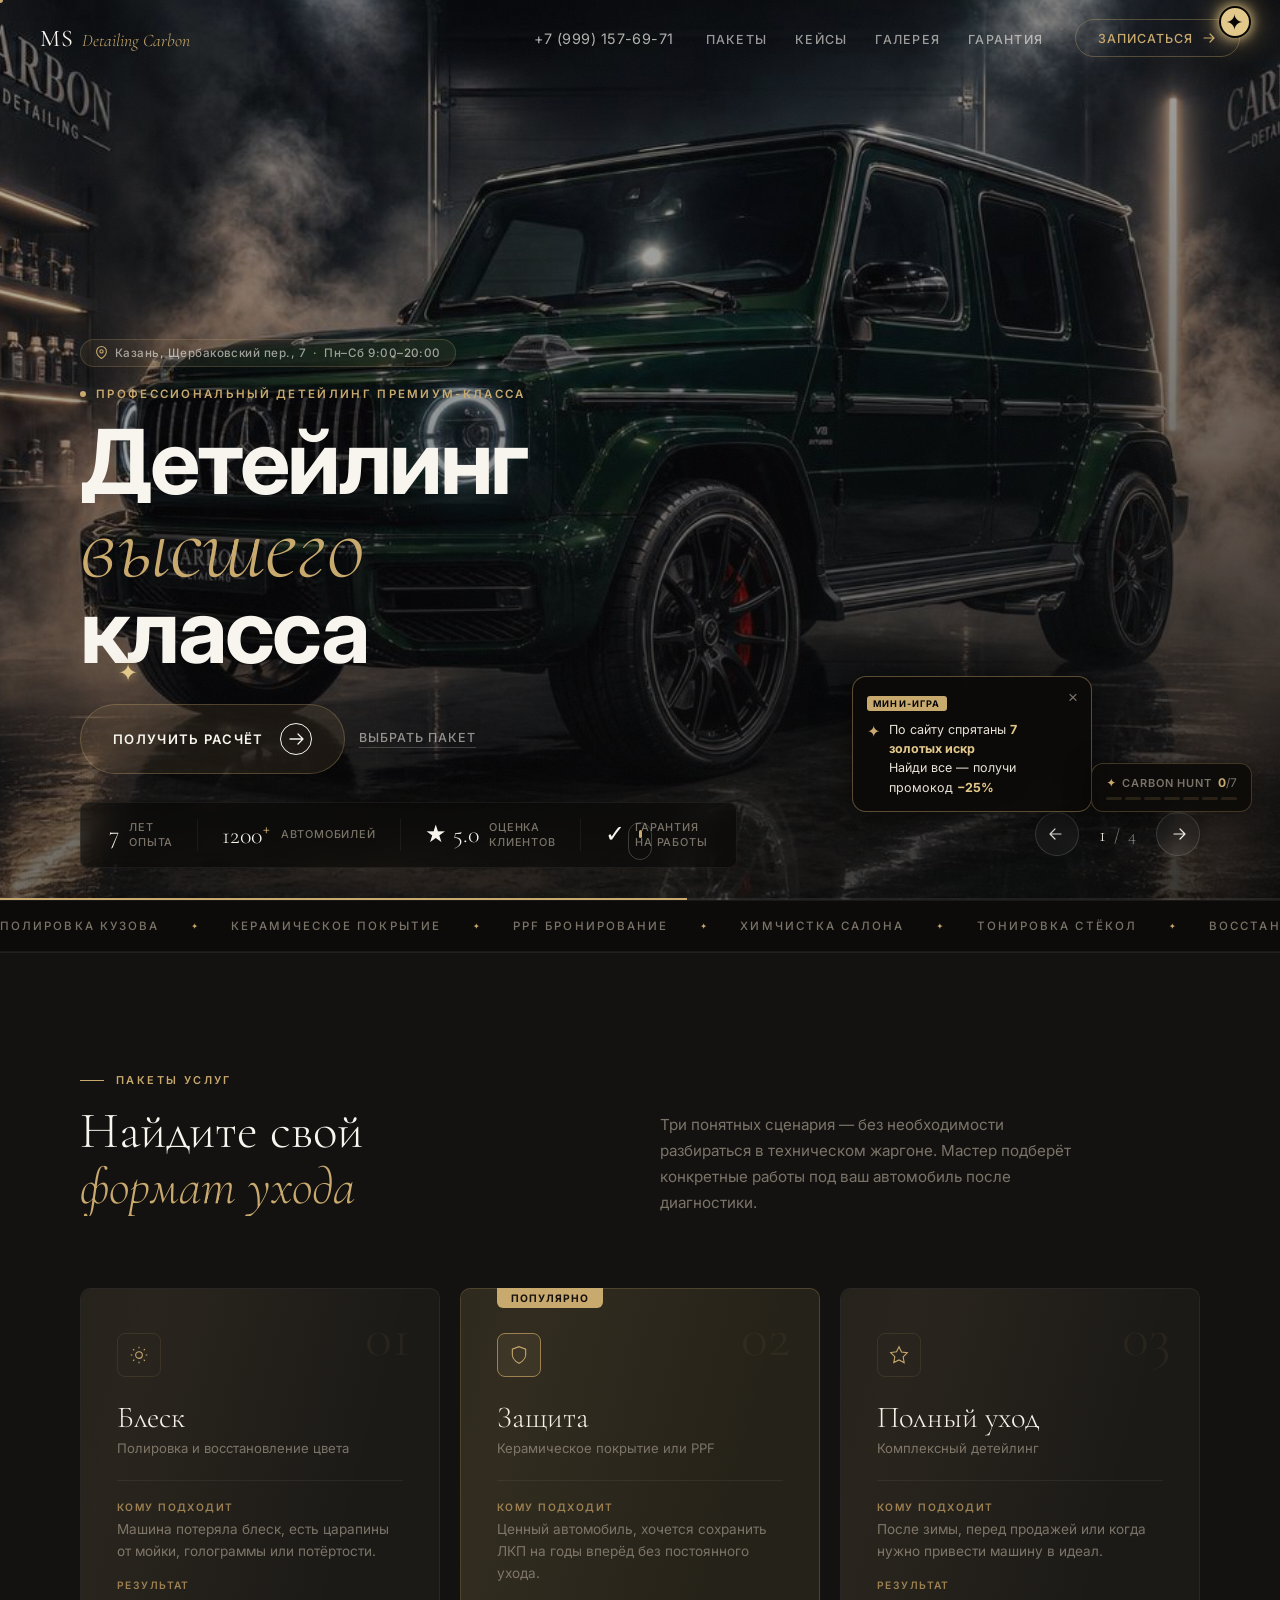
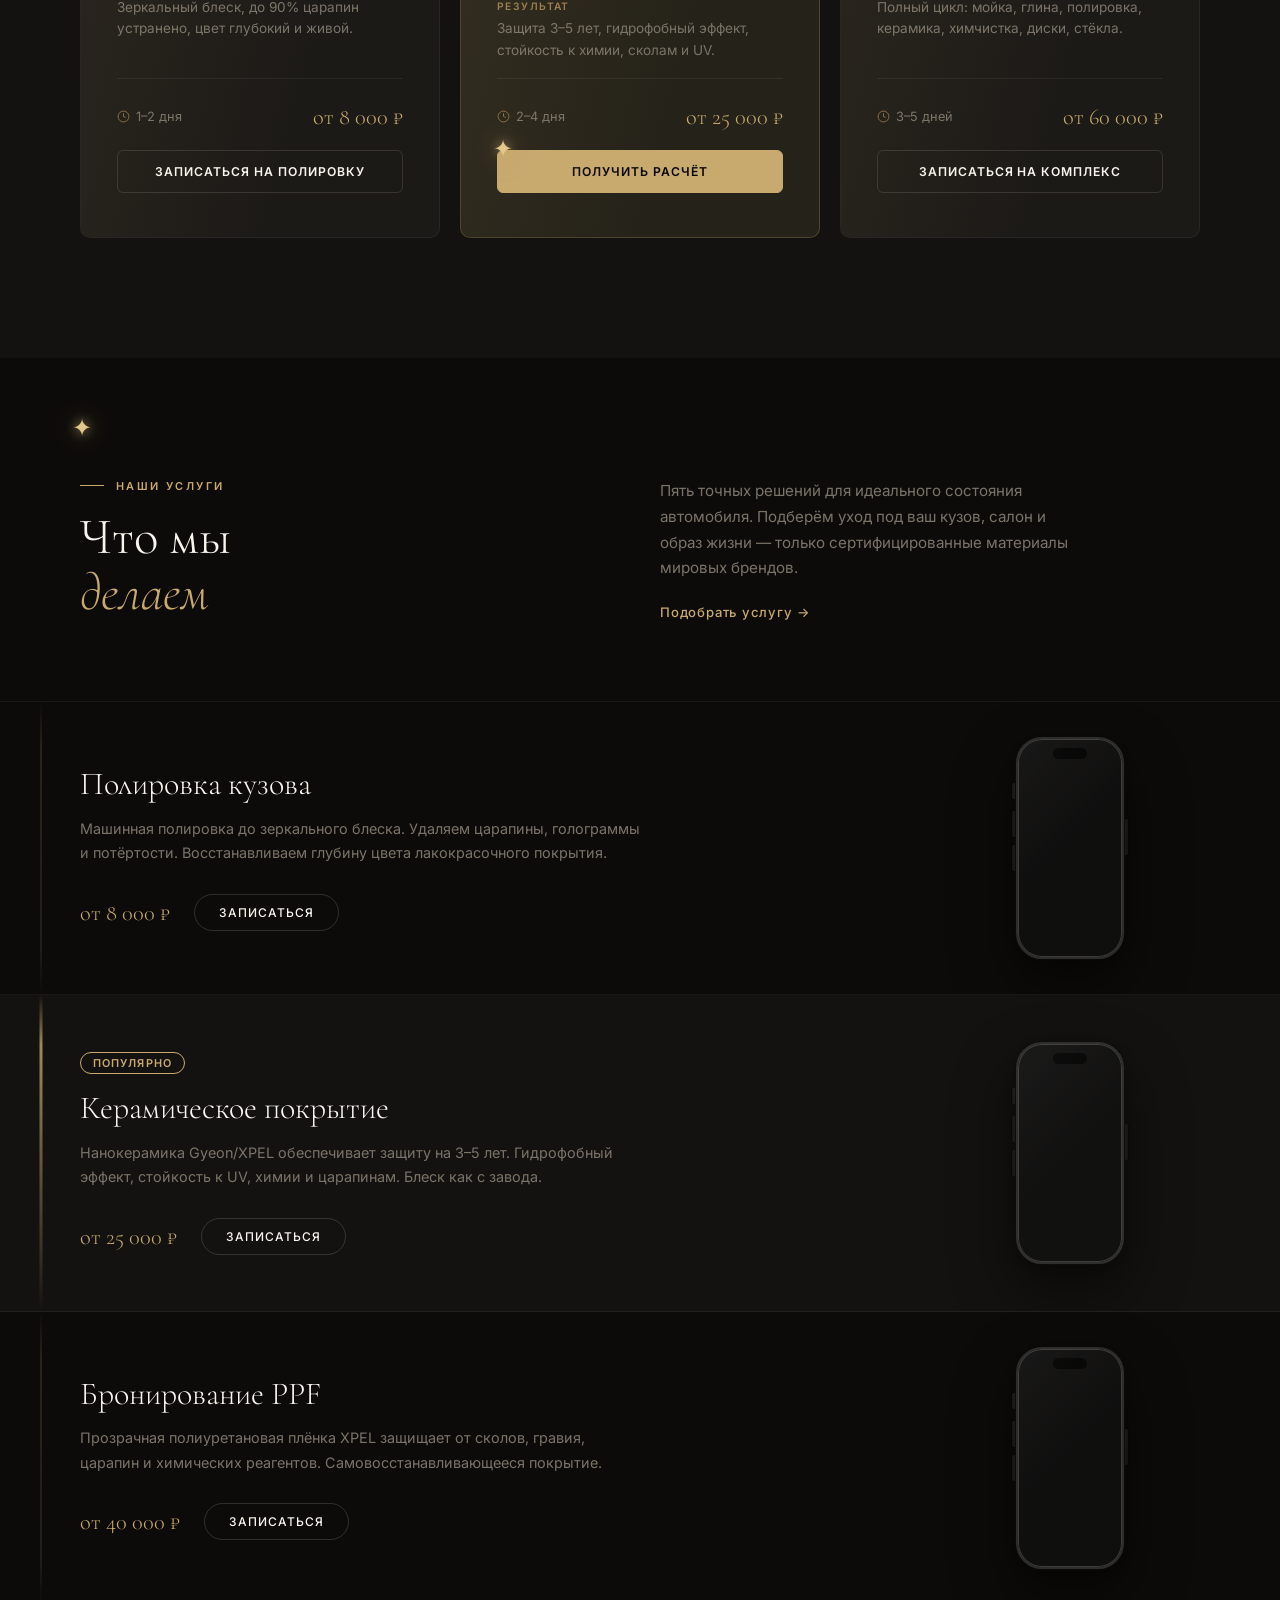
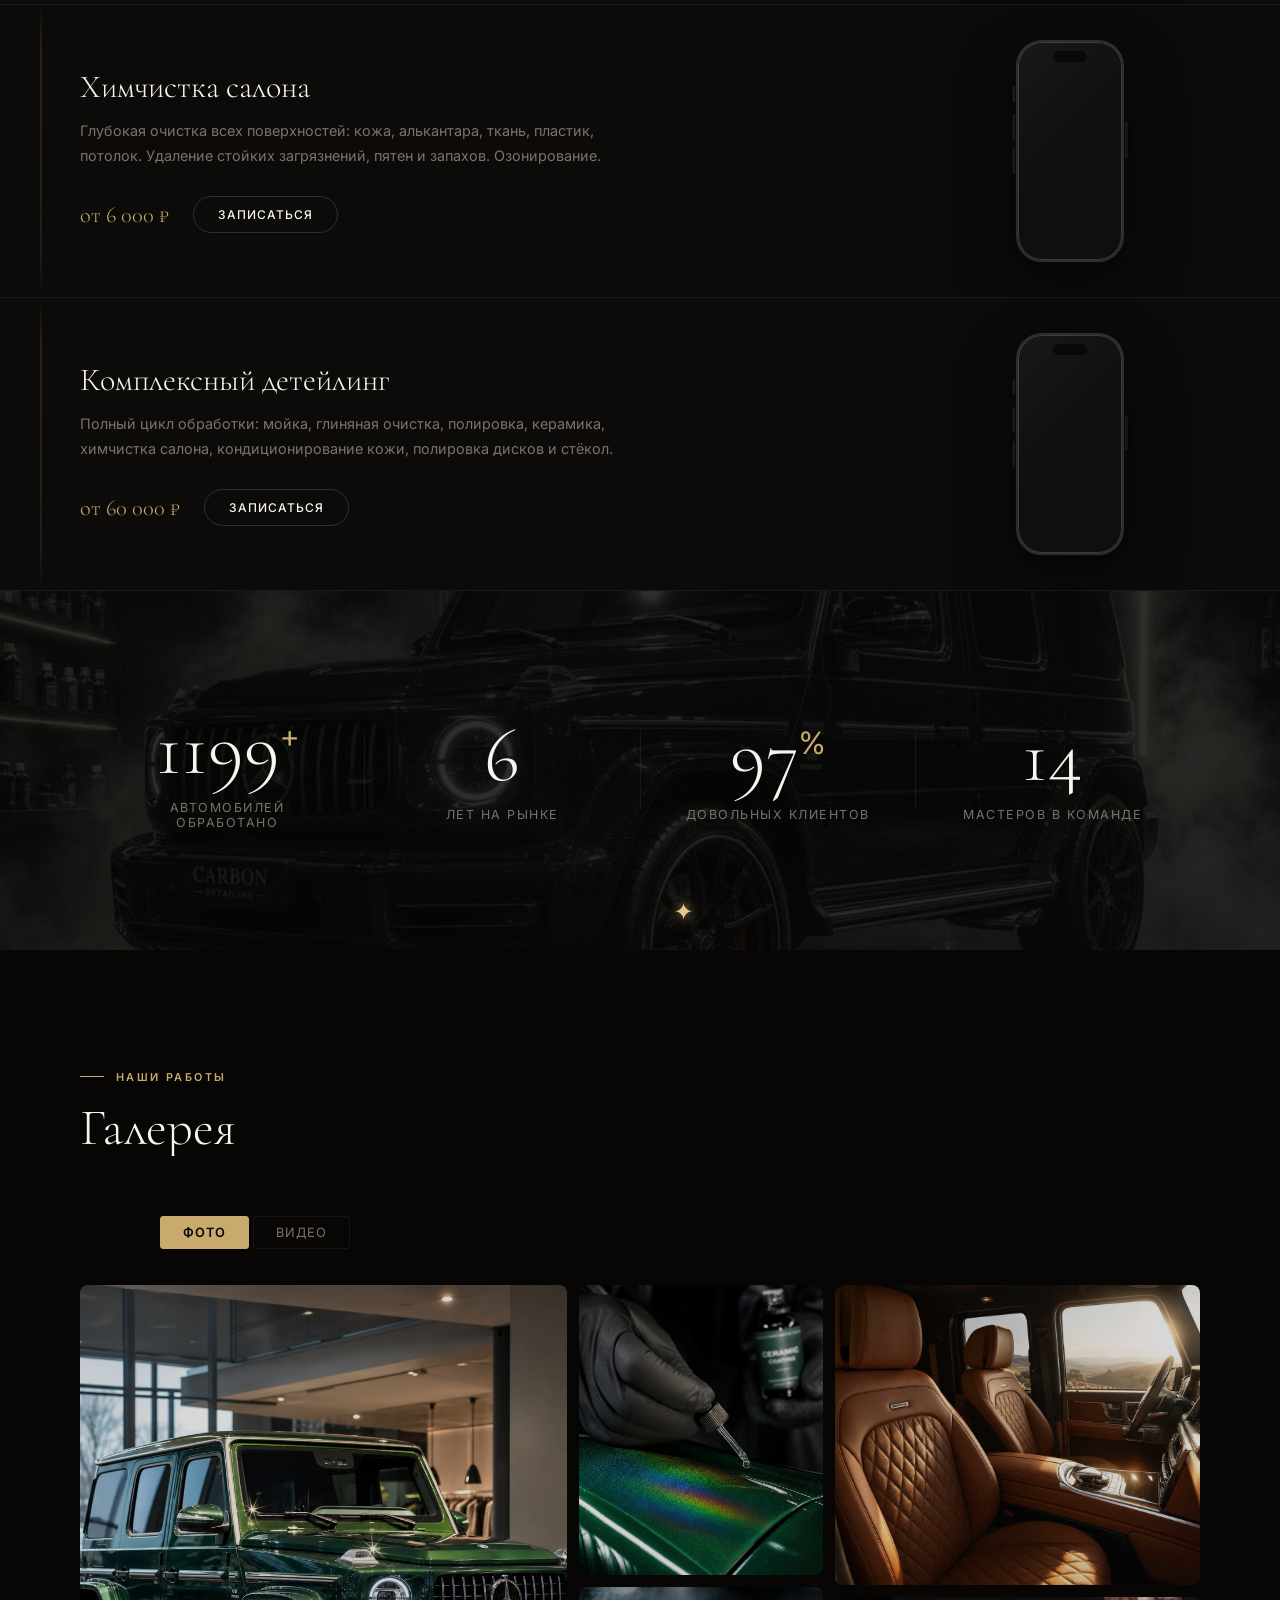
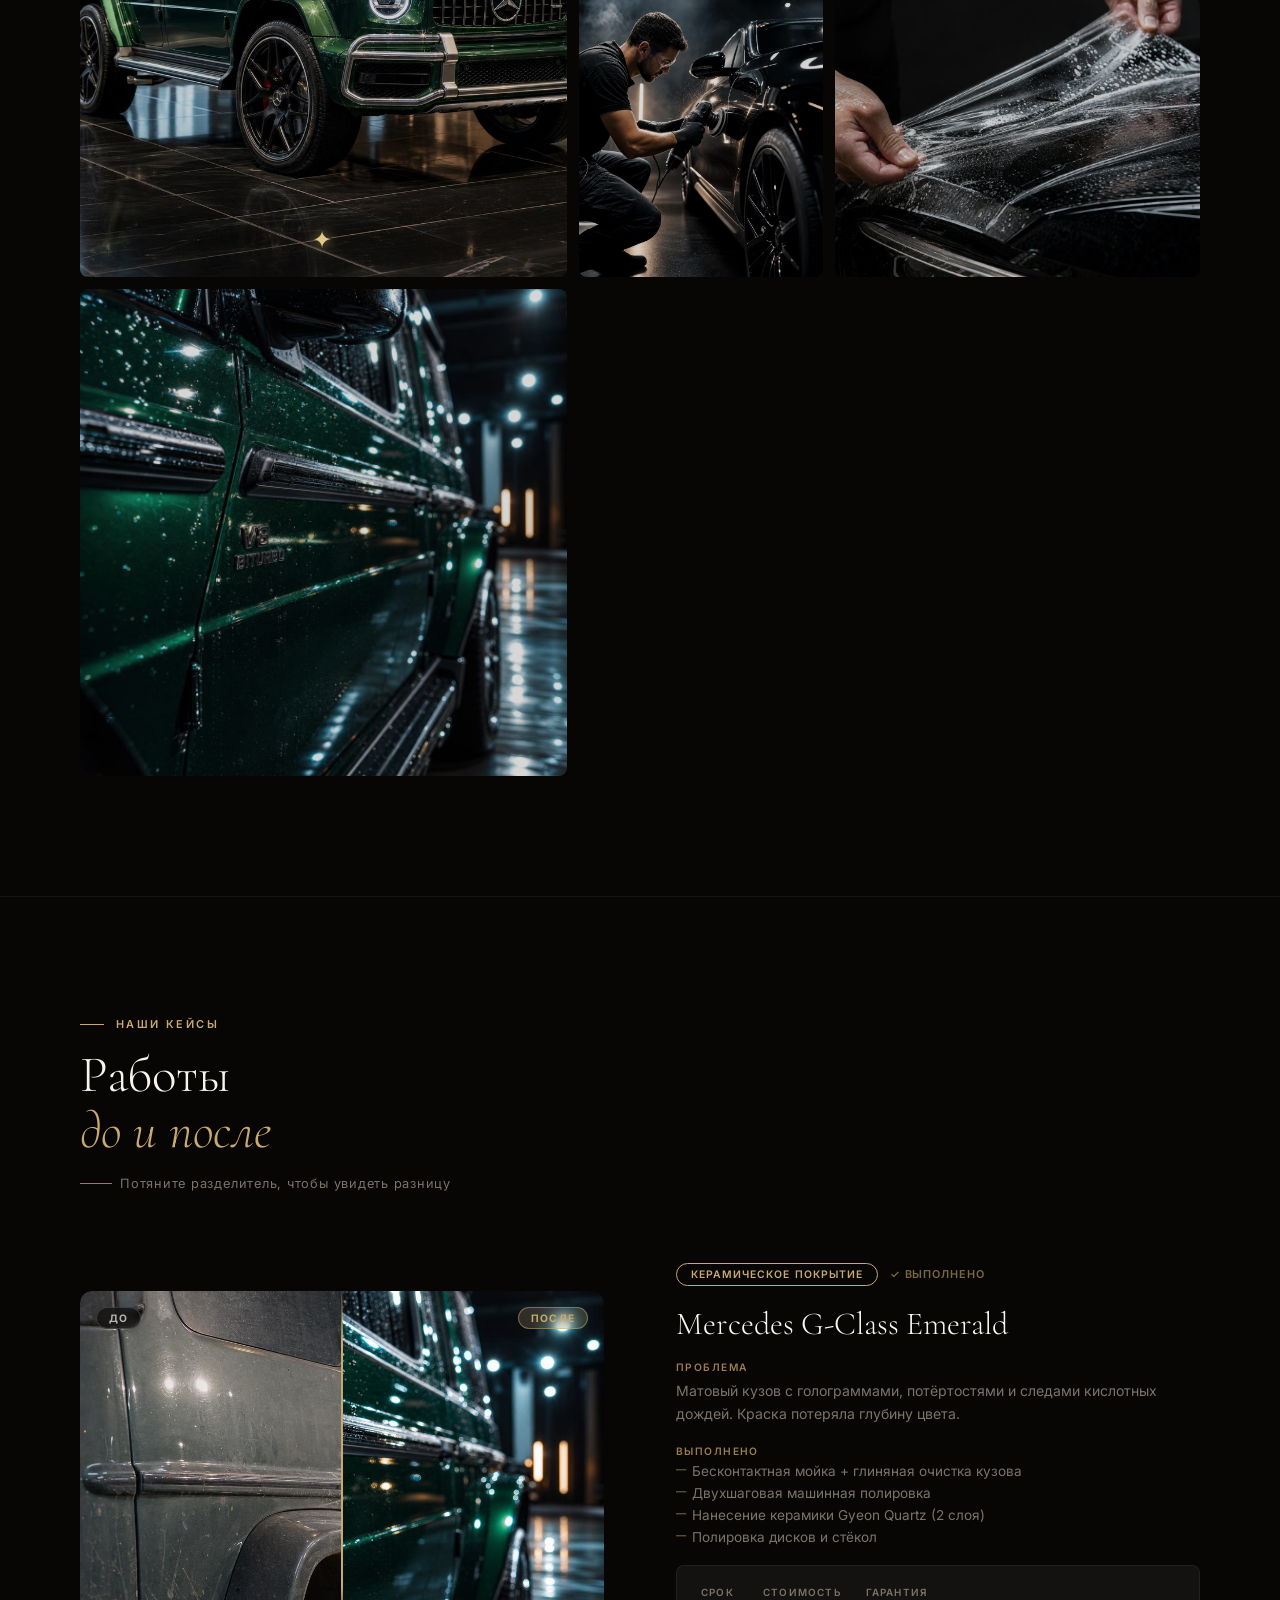
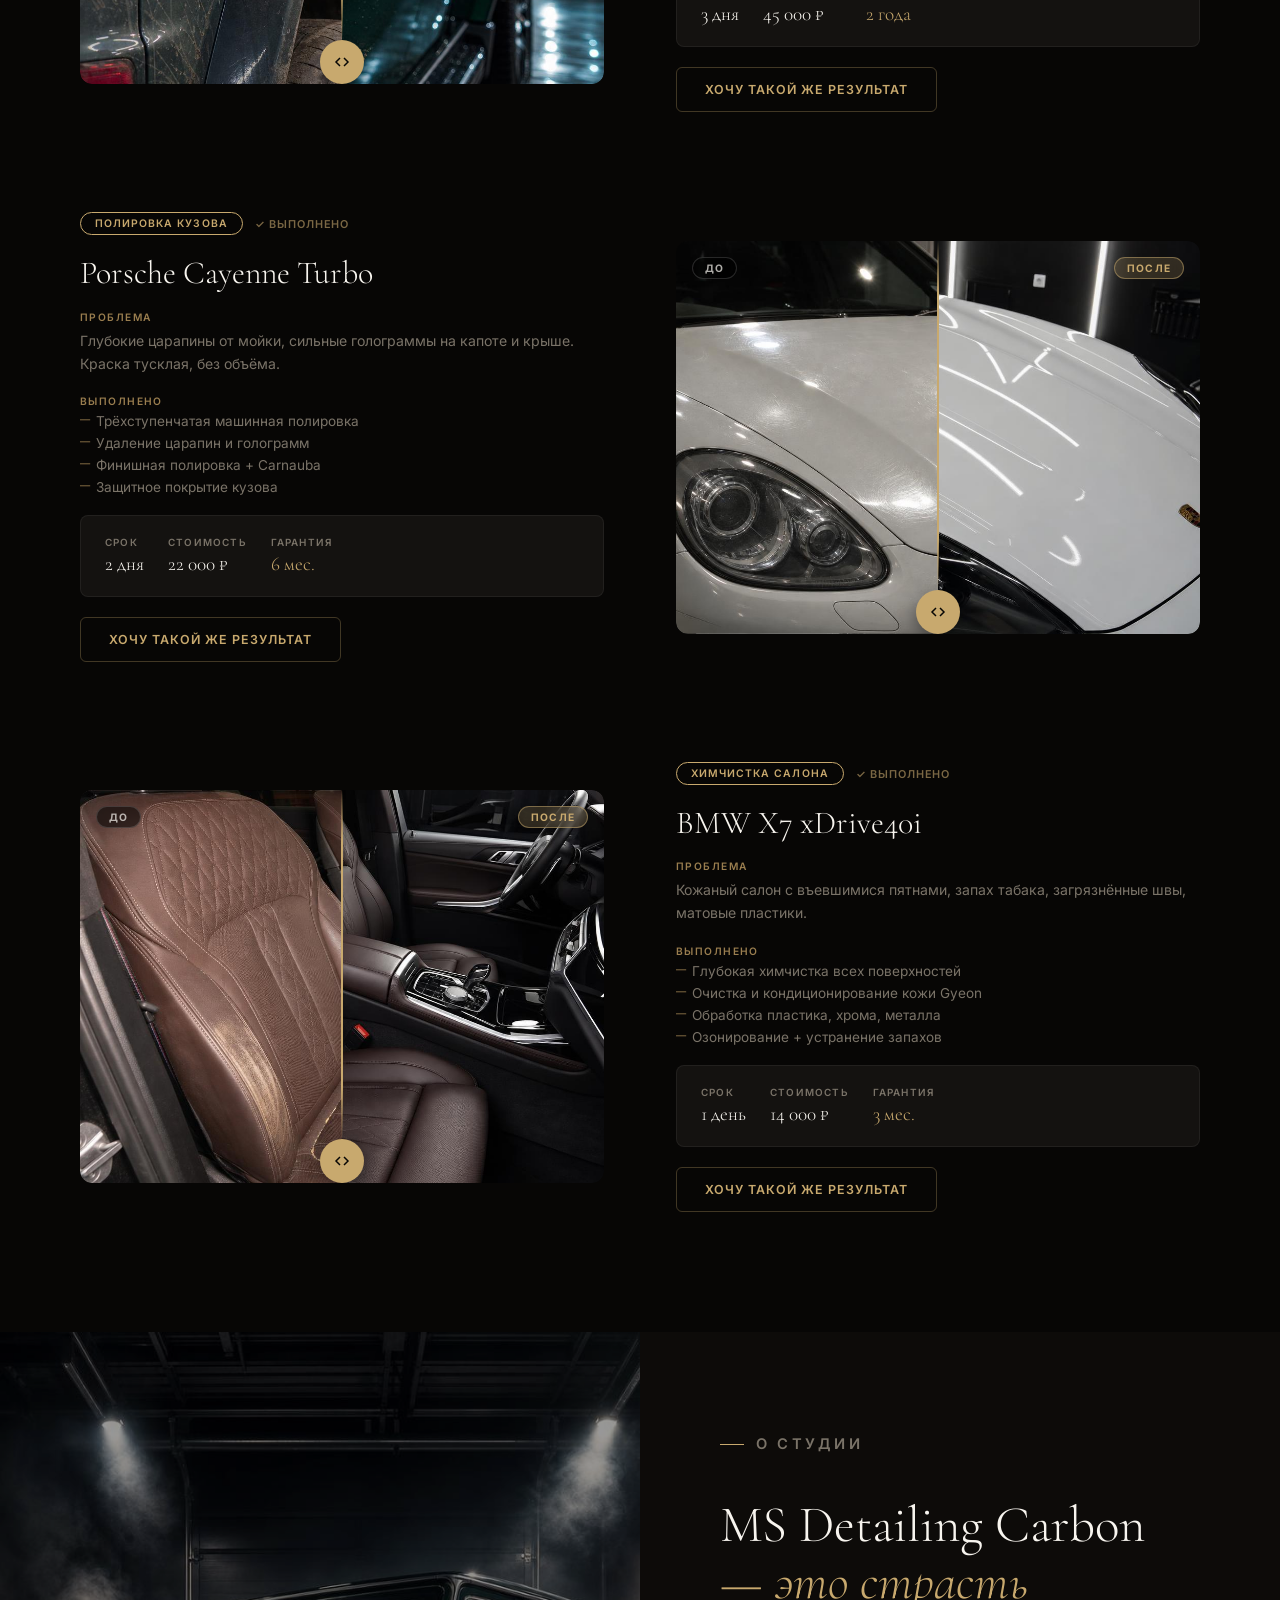
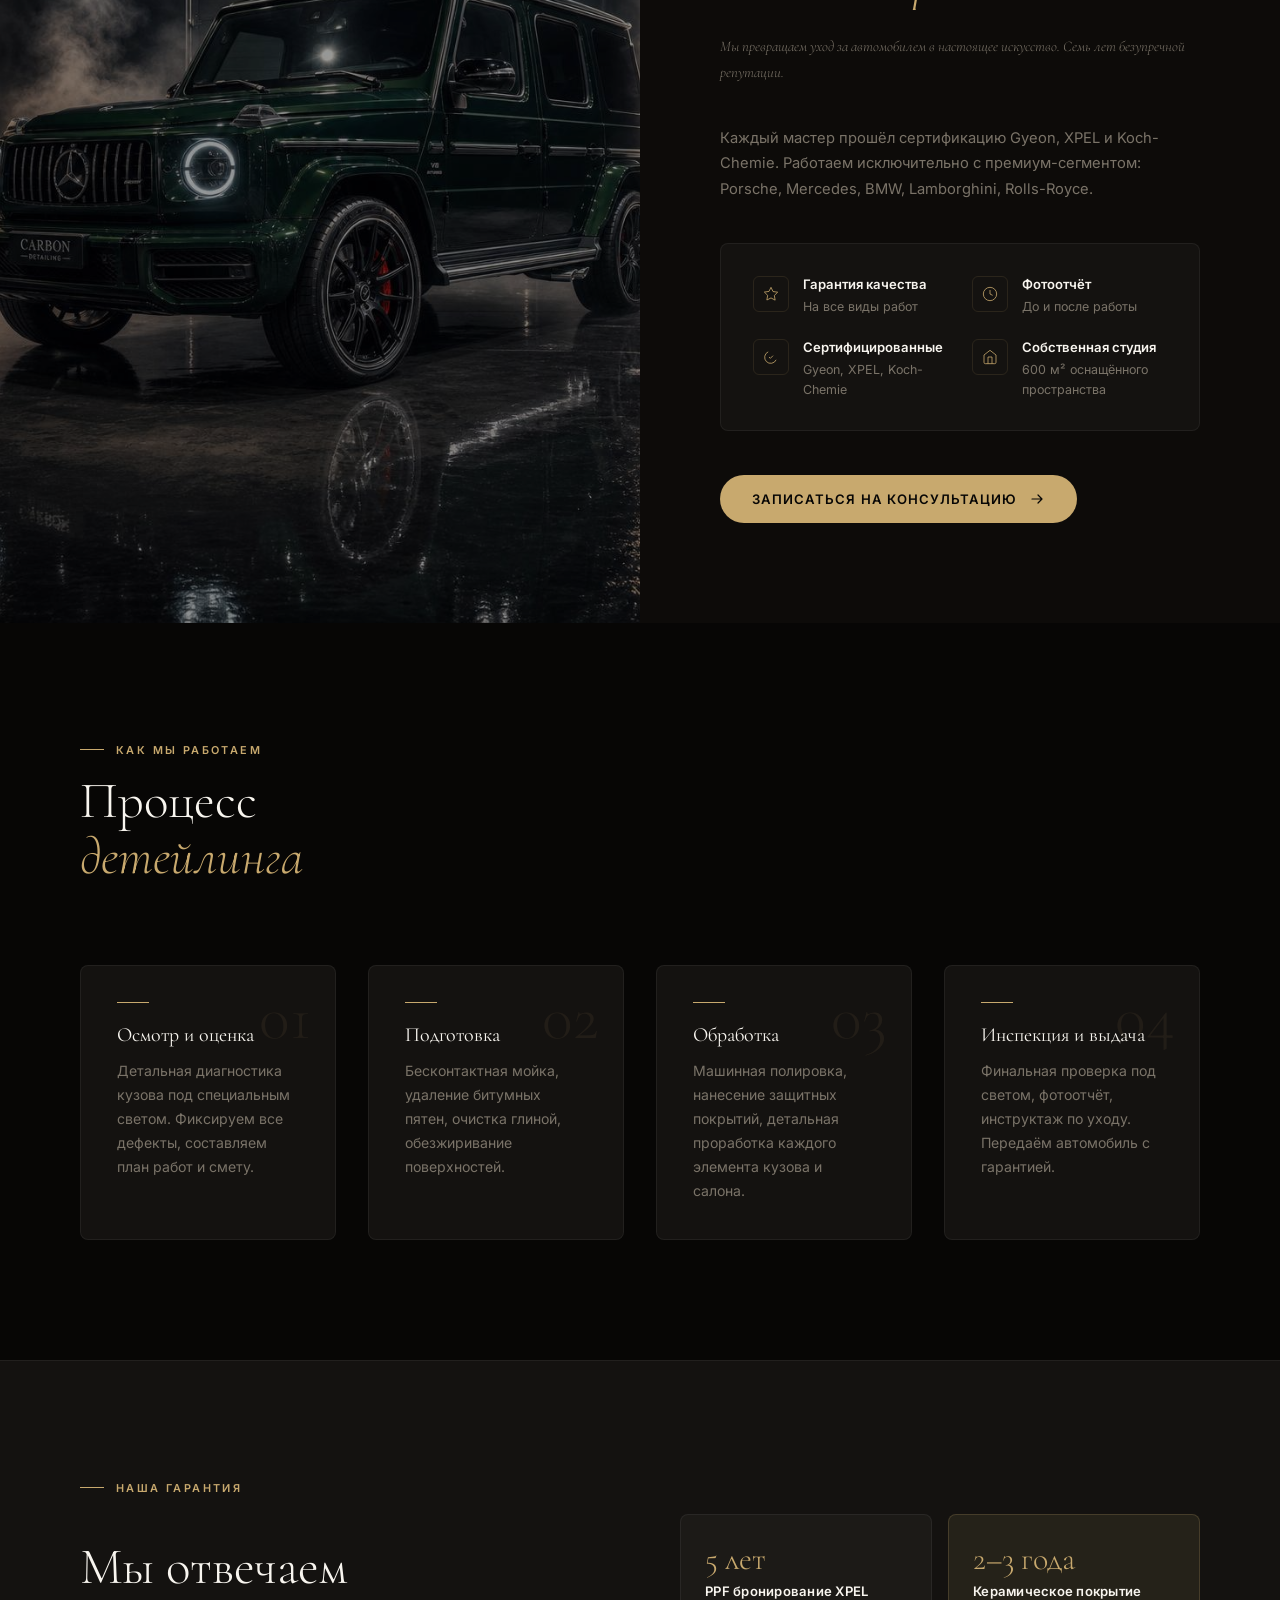
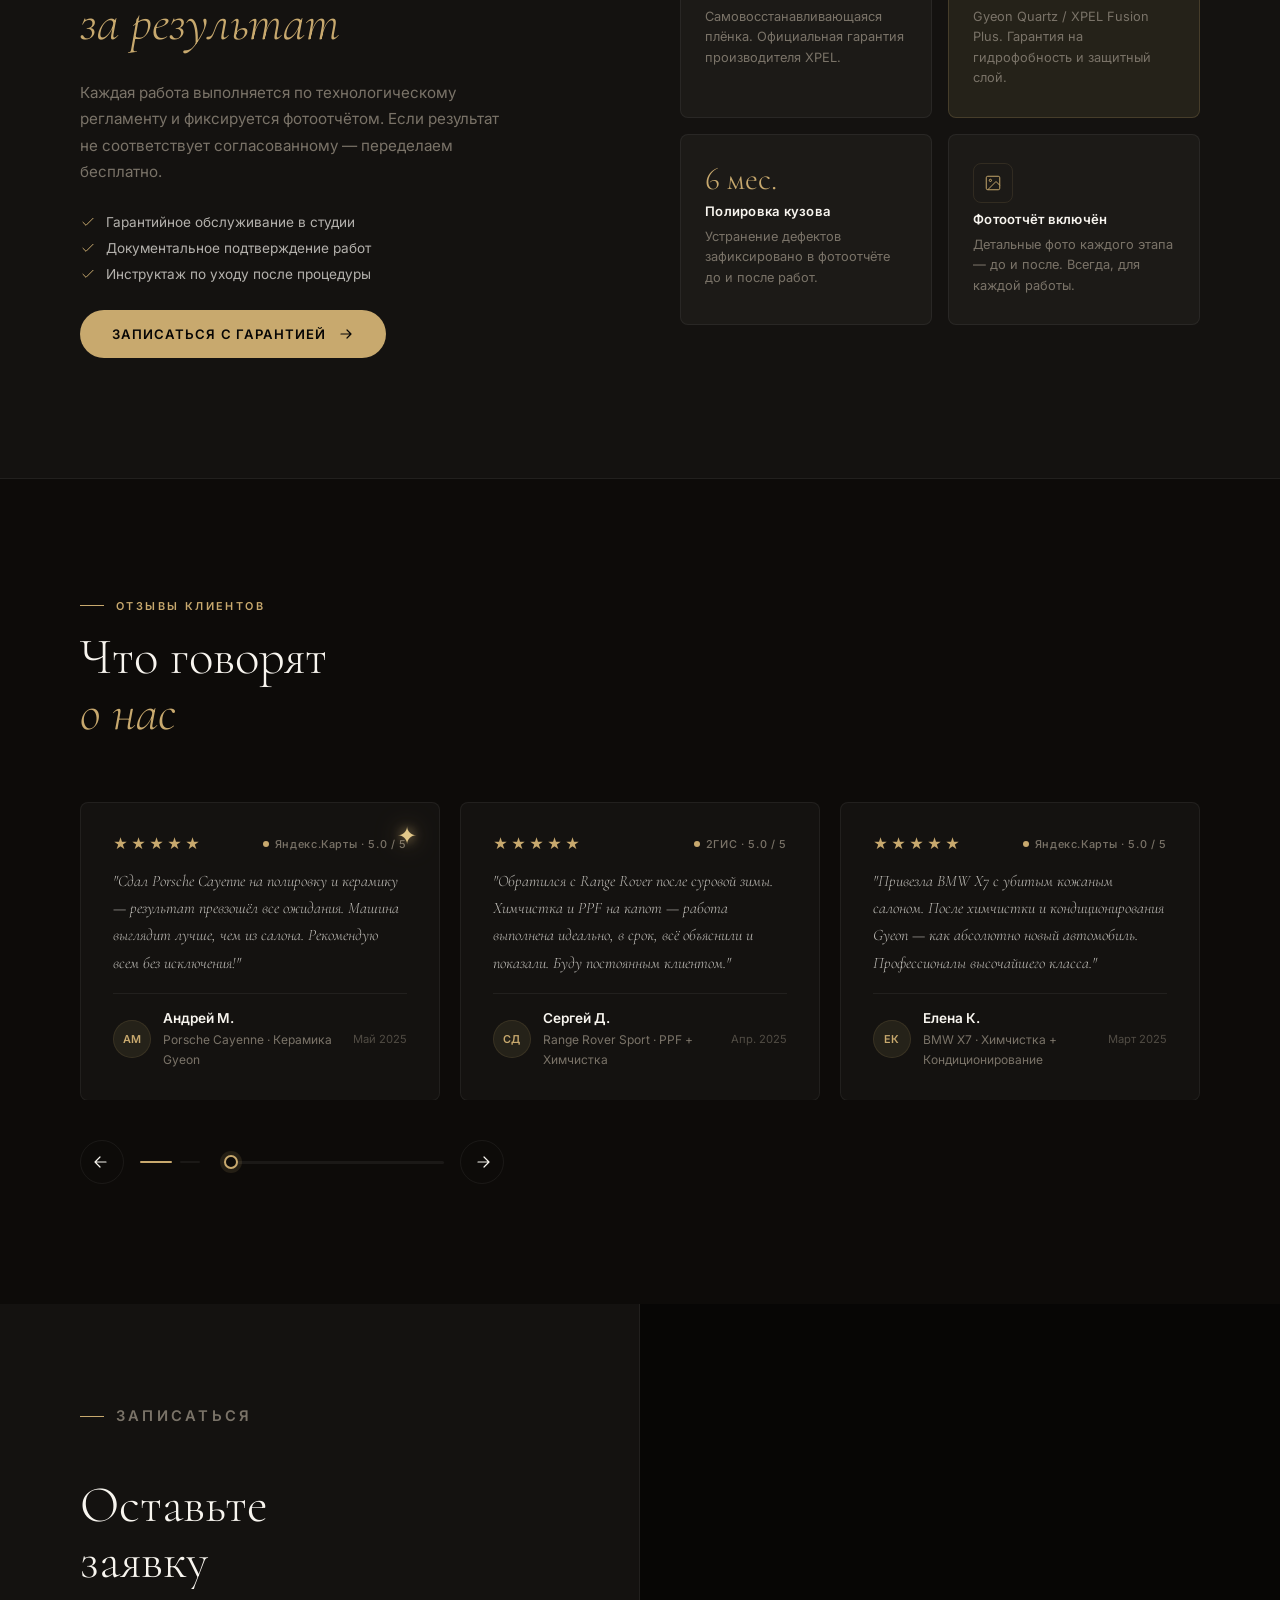
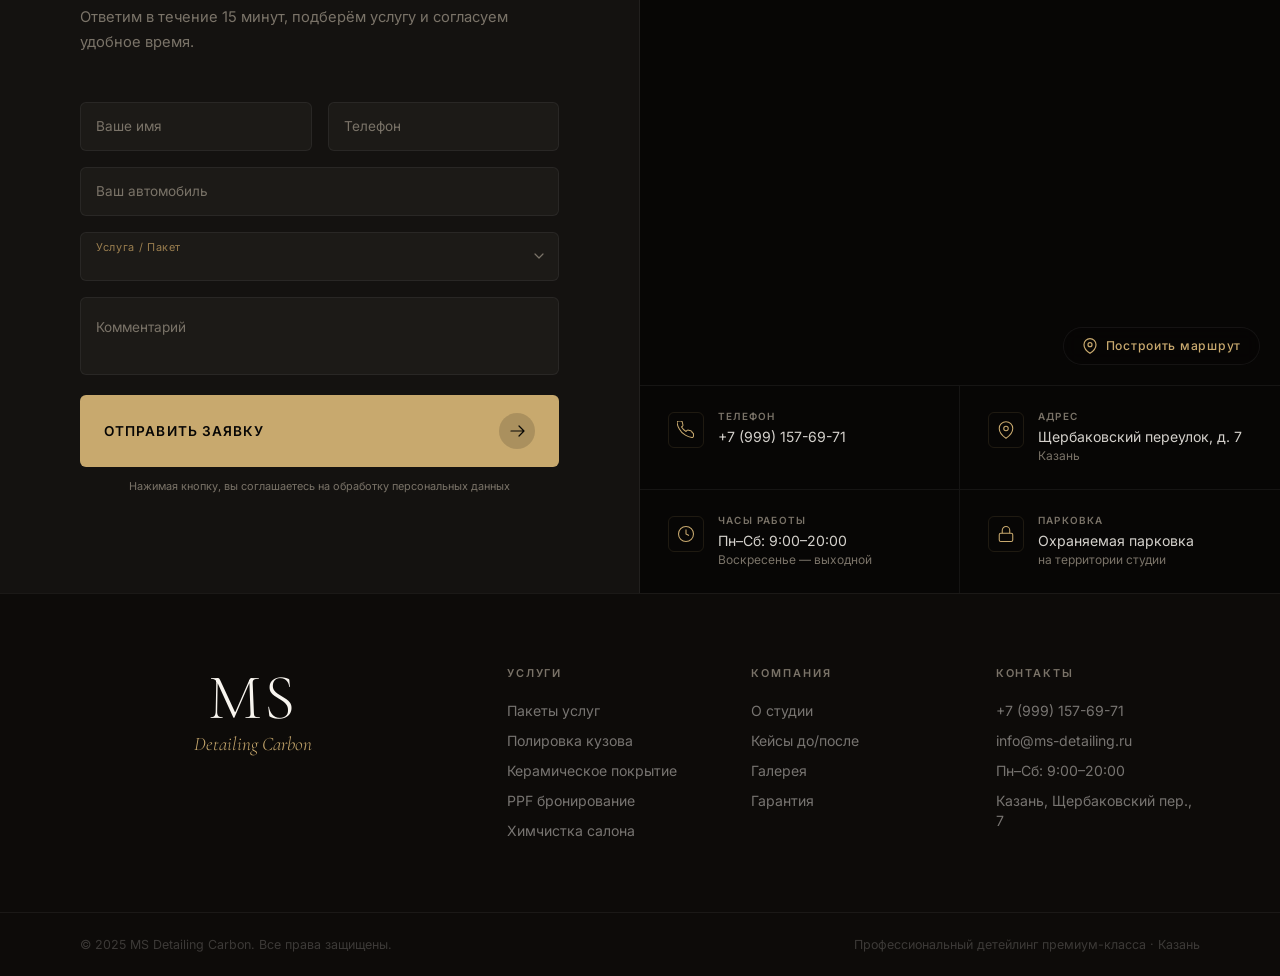
<file: index.html>
<!DOCTYPE html>
<html lang="ru">
<head>
  <meta charset="UTF-8" />
  <meta name="viewport" content="width=device-width, initial-scale=1.0" />
  <title>MS Detailing Carbon — Профессиональный детейлинг в Москве</title>
  <meta name="description" content="Премиум детейлинг в Казани: полировка, керамика, PPF, химчистка. Гарантия на все работы. 7 лет опыта, 1200+ автомобилей. Щербаковский пер., 7."/>
  <link rel="stylesheet" href="style.css" />
  <link rel="preconnect" href="https://fonts.googleapis.com" />
  <link href="https://fonts.googleapis.com/css2?family=Cormorant+Garamond:ital,wght@0,300;0,400;0,500;1,300;1,400&family=Inter:wght@300;400;500;600;700&display=swap" rel="stylesheet" />
</head>
<body>

  <!-- CUSTOM CURSOR -->
  <div class="cursor-dot" id="cursorDot"></div>
  <div class="cursor-ring" id="cursorRing"></div>

  <!-- CARBON HUNT: Floating UI -->
  <div class="carbon-hint" id="carbonHint">
    <div class="ch-game-tag">МИНИ-ИГРА</div>
    <div class="ch-body">
      <span class="ch-spark-icon">✦</span>
      <div class="ch-text">
        По сайту спрятаны <strong>7 золотых искр</strong><br/>
        Найди все — получи промокод <strong>−25%</strong>
      </div>
    </div>
    <button class="ch-close" id="carbonHintClose" aria-label="Закрыть">×</button>
  </div>

  <div class="carbon-hunt-tracker" id="carbonTracker">
    <div class="cht-row">
      <span class="cht-icon">✦</span>
      <span class="cht-title">Carbon Hunt</span>
      <span class="cht-score"><span id="carbonCount">0</span><span class="cht-of">/7</span></span>
    </div>
    <div class="cht-bar">
      <span class="cht-dot"></span>
      <span class="cht-dot"></span><span class="cht-dot"></span><span class="cht-dot"></span>
      <span class="cht-dot"></span><span class="cht-dot"></span><span class="cht-dot"></span>
    </div>
  </div>

  <div class="spark-toast" id="sparkToast"></div>

  <div class="carbon-modal" id="carbonModal" role="dialog" aria-modal="true">
    <div class="cm-backdrop" id="cmBackdrop"></div>
    <div class="cm-box">
      <div class="cm-celebration" aria-hidden="true">
        <span class="cm-orbit cm-orbit-a">✦</span>
        <span class="cm-orbit cm-orbit-b">✧</span>
        <span class="cm-orbit cm-orbit-c">✦</span>
        <span class="cm-burst cm-burst-a"></span>
        <span class="cm-burst cm-burst-b"></span>
        <span class="cm-burst cm-burst-c"></span>
      </div>
      <div class="cm-firework">✦ ✧ ✦ ✧ ✦</div>
      <h2 class="cm-title">Поздравляем!</h2>
      <p class="cm-desc">Вы нашли все 7 карбоновых искр и открыли главный бонус студии</p>
      <div class="cm-discount">−25%</div>
      <div class="cm-code-wrap">
        <span class="cm-code-label">Промокод</span>
        <span class="cm-code" id="cmCode">CARBON25</span>
        <button class="cm-copy" id="cmCopy">Скопировать</button>
      </div>
      <p class="cm-note">Назовите промокод при записи или введите в поле комментария к заявке</p>
      <a href="#contact" class="cm-cta" id="cmCta">Записаться со скидкой →</a>
      <button class="cm-close-btn" id="cmCloseBtn">Закрыть</button>
    </div>
  </div>

  <!-- LOADER -->
  <div class="loader" id="loader">
    <div class="loader-inner">
      <div class="loader-logo">MS</div>
      <div class="loader-line"><span></span></div>
    </div>
  </div>

  <!-- NAVIGATION -->
  <nav class="nav" id="nav">
    <div class="nav-inner">
      <a href="#" class="nav-logo" data-cursor="link">
        <span class="nav-logo-ms">MS</span>
        <span class="nav-logo-det">Detailing Carbon</span>
      </a>
      <div class="nav-center">
        <a href="tel:+79991576971" class="nav-phone" data-cursor="link">+7 (999) 157-69-71</a>
      </div>
      <div class="nav-right">
        <ul class="nav-links">
          <li><a href="#packages" data-cursor="link">Пакеты</a></li>
          <li><a href="#cases" data-cursor="link">Кейсы</a></li>
          <li><a href="#gallery" data-cursor="link">Галерея</a></li>
          <li><a href="#guarantee" data-cursor="link">Гарантия</a></li>
        </ul>
        <a href="#" class="nav-cta js-modal" data-cursor="link">
          <span>Записаться</span>
          <svg width="16" height="16" viewBox="0 0 16 16" fill="none"><path d="M3 8h10M9 4l4 4-4 4" stroke="currentColor" stroke-width="1.2" stroke-linecap="round" stroke-linejoin="round"/></svg>
          <!-- SPARK 7 -->
          <span class="carbon-spark" data-spark="7" title="Нашли искру!">✦</span>
        </a>
        <button class="nav-burger" id="burger" aria-label="Меню">
          <span></span><span></span>
        </button>
      </div>
    </div>
  </nav>

  <!-- MOBILE MENU -->
  <div class="mobile-menu" id="mobileMenu">
    <div class="mm-inner">
      <ul>
        <li><a href="#packages" class="mm-link">Пакеты</a></li>
        <li><a href="#cases" class="mm-link">Кейсы</a></li>
        <li><a href="#gallery" class="mm-link">Галерея</a></li>
        <li><a href="#guarantee" class="mm-link">Гарантия</a></li>
        <li><a href="#contact" class="mm-link">Контакты</a></li>
        <li><a href="#" class="mm-link js-modal">Записаться</a></li>
      </ul>
      <div class="mm-footer">
        <a href="tel:+79991576971">+7 (999) 157-69-71</a>
        <p>Пн–Сб: 9:00–20:00</p>
      </div>
    </div>
  </div>

  <!-- HERO -->
  <section class="hero" id="hero">
    <div class="hero-track" id="heroTrack">
      <div class="hero-slide active" data-index="0">
        <div class="slide-bg" style="background-image:url('assets/studio-wide.jpg')"></div>
        <div class="slide-overlay"></div>
      </div>
      <div class="hero-slide" data-index="1">
        <div class="slide-bg" style="background-image:url('assets/gwagon-front.jpg')"></div>
        <div class="slide-overlay"></div>
      </div>
      <div class="hero-slide" data-index="2">
        <div class="slide-bg" style="background-image:url('assets/gwagon-body.jpg')"></div>
        <div class="slide-overlay"></div>
      </div>
      <div class="hero-slide" data-index="3">
        <div class="slide-bg" style="background-image:url('assets/gwagon-interior.jpg')"></div>
        <div class="slide-overlay"></div>
      </div>
    </div>
    <div class="hero-grain"></div>

    <div class="hero-content">
      <!-- Offer chip -->
      <div class="hero-offer-chip">
        <svg width="13" height="13" viewBox="0 0 24 24" fill="none" stroke="currentColor" stroke-width="2"><path d="M21 10c0 7-9 13-9 13s-9-6-9-13a9 9 0 0118 0z"/><circle cx="12" cy="10" r="3"/></svg>
        Казань, Щербаковский пер., 7 &nbsp;·&nbsp; Пн–Сб 9:00–20:00
      </div>

      <div class="hero-tag">
        <div class="tag-dot"></div>
        <span>Профессиональный детейлинг премиум-класса</span>
      </div>

      <h1 class="hero-title">
        <span class="title-line"><span class="title-word">Детейлинг</span></span>
        <span class="title-line"><span class="title-word italic">высшего</span></span>
        <span class="title-line"><span class="title-word">класса</span></span>
      </h1>

      <div class="hero-bottom">

        <div class="hero-ctas">
          <a href="#" class="hero-cta js-modal" data-cursor="link">
            <span>Получить расчёт</span>
            <div class="cta-arrow">
              <svg width="20" height="20" viewBox="0 0 20 20" fill="none"><path d="M4 10h12M12 5l5 5-5 5" stroke="currentColor" stroke-width="1.3" stroke-linecap="round" stroke-linejoin="round"/></svg>
            </div>
          </a>
          <a href="#packages" class="hero-cta-outline" data-cursor="link">Выбрать пакет</a>
        </div>
      </div>

      <!-- Trust bar -->
      <div class="hero-trust">
        <div class="ht-item">
          <span class="ht-num">7</span>
          <span class="ht-txt">лет<br/>опыта</span>
        </div>
        <div class="ht-sep"></div>
        <div class="ht-item">
          <span class="ht-num">1200<sup>+</sup></span>
          <span class="ht-txt">авто­мобилей</span>
        </div>
        <div class="ht-sep"></div>
        <div class="ht-item">
          <span class="ht-num">★ 5.0</span>
          <span class="ht-txt">оценка<br/>клиентов</span>
        </div>
        <div class="ht-sep"></div>
        <div class="ht-item">
          <span class="ht-num">✓</span>
          <span class="ht-txt">Гарантия<br/>на работы</span>
        </div>
      </div>
    </div>

    <div class="hero-controls">
      <button class="slide-prev" id="slidePrev" data-cursor="link" aria-label="Назад">
        <svg width="20" height="20" viewBox="0 0 20 20" fill="none"><path d="M14 10H4M8 5 3 10l5 5" stroke="currentColor" stroke-width="1.2" stroke-linecap="round" stroke-linejoin="round"/></svg>
      </button>
      <div class="slide-counter">
        <span class="slide-current" id="slideCurrentNum">1</span>
        <span class="slide-sep">/</span>
        <span class="slide-total">4</span>
      </div>
      <button class="slide-next" id="slideNext" data-cursor="link" aria-label="Вперёд">
        <svg width="20" height="20" viewBox="0 0 20 20" fill="none"><path d="M6 10h10M12 5l5 5-5 5" stroke="currentColor" stroke-width="1.2" stroke-linecap="round" stroke-linejoin="round"/></svg>
      </button>
    </div>
    <div class="hero-progress">
      <div class="hero-progress-bar" id="heroProgressBar"></div>
    </div>
    <div class="hero-scroll">
      <div class="scroll-mouse"><div class="scroll-wheel"></div></div>
    </div>
    <!-- SPARK 1 -->
    <div class="carbon-spark" data-spark="1" title="Нашли искру!">✦</div>
  </section>

  <!-- MARQUEE -->
  <div class="marquee-section">
    <div class="marquee-track" id="marqueeTrack">
      <div class="marquee-inner">
        <span>Полировка кузова</span><span class="marquee-dot">✦</span>
        <span>Керамическое покрытие</span><span class="marquee-dot">✦</span>
        <span>PPF бронирование</span><span class="marquee-dot">✦</span>
        <span>Химчистка салона</span><span class="marquee-dot">✦</span>
        <span>Тонировка стёкол</span><span class="marquee-dot">✦</span>
        <span>Восстановление фар</span><span class="marquee-dot">✦</span>
        <span>Детейлинг двигателя</span><span class="marquee-dot">✦</span>
        <span>Полировка кузова</span><span class="marquee-dot">✦</span>
        <span>Керамическое покрытие</span><span class="marquee-dot">✦</span>
        <span>PPF бронирование</span><span class="marquee-dot">✦</span>
        <span>Химчистка салона</span><span class="marquee-dot">✦</span>
        <span>Тонировка стёкол</span><span class="marquee-dot">✦</span>
        <span>Восстановление фар</span><span class="marquee-dot">✦</span>
        <span>Детейлинг двигателя</span><span class="marquee-dot">✦</span>
      </div>
    </div>
  </div>

  <!-- ═══════════════════════════════════ PACKAGES ═══════════════════════════════════ -->
  <section class="packages-section" id="packages">
    <div class="packages-header">
      <div class="ph-left">
        <p class="eyebrow">Пакеты услуг</p>
        <h2 class="section-title split-text">Найдите свой<br/><em>формат ухода</em></h2>
      </div>
      <div class="ph-right">
        <p>Три понятных сценария — без необходимости разбираться в техническом жаргоне. Мастер подберёт конкретные работы под ваш автомобиль после диагностики.</p>
      </div>
    </div>

    <div class="packages-grid">

      <div class="pkg-card reveal-up">
        <div class="pkg-num">01</div>
        <div class="pkg-icon">
          <svg viewBox="0 0 24 24" fill="none" stroke="currentColor" stroke-width="1.3"><circle cx="12" cy="12" r="4"/><path d="M12 2v2M12 20v2M4.93 4.93l1.41 1.41M17.66 17.66l1.41 1.41M2 12h2M20 12h2M6.34 17.66l-1.41 1.41M19.07 4.93l-1.41 1.41"/></svg>
        </div>
        <h3>Блеск</h3>
        <p class="pkg-subtitle">Полировка и восстановление цвета</p>
        <div class="pkg-divider"></div>
        <div class="pkg-detail">
          <span class="pkg-detail-label">Кому подходит</span>
          <p>Машина потеряла блеск, есть царапины от мойки, голограммы или потёртости.</p>
        </div>
        <div class="pkg-detail">
          <span class="pkg-detail-label">Результат</span>
          <p>Зеркальный блеск, до 90% царапин устранено, цвет глубокий и живой.</p>
        </div>
        <div class="pkg-footer">
          <div class="pkg-duration">
            <svg viewBox="0 0 24 24" fill="none" stroke="currentColor" stroke-width="1.5" width="13" height="13"><circle cx="12" cy="12" r="10"/><path d="M12 6v6l4 2"/></svg>
            1–2 дня
          </div>
          <div class="pkg-price">от 8 000 ₽</div>
        </div>
        <a href="#" class="pkg-cta js-modal" data-cursor="link">Записаться на полировку</a>
      </div>

      <div class="pkg-card pkg-featured reveal-up" data-delay="80">
        <div class="pkg-badge">Популярно</div>
        <div class="pkg-num">02</div>
        <div class="pkg-icon">
          <svg viewBox="0 0 24 24" fill="none" stroke="currentColor" stroke-width="1.3"><path d="M12 22s8-4 8-10V5l-8-3-8 3v7c0 6 8 10 8 10z"/></svg>
        </div>
        <h3>Защита</h3>
        <p class="pkg-subtitle">Керамическое покрытие или PPF</p>
        <div class="pkg-divider"></div>
        <div class="pkg-detail">
          <span class="pkg-detail-label">Кому подходит</span>
          <p>Ценный автомобиль, хочется сохранить ЛКП на годы вперёд без постоянного ухода.</p>
        </div>
        <div class="pkg-detail">
          <span class="pkg-detail-label">Результат</span>
          <p>Защита 3–5 лет, гидрофобный эффект, стойкость к химии, сколам и UV.</p>
        </div>
        <div class="pkg-footer">
          <div class="pkg-duration">
            <svg viewBox="0 0 24 24" fill="none" stroke="currentColor" stroke-width="1.5" width="13" height="13"><circle cx="12" cy="12" r="10"/><path d="M12 6v6l4 2"/></svg>
            2–4 дня
          </div>
          <div class="pkg-price">от 25 000 ₽</div>
        </div>
        <a href="#" class="pkg-cta pkg-cta-gold js-modal" data-cursor="link">Получить расчёт</a>
        <!-- SPARK 2 -->
        <div class="carbon-spark" data-spark="2" title="Нашли искру!">✦</div>
      </div>

      <div class="pkg-card reveal-up" data-delay="160">
        <div class="pkg-num">03</div>
        <div class="pkg-icon">
          <svg viewBox="0 0 24 24" fill="none" stroke="currentColor" stroke-width="1.3"><path d="M12 2l3 6.3 7 1-5 4.9 1.2 7-6.2-3.3L5.8 21 7 14l-5-4.9 7-1z"/></svg>
        </div>
        <h3>Полный уход</h3>
        <p class="pkg-subtitle">Комплексный детейлинг</p>
        <div class="pkg-divider"></div>
        <div class="pkg-detail">
          <span class="pkg-detail-label">Кому подходит</span>
          <p>После зимы, перед продажей или когда нужно привести машину в идеал.</p>
        </div>
        <div class="pkg-detail">
          <span class="pkg-detail-label">Результат</span>
          <p>Полный цикл: мойка, глина, полировка, керамика, химчистка, диски, стёкла.</p>
        </div>
        <div class="pkg-footer">
          <div class="pkg-duration">
            <svg viewBox="0 0 24 24" fill="none" stroke="currentColor" stroke-width="1.5" width="13" height="13"><circle cx="12" cy="12" r="10"/><path d="M12 6v6l4 2"/></svg>
            3–5 дней
          </div>
          <div class="pkg-price">от 60 000 ₽</div>
        </div>
        <a href="#" class="pkg-cta js-modal" data-cursor="link">Записаться на комплекс</a>
      </div>

    </div>
  </section>

  <!-- SERVICES -->
  <section class="services" id="services">
    <div class="services-header">
      <div class="sh-left">
        <p class="eyebrow">Наши услуги</p>
        <h2 class="section-title split-text">Что мы<br/><em>делаем</em></h2>
      </div>
      <div class="sh-right">
        <p>Пять точных решений для идеального состояния автомобиля. Подберём уход под ваш кузов, салон и образ жизни — только сертифицированные материалы мировых брендов.</p>
        <a href="#contact" class="text-link" data-cursor="link">Подобрать услугу →</a>
      </div>
    </div>
    <div class="services-list">

      <div class="service-item" data-cursor="drag">
        <div class="si-body">
          <div class="si-text">
            <h3>Полировка кузова</h3>
            <p>Машинная полировка до зеркального блеска. Удаляем царапины, голограммы и потёртости. Восстанавливаем глубину цвета лакокрасочного покрытия.</p>
            <div class="si-meta">
              <span class="si-price">от 8 000 ₽</span>
              <a href="#" class="si-btn js-modal" data-cursor="link">Записаться</a>
            </div>
          </div>
          <div class="si-img si-img--phone">
            <div class="iphone-wrap">
              <div class="iphone-btn-silent"></div>
              <div class="iphone-btn-vol-up"></div>
              <div class="iphone-btn-vol-down"></div>
              <div class="iphone-btn-power"></div>
              <div class="iphone-frame">
                <video autoplay loop muted playsinline preload="auto">
                  <source src="assets/polirovka.mp4" type="video/mp4"/>
                </video>
              </div>
            </div>
          </div>
        </div>
      </div>

      <div class="service-item featured-service" data-cursor="drag">
        <div class="si-body">
          <div class="si-text">
            <div class="si-badge">Популярно</div>
            <h3>Керамическое покрытие</h3>
            <p>Нанокерамика Gyeon/XPEL обеспечивает защиту на 3–5 лет. Гидрофобный эффект, стойкость к UV, химии и царапинам. Блеск как с завода.</p>
            <div class="si-meta">
              <span class="si-price">от 25 000 ₽</span>
              <a href="#" class="si-btn js-modal" data-cursor="link">Записаться</a>
            </div>
          </div>
          <div class="si-img si-img--phone">
            <div class="iphone-wrap">
              <div class="iphone-btn-silent"></div>
              <div class="iphone-btn-vol-up"></div>
              <div class="iphone-btn-vol-down"></div>
              <div class="iphone-btn-power"></div>
              <div class="iphone-frame">
                <video autoplay loop muted playsinline preload="auto">
                  <source src="assets/ceramika.mp4" type="video/mp4"/>
                </video>
              </div>
            </div>
          </div>
        </div>
      </div>

      <div class="service-item" data-cursor="drag">
        <div class="si-body">
          <div class="si-text">
            <h3>Бронирование PPF</h3>
            <p>Прозрачная полиуретановая плёнка XPEL защищает от сколов, гравия, царапин и химических реагентов. Самовосстанавливающееся покрытие.</p>
            <div class="si-meta">
              <span class="si-price">от 40 000 ₽</span>
              <a href="#" class="si-btn js-modal" data-cursor="link">Записаться</a>
            </div>
          </div>
          <div class="si-img si-img--phone">
            <div class="iphone-wrap">
              <div class="iphone-btn-silent"></div>
              <div class="iphone-btn-vol-up"></div>
              <div class="iphone-btn-vol-down"></div>
              <div class="iphone-btn-power"></div>
              <div class="iphone-frame">
                <video autoplay loop muted playsinline preload="auto">
                  <source src="assets/bronировka.mp4" type="video/mp4"/>
                </video>
              </div>
            </div>
          </div>
        </div>
      </div>

      <div class="service-item" data-cursor="drag">
        <div class="si-body">
          <div class="si-text">
            <h3>Химчистка салона</h3>
            <p>Глубокая очистка всех поверхностей: кожа, алькантара, ткань, пластик, потолок. Удаление стойких загрязнений, пятен и запахов. Озонирование.</p>
            <div class="si-meta">
              <span class="si-price">от 6 000 ₽</span>
              <a href="#" class="si-btn js-modal" data-cursor="link">Записаться</a>
            </div>
          </div>
          <div class="si-img si-img--phone">
            <div class="iphone-wrap">
              <div class="iphone-btn-silent"></div>
              <div class="iphone-btn-vol-up"></div>
              <div class="iphone-btn-vol-down"></div>
              <div class="iphone-btn-power"></div>
              <div class="iphone-frame">
                <video autoplay loop muted playsinline preload="auto">
                  <source src="assets/himchistka.mp4" type="video/mp4"/>
                </video>
              </div>
            </div>
          </div>
        </div>
      </div>

      <div class="service-item" data-cursor="drag">
        <div class="si-body">
          <div class="si-text">
            <h3>Комплексный детейлинг</h3>
            <p>Полный цикл обработки: мойка, глиняная очистка, полировка, керамика, химчистка салона, кондиционирование кожи, полировка дисков и стёкол.</p>
            <div class="si-meta">
              <span class="si-price">от 60 000 ₽</span>
              <a href="#" class="si-btn js-modal" data-cursor="link">Записаться</a>
            </div>
          </div>
          <div class="si-img si-img--phone">
            <div class="iphone-wrap">
              <div class="iphone-btn-silent"></div>
              <div class="iphone-btn-vol-up"></div>
              <div class="iphone-btn-vol-down"></div>
              <div class="iphone-btn-power"></div>
              <div class="iphone-frame" id="iphoneFrame">
                <video id="iphoneVideo" autoplay loop muted playsinline preload="auto">
                  <source src="assets/kompleks-detailing.mp4" type="video/mp4"/>
                </video>
              </div>
            </div>
          </div>
        </div>
      </div>

    </div>
    <!-- SPARK 5 -->
    <div class="carbon-spark" data-spark="5" title="Нашли искру!">✦</div>
  </section>

  <!-- STATS -->
  <section class="stats-section">
    <div class="stats-bg" style="background-image:url('assets/studio-wide.jpg')"></div>
    <div class="stats-overlay"></div>
    <div class="stats-content">
      <div class="stat-block">
        <div class="stat-value"><span class="stat-num" data-target="1200">0</span><sup>+</sup></div>
        <p>Автомобилей обработано</p>
      </div>
      <div class="stat-divider"></div>
      <div class="stat-block">
        <div class="stat-value"><span class="stat-num" data-target="7">0</span></div>
        <p>Лет на рынке</p>
      </div>
      <div class="stat-divider"></div>
      <div class="stat-block">
        <div class="stat-value"><span class="stat-num" data-target="98">0</span><sup>%</sup></div>
        <p>Довольных клиентов</p>
      </div>
      <div class="stat-divider"></div>
      <div class="stat-block">
        <div class="stat-value"><span class="stat-num" data-target="15">0</span></div>
        <p>Мастеров в команде</p>
      </div>
    </div>
    <!-- SPARK 6 -->
    <div class="carbon-spark" data-spark="6" title="Нашли искру!">✦</div>
  </section>

  <!-- GALLERY -->
  <section class="gallery-section" id="gallery">
    <div class="gallery-header">
      <p class="eyebrow">Наши работы</p>
      <h2 class="section-title split-text">Галерея</h2>
    </div>
    <div class="gallery-tabs">
      <button class="gtab active" data-tab="photos">Фото</button>
      <button class="gtab" data-tab="videos">Видео</button>
    </div>

    <div class="gallery-pane" id="gpPhotos">
      <div class="gallery-mosaic">
        <div class="gm-item gm-lg" data-cursor="zoom">
          <img src="assets/gwagon-front.jpg" alt="G-Wagon детейлинг"/>
          <div class="gm-info"><span class="gm-tag">Полировка + Керамика</span><h4>Mercedes G-Wagon</h4></div>
          <!-- SPARK 3 -->
          <div class="carbon-spark" data-spark="3" title="Нашли искру!">✦</div>
        </div>
        <div class="gm-col">
          <div class="gm-item gm-sm" data-cursor="zoom">
            <img src="assets/ceramic-apply.jpg" alt="Нанесение керамики"/>
            <div class="gm-info"><span class="gm-tag">Керамическое покрытие</span><h4>Нанесение Gyeon</h4></div>
          </div>
          <div class="gm-item gm-sm" data-cursor="zoom">
            <img src="assets/polishing.jpg" alt="Полировка"/>
            <div class="gm-info"><span class="gm-tag">Полировка кузова</span><h4>Зеркальный блеск</h4></div>
          </div>
        </div>
        <div class="gm-item gm-med" data-cursor="zoom">
          <img src="assets/gwagon-interior.jpg" alt="Салон кожа"/>
          <div class="gm-info"><span class="gm-tag">Химчистка салона</span><h4>Кожа Cognac</h4></div>
        </div>
        <div class="gm-item gm-wide" data-cursor="zoom">
          <img src="assets/gwagon-body.jpg" alt="Кузов G-Wagon"/>
          <div class="gm-info"><span class="gm-tag">Детейлинг кузова</span><h4>G-Wagon Emerald</h4></div>
        </div>
        <div class="gm-item gm-tall" data-cursor="zoom">
          <img src="assets/ppf-apply.jpg" alt="PPF плёнка"/>
          <div class="gm-info"><span class="gm-tag">PPF защита</span><h4>Бронирование XPEL</h4></div>
        </div>
      </div>
    </div>

    <div class="gallery-pane hidden" id="gpVideos">
      <div class="gallery-videos">
        <div class="gv-item" data-idx="0">
          <div class="gv-ratio">
            <video class="gv-video" src="attached_assets/generated_videos/ceramic-coating.mp4" autoplay muted loop playsinline preload="metadata"></video>
            <div class="gv-overlay">
              <div class="gv-sound-pill">
                <svg width="16" height="16" viewBox="0 0 24 24" fill="none" stroke="currentColor" stroke-width="1.5"><polygon points="11 5 6 9 2 9 2 15 6 15 11 19 11 5"/><line x1="23" y1="9" x2="17" y2="15"/><line x1="17" y1="9" x2="23" y2="15"/></svg>
                <span>Нажмите для звука</span>
              </div>
            </div>
            <div class="gv-badge-list">
              <span class="gv-badge">6 часов работы</span>
              <span class="gv-badge">Керамика на 3–5 лет</span>
            </div>
          </div>
          <div class="gv-meta">
            <span class="gm-tag">Авторское видео · MS Detailing Carbon</span>
            <h4>Нанесение керамического покрытия</h4>
          </div>
        </div>
        <div class="gv-item" data-idx="1">
          <div class="gv-ratio">
            <video class="gv-video" src="attached_assets/generated_videos/paint-polishing.mp4" autoplay muted loop playsinline preload="metadata"></video>
            <div class="gv-overlay">
              <div class="gv-sound-pill">
                <svg width="16" height="16" viewBox="0 0 24 24" fill="none" stroke="currentColor" stroke-width="1.5"><polygon points="11 5 6 9 2 9 2 15 6 15 11 19 11 5"/><line x1="23" y1="9" x2="17" y2="15"/><line x1="17" y1="9" x2="23" y2="15"/></svg>
                <span>Нажмите для звука</span>
              </div>
            </div>
            <div class="gv-badge-list">
              <span class="gv-badge">Фотоотчёт включён</span>
              <span class="gv-badge">До 90% царапин</span>
            </div>
          </div>
          <div class="gv-meta">
            <span class="gm-tag">Авторское видео · MS Detailing Carbon</span>
            <h4>Полировка кузова до зеркального блеска</h4>
          </div>
        </div>
        <div class="gv-item" data-idx="2">
          <div class="gv-ratio">
            <video class="gv-video" src="attached_assets/generated_videos/interior-detailing.mp4" autoplay muted loop playsinline preload="metadata"></video>
            <div class="gv-overlay">
              <div class="gv-sound-pill">
                <svg width="16" height="16" viewBox="0 0 24 24" fill="none" stroke="currentColor" stroke-width="1.5"><polygon points="11 5 6 9 2 9 2 15 6 15 11 19 11 5"/><line x1="23" y1="9" x2="17" y2="15"/><line x1="17" y1="9" x2="23" y2="15"/></svg>
                <span>Нажмите для звука</span>
              </div>
            </div>
            <div class="gv-badge-list">
              <span class="gv-badge">Гарантия 3 мес.</span>
              <span class="gv-badge">Кожа + Алькантара</span>
            </div>
          </div>
          <div class="gv-meta">
            <span class="gm-tag">Авторское видео · MS Detailing Carbon</span>
            <h4>Деликатная чистка кожаного салона</h4>
          </div>
        </div>
      </div>
    </div>
  </section>

  <!-- ═══════════════════════════════════ CASES: ДО / ПОСЛЕ ═══════════════════════════════════ -->
  <section class="cases-section" id="cases">
    <div class="cases-header">
      <p class="eyebrow">Наши кейсы</p>
      <h2 class="section-title split-text">Работы<br/><em>до и после</em></h2>
      <p class="cases-hint">Потяните разделитель, чтобы увидеть разницу</p>
    </div>

    <div class="cases-list">

      <!-- Case 1: Mercedes G-Wagon -->
      <div class="case-item">
        <div class="case-slider-wrap">
          <div class="ba-slider" id="ba0">
            <div class="ba-before">
              <img src="assets/gwagon-after.jpg" alt="После детейлинга" draggable="false"/>
              <span class="ba-label ba-label-after">После</span>
            </div>
            <div class="ba-after" id="ba0-after">
              <img src="assets/gwagon-before.jpg" alt="До детейлинга" draggable="false"/>
              <span class="ba-label ba-label-before">До</span>
            </div>
            <div class="ba-handle" id="ba0-handle">
              <div class="ba-handle-line"></div>
              <div class="ba-handle-circle">
                <svg width="16" height="16" viewBox="0 0 24 24" fill="none" stroke="currentColor" stroke-width="2.2"><path d="M9 18l-6-6 6-6M15 6l6 6-6 6"/></svg>
              </div>
            </div>
          </div>
        </div>
        <div class="case-info">
          <div class="case-tag-row">
            <span class="case-tag">Керамическое покрытие</span>
            <span class="case-result-badge">✓ Выполнено</span>
          </div>
          <h3>Mercedes G-Class Emerald</h3>
          <div class="case-detail">
            <span class="cd-label">Проблема</span>
            <p>Матовый кузов с голограммами, потёртостями и следами кислотных дождей. Краска потеряла глубину цвета.</p>
          </div>
          <div class="case-detail">
            <span class="cd-label">Выполнено</span>
            <ul class="case-works">
              <li>Бесконтактная мойка + глиняная очистка кузова</li>
              <li>Двухшаговая машинная полировка</li>
              <li>Нанесение керамики Gyeon Quartz (2 слоя)</li>
              <li>Полировка дисков и стёкол</li>
            </ul>
          </div>
          <div class="case-meta-row">
            <div class="case-meta-item">
              <span class="cm-label">Срок</span>
              <span class="cm-val">3 дня</span>
            </div>
            <div class="case-meta-item">
              <span class="cm-label">Стоимость</span>
              <span class="cm-val">45 000 ₽</span>
            </div>
            <div class="case-meta-item">
              <span class="cm-label">Гарантия</span>
              <span class="cm-val cm-gold">2 года</span>
            </div>
          </div>
          <a href="#" class="case-cta js-modal" data-cursor="link">Хочу такой же результат</a>
        </div>
      </div>

      <!-- Case 2: Porsche Cayenne -->
      <div class="case-item case-item-reverse">
        <div class="case-slider-wrap">
          <div class="ba-slider" id="ba1">
            <div class="ba-before">
              <img src="assets/porsche-after.jpg" alt="После полировки" draggable="false"/>
              <span class="ba-label ba-label-after">После</span>
            </div>
            <div class="ba-after" id="ba1-after">
              <img src="assets/porsche-before.jpg" alt="До полировки" draggable="false"/>
              <span class="ba-label ba-label-before">До</span>
            </div>
            <div class="ba-handle" id="ba1-handle">
              <div class="ba-handle-line"></div>
              <div class="ba-handle-circle">
                <svg width="16" height="16" viewBox="0 0 24 24" fill="none" stroke="currentColor" stroke-width="2.2"><path d="M9 18l-6-6 6-6M15 6l6 6-6 6"/></svg>
              </div>
            </div>
          </div>
        </div>
        <div class="case-info">
          <div class="case-tag-row">
            <span class="case-tag">Полировка кузова</span>
            <span class="case-result-badge">✓ Выполнено</span>
          </div>
          <h3>Porsche Cayenne Turbo</h3>
          <div class="case-detail">
            <span class="cd-label">Проблема</span>
            <p>Глубокие царапины от мойки, сильные голограммы на капоте и крыше. Краска тусклая, без объёма.</p>
          </div>
          <div class="case-detail">
            <span class="cd-label">Выполнено</span>
            <ul class="case-works">
              <li>Трёхступенчатая машинная полировка</li>
              <li>Удаление царапин и голограмм</li>
              <li>Финишная полировка + Carnauba</li>
              <li>Защитное покрытие кузова</li>
            </ul>
          </div>
          <div class="case-meta-row">
            <div class="case-meta-item">
              <span class="cm-label">Срок</span>
              <span class="cm-val">2 дня</span>
            </div>
            <div class="case-meta-item">
              <span class="cm-label">Стоимость</span>
              <span class="cm-val">22 000 ₽</span>
            </div>
            <div class="case-meta-item">
              <span class="cm-label">Гарантия</span>
              <span class="cm-val cm-gold">6 мес.</span>
            </div>
          </div>
          <a href="#" class="case-cta js-modal" data-cursor="link">Хочу такой же результат</a>
        </div>
      </div>

      <!-- Case 3: BMW X7 -->
      <div class="case-item">
        <div class="case-slider-wrap">
          <div class="ba-slider" id="ba2">
            <div class="ba-before">
              <img src="assets/bmw-interior-after.jpg" alt="После химчистки" draggable="false"/>
              <span class="ba-label ba-label-after">После</span>
            </div>
            <div class="ba-after" id="ba2-after">
              <img src="assets/bmw-interior-before.jpg" alt="До химчистки" draggable="false"/>
              <span class="ba-label ba-label-before">До</span>
            </div>
            <div class="ba-handle" id="ba2-handle">
              <div class="ba-handle-line"></div>
              <div class="ba-handle-circle">
                <svg width="16" height="16" viewBox="0 0 24 24" fill="none" stroke="currentColor" stroke-width="2.2"><path d="M9 18l-6-6 6-6M15 6l6 6-6 6"/></svg>
              </div>
            </div>
          </div>
        </div>
        <div class="case-info">
          <div class="case-tag-row">
            <span class="case-tag">Химчистка салона</span>
            <span class="case-result-badge">✓ Выполнено</span>
          </div>
          <h3>BMW X7 xDrive40i</h3>
          <div class="case-detail">
            <span class="cd-label">Проблема</span>
            <p>Кожаный салон с въевшимися пятнами, запах табака, загрязнённые швы, матовые пластики.</p>
          </div>
          <div class="case-detail">
            <span class="cd-label">Выполнено</span>
            <ul class="case-works">
              <li>Глубокая химчистка всех поверхностей</li>
              <li>Очистка и кондиционирование кожи Gyeon</li>
              <li>Обработка пластика, хрома, металла</li>
              <li>Озонирование + устранение запахов</li>
            </ul>
          </div>
          <div class="case-meta-row">
            <div class="case-meta-item">
              <span class="cm-label">Срок</span>
              <span class="cm-val">1 день</span>
            </div>
            <div class="case-meta-item">
              <span class="cm-label">Стоимость</span>
              <span class="cm-val">14 000 ₽</span>
            </div>
            <div class="case-meta-item">
              <span class="cm-label">Гарантия</span>
              <span class="cm-val cm-gold">3 мес.</span>
            </div>
          </div>
          <a href="#" class="case-cta js-modal" data-cursor="link">Хочу такой же результат</a>
        </div>
      </div>

    </div>
  </section>

  <!-- ABOUT -->
  <section class="about-section" id="about">
    <div class="about-visual">
      <div class="about-img-stack">
        <img class="about-img-main" src="assets/studio-wide.jpg" alt="MS Detailing Carbon студия"/>
      </div>
    </div>
    <div class="about-content">
      <p class="eyebrow">О студии</p>
      <h2 class="section-title split-text">MS Detailing Carbon<br/><em>— это страсть</em></h2>
      <p class="about-lead">Мы превращаем уход за автомобилем в настоящее искусство. Семь лет безупречной репутации.</p>
      <p>Каждый мастер прошёл сертификацию Gyeon, XPEL и Koch-Chemie. Работаем исключительно с премиум-сегментом: Porsche, Mercedes, BMW, Lamborghini, Rolls-Royce.</p>
      <div class="about-specs">
        <div class="spec-item">
          <div class="spec-icon"><svg viewBox="0 0 24 24" fill="none" stroke="currentColor" stroke-width="1.2"><path d="M12 2l3 6.3 7 1-5 4.9 1.2 7-6.2-3.3L5.8 21 7 14l-5-4.9 7-1z"/></svg></div>
          <div><strong>Гарантия качества</strong><span>На все виды работ</span></div>
        </div>
        <div class="spec-item">
          <div class="spec-icon"><svg viewBox="0 0 24 24" fill="none" stroke="currentColor" stroke-width="1.2"><circle cx="12" cy="12" r="10"/><path d="M12 6v6l4 2"/></svg></div>
          <div><strong>Фотоотчёт</strong><span>До и после работы</span></div>
        </div>
        <div class="spec-item">
          <div class="spec-icon"><svg viewBox="0 0 24 24" fill="none" stroke="currentColor" stroke-width="1.2"><path d="M9 12l2 2 4-4M7.8 4.3A9 9 0 1019.7 16.2"/></svg></div>
          <div><strong>Сертифицированные</strong><span>Gyeon, XPEL, Koch-Chemie</span></div>
        </div>
        <div class="spec-item">
          <div class="spec-icon"><svg viewBox="0 0 24 24" fill="none" stroke="currentColor" stroke-width="1.2"><path d="M3 9l9-7 9 7v11a2 2 0 01-2 2H5a2 2 0 01-2-2z"/><path d="M9 22V12h6v10"/></svg></div>
          <div><strong>Собственная студия</strong><span>600 м² оснащённого пространства</span></div>
        </div>
      </div>
      <a href="#" class="btn-dark js-modal" data-cursor="link">
        <span>Записаться на консультацию</span>
        <svg width="16" height="16" viewBox="0 0 16 16" fill="none"><path d="M3 8h10M9 4l4 4-4 4" stroke="currentColor" stroke-width="1.2" stroke-linecap="round" stroke-linejoin="round"/></svg>
      </a>
    </div>
  </section>

  <!-- PROCESS -->
  <section class="process-section">
    <div class="process-header">
      <p class="eyebrow">Как мы работаем</p>
      <h2 class="section-title split-text">Процесс<br/><em>детейлинга</em></h2>
    </div>
    <div class="process-grid">
      <div class="process-card" data-delay="0">
        <div class="pc-num">01</div><div class="pc-line"></div>
        <h3>Осмотр и оценка</h3>
        <p>Детальная диагностика кузова под специальным светом. Фиксируем все дефекты, составляем план работ и смету.</p>
      </div>
      <div class="process-card" data-delay="100">
        <div class="pc-num">02</div><div class="pc-line"></div>
        <h3>Подготовка</h3>
        <p>Бесконтактная мойка, удаление битумных пятен, очистка глиной, обезжиривание поверхностей.</p>
      </div>
      <div class="process-card" data-delay="200">
        <div class="pc-num">03</div><div class="pc-line"></div>
        <h3>Обработка</h3>
        <p>Машинная полировка, нанесение защитных покрытий, детальная проработка каждого элемента кузова и салона.</p>
      </div>
      <div class="process-card" data-delay="300">
        <div class="pc-num">04</div><div class="pc-line"></div>
        <h3>Инспекция и выдача</h3>
        <p>Финальная проверка под светом, фотоотчёт, инструктаж по уходу. Передаём автомобиль с гарантией.</p>
      </div>
    </div>
  </section>

  <!-- ═══════════════════════════════════ GUARANTEE ═══════════════════════════════════ -->
  <section class="guarantee-section" id="guarantee">
    <div class="guarantee-inner">
      <div class="guarantee-left">
        <p class="eyebrow">Наша гарантия</p>
        <h2 class="section-title">Мы отвечаем<br/><em>за результат</em></h2>
        <p class="guarantee-text">Каждая работа выполняется по технологическому регламенту и фиксируется фотоотчётом. Если результат не соответствует согласованному — переделаем бесплатно.</p>
        <div class="guarantee-conditions">
          <div class="gcond-item">
            <svg viewBox="0 0 24 24" fill="none" stroke="currentColor" stroke-width="1.5" width="16" height="16"><path d="M20 6L9 17l-5-5"/></svg>
            Гарантийное обслуживание в студии
          </div>
          <div class="gcond-item">
            <svg viewBox="0 0 24 24" fill="none" stroke="currentColor" stroke-width="1.5" width="16" height="16"><path d="M20 6L9 17l-5-5"/></svg>
            Документальное подтверждение работ
          </div>
          <div class="gcond-item">
            <svg viewBox="0 0 24 24" fill="none" stroke="currentColor" stroke-width="1.5" width="16" height="16"><path d="M20 6L9 17l-5-5"/></svg>
            Инструктаж по уходу после процедуры
          </div>
        </div>
        <a href="#contact" class="btn-dark" data-cursor="link">
          <span>Записаться с гарантией</span>
          <svg width="16" height="16" viewBox="0 0 16 16" fill="none"><path d="M3 8h10M9 4l4 4-4 4" stroke="currentColor" stroke-width="1.2" stroke-linecap="round" stroke-linejoin="round"/></svg>
        </a>
      </div>
      <div class="guarantee-cards">
        <div class="gc-card">
          <div class="gc-duration">5 лет</div>
          <div class="gc-service">PPF бронирование XPEL</div>
          <p>Самовосстанавливающаяся плёнка. Официальная гарантия производителя XPEL.</p>
        </div>
        <div class="gc-card gc-featured">
          <div class="gc-duration">2–3 года</div>
          <div class="gc-service">Керамическое покрытие</div>
          <p>Gyeon Quartz / XPEL Fusion Plus. Гарантия на гидрофобность и защитный слой.</p>
        </div>
        <div class="gc-card">
          <div class="gc-duration">6 мес.</div>
          <div class="gc-service">Полировка кузова</div>
          <p>Устранение дефектов зафиксировано в фотоотчёте до и после работ.</p>
        </div>
        <div class="gc-card gc-photo">
          <div class="gc-icon">
            <svg viewBox="0 0 24 24" fill="none" stroke="currentColor" stroke-width="1.3"><rect x="3" y="3" width="18" height="18" rx="2"/><circle cx="8.5" cy="8.5" r="1.5"/><path d="M21 15l-5-5L5 21"/></svg>
          </div>
          <div class="gc-service">Фотоотчёт включён</div>
          <p>Детальные фото каждого этапа — до и после. Всегда, для каждой работы.</p>
        </div>
      </div>
    </div>
  </section>

  <!-- TESTIMONIALS -->
  <section class="reviews-section" id="reviews">
    <div class="reviews-header">
      <p class="eyebrow">Отзывы клиентов</p>
      <h2 class="section-title split-text">Что говорят<br/><em>о нас</em></h2>
    </div>
    <div class="reviews-viewport">
      <div class="reviews-track" id="reviewsTrack">

        <div class="review-card">
          <!-- SPARK 4 -->
          <div class="carbon-spark" data-spark="4" title="Нашли искру!">✦</div>
          <div class="rc-top-row">
            <div class="rc-stars">★★★★★</div>
            <div class="rc-source">
              <span class="rc-source-dot"></span>
              <span>Яндекс.Карты · 5.0 / 5</span>
            </div>
          </div>
          <blockquote>"Сдал Porsche Cayenne на полировку и керамику — результат превзошёл все ожидания. Машина выглядит лучше, чем из салона. Рекомендую всем без исключения!"</blockquote>
          <div class="rc-author">
            <div class="rc-avatar">АМ</div>
            <div>
              <strong>Андрей М.</strong>
              <span>Porsche Cayenne · Керамика Gyeon</span>
            </div>
            <div class="rc-date">Май 2025</div>
          </div>
        </div>

        <div class="review-card">
          <div class="rc-top-row">
            <div class="rc-stars">★★★★★</div>
            <div class="rc-source">
              <span class="rc-source-dot"></span>
              <span>2ГИС · 5.0 / 5</span>
            </div>
          </div>
          <blockquote>"Обратился с Range Rover после суровой зимы. Химчистка и PPF на капот — работа выполнена идеально, в срок, всё объяснили и показали. Буду постоянным клиентом."</blockquote>
          <div class="rc-author">
            <div class="rc-avatar">СД</div>
            <div>
              <strong>Сергей Д.</strong>
              <span>Range Rover Sport · PPF + Химчистка</span>
            </div>
            <div class="rc-date">Апр. 2025</div>
          </div>
        </div>

        <div class="review-card">
          <div class="rc-top-row">
            <div class="rc-stars">★★★★★</div>
            <div class="rc-source">
              <span class="rc-source-dot"></span>
              <span>Яндекс.Карты · 5.0 / 5</span>
            </div>
          </div>
          <blockquote>"Привезла BMW X7 с убитым кожаным салоном. После химчистки и кондиционирования Gyeon — как абсолютно новый автомобиль. Профессионалы высочайшего класса."</blockquote>
          <div class="rc-author">
            <div class="rc-avatar">ЕК</div>
            <div>
              <strong>Елена К.</strong>
              <span>BMW X7 · Химчистка + Кондиционирование</span>
            </div>
            <div class="rc-date">Март 2025</div>
          </div>
        </div>

        <div class="review-card">
          <div class="rc-top-row">
            <div class="rc-stars">★★★★★</div>
            <div class="rc-source">
              <span class="rc-source-dot"></span>
              <span>Google · 5.0 / 5</span>
            </div>
          </div>
          <blockquote>"Полный детейлинг G-Wagon. Ребята сделали то, что другие считали невозможным — машина блестит как новая. Отдельное спасибо за внимание к деталям."</blockquote>
          <div class="rc-author">
            <div class="rc-avatar">ДС</div>
            <div>
              <strong>Дмитрий С.</strong>
              <span>Mercedes G-Class · Комплексный детейлинг</span>
            </div>
            <div class="rc-date">Фев. 2025</div>
          </div>
        </div>

      </div>
    </div>
    <div class="reviews-nav">
      <button class="rv-prev" id="rvPrev" data-cursor="link">
        <svg width="20" height="20" viewBox="0 0 20 20" fill="none"><path d="M14 10H4M8 5 3 10l5 5" stroke="currentColor" stroke-width="1.2" stroke-linecap="round" stroke-linejoin="round"/></svg>
      </button>
      <div class="rv-dots" id="rvDots">
        <div class="rv-dot active"></div>
        <div class="rv-dot"></div>
        <div class="rv-dot"></div>
        <div class="rv-dot"></div>
      </div>
      <label class="reviews-range">
        <span class="sr-only">Листать отзывы</span>
        <input type="range" id="reviewsRange" min="0" max="3" value="0" step="1" aria-label="Листать отзывы">
      </label>
      <button class="rv-next" id="rvNext" data-cursor="link">
        <svg width="20" height="20" viewBox="0 0 20 20" fill="none"><path d="M6 10h10M12 5l5 5-5 5" stroke="currentColor" stroke-width="1.2" stroke-linecap="round" stroke-linejoin="round"/></svg>
      </button>
    </div>
  </section>

  <!-- CONTACT -->
  <section class="contact-section" id="contact">
    <div class="contact-left">
      <p class="eyebrow">Записаться</p>
      <h2 class="section-title split-text">Оставьте<br/>заявку</h2>
      <p>Ответим в течение 15 минут, подберём услугу и согласуем удобное время.</p>

      <form class="contact-form" id="contactForm">
        <div class="cf-row">
          <div class="cf-group">
            <input type="text" id="cfName" placeholder=" " required/>
            <label for="cfName">Ваше имя</label>
          </div>
          <div class="cf-group">
            <input type="tel" id="cfPhone" placeholder=" " required/>
            <label for="cfPhone">Телефон</label>
          </div>
        </div>
        <div class="cf-group">
          <input type="text" id="cfCar" placeholder=" "/>
          <label for="cfCar">Ваш автомобиль</label>
        </div>
        <div class="cf-group cf-select-wrap">
          <select id="cfService">
            <option value="" disabled selected hidden></option>
            <option>Блеск — Полировка кузова</option>
            <option>Защита — Керамическое покрытие</option>
            <option>Защита — Бронирование PPF</option>
            <option>Химчистка салона</option>
            <option>Полный уход — Комплексный детейлинг</option>
            <option>Не знаю, нужна консультация</option>
          </select>
          <label for="cfService" class="select-label">Услуга / Пакет</label>
          <svg class="select-arrow" width="12" height="12" viewBox="0 0 12 12" fill="none"><path d="M2 4l4 4 4-4" stroke="currentColor" stroke-width="1.2" stroke-linecap="round" stroke-linejoin="round"/></svg>
        </div>
        <div class="cf-group">
          <textarea id="cfMsg" placeholder=" " rows="3"></textarea>
          <label for="cfMsg">Комментарий</label>
        </div>
        <button type="submit" class="cf-submit" id="cfSubmit" data-cursor="link">
          <span>Отправить заявку</span>
          <div class="cf-arrow">
            <svg width="18" height="18" viewBox="0 0 18 18" fill="none"><path d="M3 9h12M11 4l5 5-5 5" stroke="currentColor" stroke-width="1.2" stroke-linecap="round" stroke-linejoin="round"/></svg>
          </div>
        </button>
        <p class="cf-note">Нажимая кнопку, вы соглашаетесь на обработку персональных данных</p>
      </form>
    </div>

    <div class="contact-right">
      <!-- Map -->
      <div class="contact-map-wrap">
        <iframe
          class="contact-map"
          src="https://yandex.ru/map-widget/v1/?ll=49.106400%2C55.796000&z=15&pt=49.1064,55.7960,pm2rdm&theme=dark&lang=ru_RU"
          allowfullscreen
          loading="lazy"
          title="Карта студии MS Detailing Carbon"
        ></iframe>
        <a class="map-route-btn" href="https://yandex.ru/maps/?pt=49.1064,55.7960&z=16&l=map" target="_blank" rel="noopener" data-cursor="link">
          <svg width="16" height="16" viewBox="0 0 24 24" fill="none" stroke="currentColor" stroke-width="1.8"><path d="M21 10c0 7-9 13-9 13s-9-6-9-13a9 9 0 0118 0z"/><circle cx="12" cy="10" r="3"/></svg>
          Построить маршрут
        </a>
      </div>
      <!-- Info -->
      <div class="contact-info-cards">
        <div class="cic-item">
          <div class="cic-icon">
            <svg width="18" height="18" viewBox="0 0 24 24" fill="none" stroke="currentColor" stroke-width="1.4"><path d="M22 16.9v3a2 2 0 01-2.2 2 19.8 19.8 0 01-8.6-3.1A19.5 19.5 0 013.1 10.7 19.8 19.8 0 01.1 2.1 2 2 0 012.1 0h3a2 2 0 012 1.7c.1 1 .4 2 .7 2.9a2 2 0 01-.4 2.1L6.1 7.9a16 16 0 006 6l1.3-1.3a2 2 0 012.1-.4 12.8 12.8 0 002.8.7 2 2 0 011.7 2z"/></svg>
          </div>
          <div>
            <span class="cic-label">Телефон</span>
            <a href="tel:+79991576971" class="cic-val" data-cursor="link">+7 (999) 157-69-71</a>
          </div>
        </div>
        <div class="cic-item">
          <div class="cic-icon">
            <svg width="18" height="18" viewBox="0 0 24 24" fill="none" stroke="currentColor" stroke-width="1.4"><path d="M21 10c0 7-9 13-9 13s-9-6-9-13a9 9 0 0118 0z"/><circle cx="12" cy="10" r="3"/></svg>
          </div>
          <div>
            <span class="cic-label">Адрес</span>
            <span class="cic-val">Щербаковский переулок, д. 7<br/><small>Казань</small></span>
          </div>
        </div>
        <div class="cic-item">
          <div class="cic-icon">
            <svg width="18" height="18" viewBox="0 0 24 24" fill="none" stroke="currentColor" stroke-width="1.4"><circle cx="12" cy="12" r="10"/><path d="M12 6v6l4 2"/></svg>
          </div>
          <div>
            <span class="cic-label">Часы работы</span>
            <span class="cic-val">Пн–Сб: 9:00–20:00<br/><small>Воскресенье — выходной</small></span>
          </div>
        </div>
        <div class="cic-item">
          <div class="cic-icon">
            <svg width="18" height="18" viewBox="0 0 24 24" fill="none" stroke="currentColor" stroke-width="1.4"><rect x="3" y="11" width="18" height="11" rx="2" ry="2"/><path d="M7 11V7a5 5 0 0110 0v4"/></svg>
          </div>
          <div>
            <span class="cic-label">Парковка</span>
            <span class="cic-val">Охраняемая парковка<br/><small>на территории студии</small></span>
          </div>
        </div>
      </div>
    </div>
  </section>

  <!-- FOOTER -->
  <footer class="footer">
    <div class="footer-top">
      <div class="footer-brand">
        <span class="footer-logo-ms">MS</span>
        <span class="footer-logo-det">Detailing Carbon</span>
      </div>
      <div class="footer-links-grid">
        <div>
          <h5>Услуги</h5>
          <ul>
            <li><a href="#packages" data-cursor="link">Пакеты услуг</a></li>
            <li><a href="#services" data-cursor="link">Полировка кузова</a></li>
            <li><a href="#services" data-cursor="link">Керамическое покрытие</a></li>
            <li><a href="#services" data-cursor="link">PPF бронирование</a></li>
            <li><a href="#services" data-cursor="link">Химчистка салона</a></li>
          </ul>
        </div>
        <div>
          <h5>Компания</h5>
          <ul>
            <li><a href="#about" data-cursor="link">О студии</a></li>
            <li><a href="#cases" data-cursor="link">Кейсы до/после</a></li>
            <li><a href="#gallery" data-cursor="link">Галерея</a></li>
            <li><a href="#guarantee" data-cursor="link">Гарантия</a></li>
          </ul>
        </div>
        <div>
          <h5>Контакты</h5>
          <ul>
            <li><a href="tel:+79991576971" data-cursor="link">+7 (999) 157-69-71</a></li>
            <li><a href="mailto:info@ms-detailing.ru" data-cursor="link">info@ms-detailing.ru</a></li>
            <li><span>Пн–Сб: 9:00–20:00</span></li>
            <li><span>Казань, Щербаковский пер., 7</span></li>
          </ul>
        </div>
      </div>
    </div>
    <div class="footer-bottom">
      <p>© 2025 MS Detailing Carbon. Все права защищены.</p>
      <p>Профессиональный детейлинг премиум-класса · Казань</p>
    </div>
  </footer>

  <!-- FLOATING CTA -->
  <a href="#" class="floating-cta js-modal" id="floatingCta" data-cursor="link">
    <svg width="20" height="20" viewBox="0 0 24 24" fill="none" stroke="currentColor" stroke-width="1.5"><path d="M22 16.9v3a2 2 0 01-2.2 2 19.8 19.8 0 01-8.6-3.1A19.5 19.5 0 013.1 10.7 19.8 19.8 0 01.1 2.1 2 2 0 012.1 0h3a2 2 0 012 1.7c.1 1 .4 2 .7 2.9a2 2 0 01-.4 2.1L6.1 7.9a16 16 0 006 6l1.3-1.3a2 2 0 012.1-.4 12.8 12.8 0 002.8.7 2 2 0 011.7 2z"/></svg>
    <span>Записаться</span>
  </a>

  <!-- MODAL FORM -->
  <div class="modal-overlay" id="modalOverlay" role="dialog" aria-modal="true" aria-label="Форма заявки">
    <div class="modal-box">
      <button class="modal-close" id="modalClose" aria-label="Закрыть">
        <svg width="20" height="20" viewBox="0 0 20 20" fill="none"><path d="M4 4l12 12M16 4L4 16" stroke="currentColor" stroke-width="1.5" stroke-linecap="round"/></svg>
      </button>
      <div class="modal-header">
        <p class="eyebrow">Оставить заявку</p>
        <h3>Напишите нам</h3>
        <p class="modal-sub">Ответим в течение 15 минут</p>
      </div>
      <form class="modal-form" id="modalForm">
        <div class="mf-upload-area" id="uploadArea">
          <input type="file" id="mfPhotos" name="photos" multiple accept="image/*" class="mf-file-input"/>
          <div class="mf-upload-icon">
            <svg width="30" height="30" viewBox="0 0 24 24" fill="none" stroke="currentColor" stroke-width="1.2"><rect x="3" y="3" width="18" height="18" rx="2"/><circle cx="8.5" cy="8.5" r="1.5"/><path d="M21 15l-5-5L5 21"/></svg>
          </div>
          <p class="mf-upload-text">Добавить фото автомобиля</p>
          <p class="mf-upload-hint">JPG, PNG — можно несколько</p>
          <div class="mf-preview" id="mfPreview"></div>
        </div>
        <div class="mf-group">
          <input type="text" id="mfName" name="name" placeholder=" " required/>
          <label for="mfName">Ваше имя</label>
        </div>
        <div class="mf-group">
          <input type="tel" id="mfPhone" name="phone" placeholder=" " required/>
          <label for="mfPhone">Телефон для связи</label>
        </div>
        <div class="mf-group">
          <textarea id="mfRequest" name="request" placeholder=" " rows="3" required></textarea>
          <label for="mfRequest">Ваш запрос / автомобиль</label>
        </div>
        <button type="submit" class="mf-submit" id="mfSubmit">
          <span>Отправить заявку</span>
          <svg width="18" height="18" viewBox="0 0 18 18" fill="none"><path d="M3 9h12M11 4l5 5-5 5" stroke="currentColor" stroke-width="1.2" stroke-linecap="round" stroke-linejoin="round"/></svg>
        </button>
        <p class="mf-note">Нажимая кнопку, вы соглашаетесь на обработку персональных данных</p>
      </form>
    </div>
  </div>

  <script src="main.js"></script>
</body>
</html>
</file>
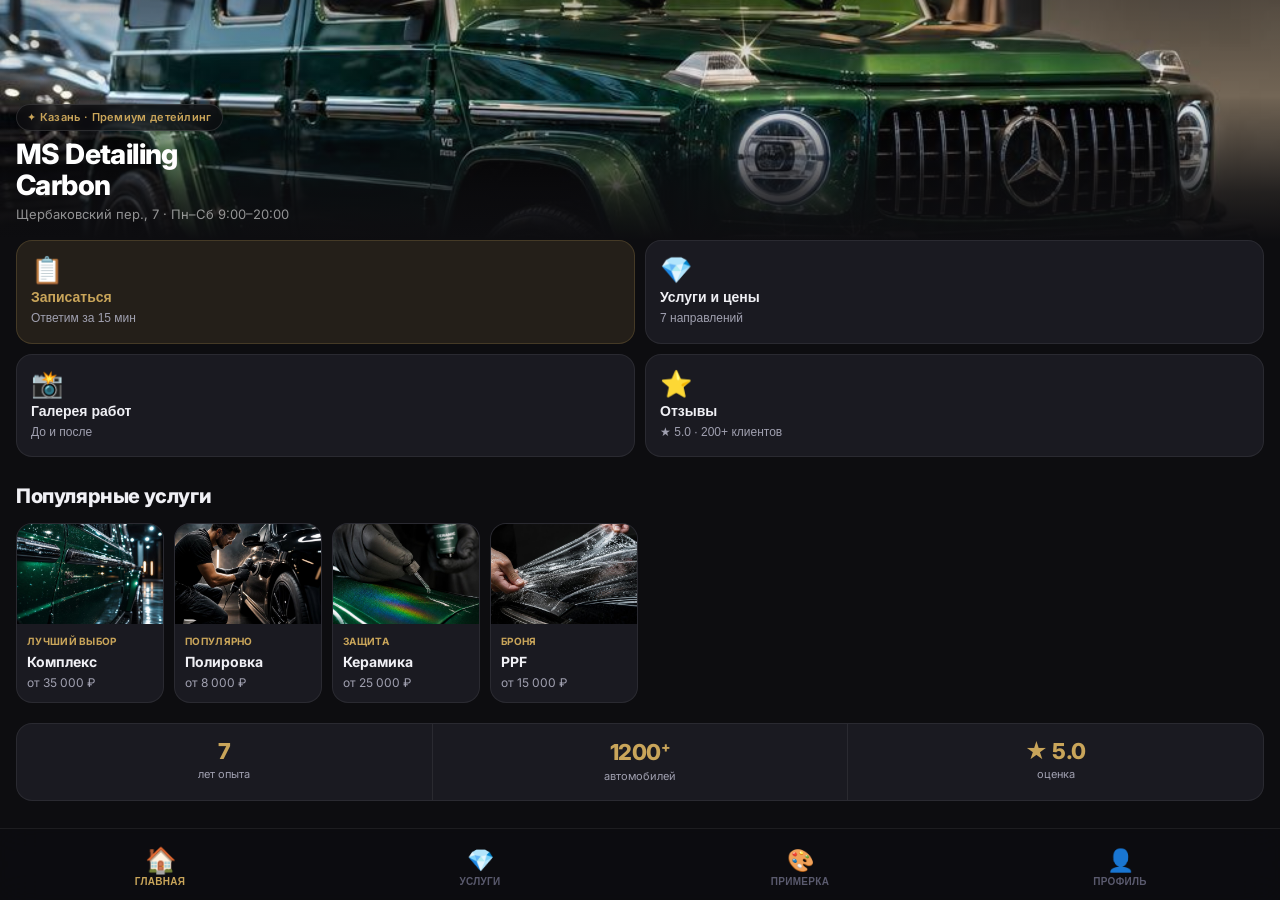
<file: tma.html>
<!DOCTYPE html>
<html lang="ru">
<head>
  <meta charset="UTF-8">
  <meta name="viewport" content="width=device-width, initial-scale=1.0, viewport-fit=cover, user-scalable=no, maximum-scale=1">
  <title>MS Detailing Carbon</title>
  <script src="https://telegram.org/js/telegram-web-app.js"></script>
  <link rel="preconnect" href="https://fonts.googleapis.com">
  <link href="https://fonts.googleapis.com/css2?family=Inter:wght@400;500;600;700;800&display=swap" rel="stylesheet">
  <link rel="stylesheet" href="tma.css">
</head>
<body>
  <div id="app">
    <div id="screen-root"></div>
    <nav id="tab-bar"></nav>
  </div>
  <script src="tma.js"></script>
</body>
</html>
</file>
<file: style.css>
/* =============================================
   MS DETAILING — DARK LUXURY REDESIGN
   ============================================= */

/* ─── CARBON HUNT ─────────────────────────────── */

.carbon-spark {
  position: absolute;
  width: 36px; height: 36px;
  display: flex; align-items: center; justify-content: center;
  font-size: 24px; color: var(--gold-bright);
  cursor: pointer; z-index: 50; user-select: none;
  filter: drop-shadow(0 0 6px rgba(200,169,110,0.9))
          drop-shadow(0 0 14px rgba(200,169,110,0.45));
  animation: sparkPulse 2.6s ease-in-out infinite;
  transition: transform 0.2s var(--ease), filter 0.2s;
  -webkit-tap-highlight-color: transparent;
}
.carbon-spark:hover {
  transform: scale(1.7);
  filter: drop-shadow(0 0 10px rgba(226,200,138,1))
          drop-shadow(0 0 26px rgba(200,169,110,0.9));
}
.carbon-spark.found {
  pointer-events: none;
  animation: sparkCollect 0.55s ease-out forwards;
}

/* ── Позиции — по всему сайту, не в углах ─────── */
/* 1 — Hero, левая сторона у индикатора скролла */
.carbon-spark[data-spark="1"]  { bottom: 210px; left: 110px; }
/* 2 — Пакеты, нижний левый угол выделенной карты */
.carbon-spark[data-spark="2"]  { bottom: 70px; left: 24px; }
/* 3 — Галерея, центр-низ большого фото */
.carbon-spark[data-spark="3"]  { bottom: 20px; left: 46%; z-index: 10; }
/* 4 — Отзывы, в первой карточке вверху (сложная) */
.carbon-spark[data-spark="4"]  { top: 14px; right: 14px; z-index: 10; }
/* 5 — Услуги, верх-левая сторона секции */
.carbon-spark[data-spark="5"]  { top: 52px; left: 64px; }
/* 6 — Статистика, центр-низ (сложная) */
.carbon-spark[data-spark="6"]  { bottom: 20px; left: 52%; }
/* 7 — Навигация, рядом с кнопкой записи */
.nav-cta .carbon-spark {
  top: -14px; right: -12px;
  width: 32px; height: 32px;
  font-size: 22px;
  color: var(--black);
  background: var(--gold-bright);
  border: 2px solid var(--black);
  border-radius: 50%;
  filter: drop-shadow(0 0 6px rgba(226,200,138,1))
          drop-shadow(0 0 14px rgba(200,169,110,0.8));
}

/* ── Родители с position:relative ─────────────── */
.services          { position: relative; }
.stats-section     { position: relative; }
.cases-section     { position: relative; }
.about-content     { position: relative; }
.process-section   { position: relative; }
.guarantee-section { position: relative; }
.reviews-section   { position: relative; }
.footer-brand      { position: relative; display: inline-flex; align-items: center; gap: 6px; }

@keyframes sparkPulse {
  0%,100% { opacity: 0.38; transform: scale(1); }
  50%      { opacity: 1;    transform: scale(1.2); }
}
@keyframes sparkPulseHard {
  0%,100% { opacity: 0.15; transform: scale(0.9); }
  50%      { opacity: 0.5;  transform: scale(1.05); }
}
@keyframes sparkCollect {
  0%   { opacity: 1; transform: scale(1.2); }
  40%  { opacity: 1; transform: scale(2.4); filter: drop-shadow(0 0 24px rgba(200,169,110,1)); }
  100% { opacity: 0; transform: scale(0.1); }
}

/* Floating progress tracker */
.carbon-hunt-tracker {
  position: fixed;
  bottom: 88px; right: 28px;
  z-index: 900;
  display: flex; flex-direction: column; gap: 7px;
  padding: 11px 14px;
  background: rgba(13,11,9,0.94);
  border: 1px solid rgba(200,169,110,0.28);
  border-radius: 12px;
  backdrop-filter: blur(16px);
  box-shadow: 0 4px 24px rgba(0,0,0,0.5);
  cursor: default;
  transition: border-color 0.4s, box-shadow 0.4s;
  opacity: 1; transform: translateY(0);
  min-width: 148px;
}
.carbon-hunt-tracker.complete {
  border-color: rgba(200,169,110,0.7);
  box-shadow: 0 0 28px rgba(200,169,110,0.25), 0 4px 24px rgba(0,0,0,0.5);
  animation: trackerPop 0.5s ease-out forwards;
}
.cht-row {
  display: flex; align-items: center; gap: 6px;
}
.cht-icon  { font-size: 12px; color: var(--gold); animation: sparkPulse 2.2s ease-in-out infinite; }
.cht-title { font-size: 11px; font-weight: 600; letter-spacing: 0.08em; text-transform: uppercase; color: var(--muted); flex: 1; }
.cht-score { font-size: 12px; font-weight: 700; color: var(--gold); }
.cht-of    { color: var(--muted); font-weight: 400; }

/* 10-segment progress bar */
.cht-bar {
  display: flex; gap: 3px; align-items: center;
}
.cht-dot {
  flex: 1; height: 3px; border-radius: 2px;
  background: rgba(200,169,110,0.15);
  transition: background 0.3s, transform 0.25s, box-shadow 0.3s;
}
.cht-dot.filled {
  background: var(--gold);
  transform: scaleY(1.6);
  box-shadow: 0 0 5px rgba(200,169,110,0.5);
}

@keyframes trackerPop {
  0%   { transform: scale(1); }
  45%  { transform: scale(1.08); box-shadow: 0 0 32px rgba(200,169,110,0.4), 0 4px 24px rgba(0,0,0,0.5); }
  100% { transform: scale(1); }
}

/* Intro hint */
.carbon-hint {
  position: fixed;
  bottom: 88px; right: 188px;
  z-index: 900;
  width: 240px;
  background: rgba(13,11,9,0.97);
  border: 1px solid rgba(200,169,110,0.42);
  border-radius: 14px;
  padding: 14px 38px 14px 14px;
  backdrop-filter: blur(18px);
  box-shadow: 0 8px 36px rgba(0,0,0,0.6);
  opacity: 0; transform: translateX(12px);
  pointer-events: none;
  transition: opacity 0.4s ease-out, transform 0.4s ease-out;
}
.carbon-hint.visible  { opacity: 1; transform: translateX(0); pointer-events: auto; }
.carbon-hint.hiding   { opacity: 0; transform: translateX(12px); pointer-events: none; }

.ch-game-tag {
  display: inline-block;
  font-size: 0.57rem; font-weight: 700; letter-spacing: 0.13em;
  color: var(--black); background: var(--gold);
  border-radius: 3px; padding: 2px 6px;
  margin-bottom: 9px;
}
.ch-body {
  display: flex; gap: 9px; align-items: flex-start;
}
.ch-spark-icon {
  color: var(--gold); font-size: 16px; flex-shrink: 0; margin-top: 1px;
  animation: sparkPulse 2.2s ease-in-out infinite;
}
.ch-text { font-size: 12.5px; line-height: 1.55; color: var(--off); }
.ch-text strong { color: var(--gold-bright); }
.ch-close {
  position: absolute; top: 10px; right: 11px;
  background: none; border: none; color: var(--muted);
  font-size: 17px; line-height: 1; cursor: pointer; padding: 2px;
  transition: color 0.2s;
}
.ch-close:hover { color: var(--white); }

/* Collect toast */
.spark-toast {
  position: fixed;
  top: 90px;
  left: 50%;
  transform: translateX(-50%) translateY(-14px);
  z-index: 1100;
  background: rgba(13,11,9,0.96);
  border: 1px solid var(--gold);
  border-radius: 40px;
  padding: 10px 22px;
  font-size: 14px;
  color: var(--gold);
  white-space: nowrap;
  opacity: 0;
  pointer-events: none;
  transition: opacity 0.3s ease-out, transform 0.3s ease-out;
  box-shadow: 0 4px 20px rgba(0,0,0,0.4);
}
.spark-toast.visible {
  opacity: 1;
  transform: translateX(-50%) translateY(0);
}

/* Reward modal */
.carbon-modal {
  position: fixed;
  inset: 0;
  z-index: 2000;
  display: flex;
  align-items: center;
  justify-content: center;
  padding: 20px;
  opacity: 0;
  pointer-events: none;
  transition: opacity 0.45s var(--ease-out);
}
.carbon-modal.open {
  opacity: 1;
  pointer-events: auto;
}
.cm-backdrop {
  position: absolute;
  inset: 0;
  background: rgba(7,6,5,0.88);
  backdrop-filter: blur(10px);
}
.cm-box {
  position: relative;
  z-index: 1;
  background: var(--dark-2);
  border: 1px solid rgba(200,169,110,0.3);
  border-radius: 20px;
  padding: 48px 40px 36px;
  max-width: 460px;
  width: 100%;
  text-align: center;
  box-shadow: 0 28px 90px rgba(0,0,0,0.75);
  transform: scale(0.88) translateY(16px);
  transition: transform 0.45s var(--ease-out);
}
.carbon-modal.open .cm-box {
  transform: scale(1) translateY(0);
}
.cm-firework {
  font-size: 26px;
  color: var(--gold);
  letter-spacing: 14px;
  margin-bottom: 22px;
  position: relative;
  z-index: 2;
  animation: fireworkGlow 1.6s ease-in-out infinite;
}
.cm-celebration {
  position: absolute;
  inset: 0;
  overflow: hidden;
  border-radius: inherit;
  pointer-events: none;
}
.cm-celebration::before,
.cm-celebration::after {
  content: '';
  position: absolute;
  width: 7px;
  height: 7px;
  border-radius: 50%;
  background: var(--gold-bright);
  box-shadow:
    0 -48px 0 rgba(226,200,138,0.85),
    34px -34px 0 rgba(200,169,110,0.8),
    48px 0 0 rgba(226,200,138,0.75),
    34px 34px 0 rgba(200,169,110,0.8),
    0 48px 0 rgba(226,200,138,0.85),
    -34px 34px 0 rgba(200,169,110,0.8),
    -48px 0 0 rgba(226,200,138,0.75),
    -34px -34px 0 rgba(200,169,110,0.8);
  opacity: 0;
  animation: fireworkBurst 2.8s ease-out infinite;
}
.cm-celebration::before { left: 18%; top: 22%; }
.cm-celebration::after {
  right: 18%;
  top: 30%;
  animation-delay: 1.1s;
  transform: scale(0.72);
}
.cm-orbit {
  position: absolute;
  z-index: 1;
  color: var(--gold-bright);
  font-size: 18px;
  text-shadow: 0 0 16px rgba(226,200,138,0.9);
  animation: orbitSpark 3.8s linear infinite;
}
.cm-orbit-a { left: 11%; top: 24%; }
.cm-orbit-b { right: 12%; top: 17%; animation-delay: -1.2s; }
.cm-orbit-c { right: 16%; bottom: 20%; animation-delay: -2.4s; }
.cm-burst {
  position: absolute;
  z-index: 1;
  width: 3px;
  height: 3px;
  border-radius: 50%;
  background: var(--gold);
  box-shadow: 0 0 12px 3px rgba(200,169,110,0.8);
  animation: floatParticle 3s ease-in-out infinite;
}
.cm-burst-a { left: 12%; bottom: 24%; }
.cm-burst-b { left: 78%; bottom: 31%; animation-delay: -1s; }
.cm-burst-c { left: 28%; top: 14%; animation-delay: -2s; }
@keyframes fireworkGlow {
  0%, 100% { opacity: 0.65; transform: scale(0.96); text-shadow: 0 0 8px rgba(200,169,110,0.35); }
  50% { opacity: 1; transform: scale(1.08); text-shadow: 0 0 24px rgba(226,200,138,0.95); }
}
@keyframes fireworkBurst {
  0% { opacity: 0; transform: scale(0.15); }
  18% { opacity: 1; transform: scale(0.55); }
  68%, 100% { opacity: 0; transform: scale(1.15); }
}
@keyframes orbitSpark {
  0% { opacity: 0; transform: translate(0, 8px) scale(0.7) rotate(0); }
  18%, 78% { opacity: 1; }
  100% { opacity: 0; transform: translate(42px, -28px) scale(1.25) rotate(180deg); }
}
@keyframes floatParticle {
  0%, 100% { opacity: 0.2; transform: translate(0, 10px) scale(0.7); }
  50% { opacity: 1; transform: translate(12px, -20px) scale(1.5); }
}
.cm-title {
  font-family: var(--font-serif);
  font-size: 38px;
  font-weight: 400;
  color: var(--white);
  margin-bottom: 10px;
}
.cm-desc {
  color: var(--muted);
  font-size: 14px;
  line-height: 1.6;
  margin-bottom: 22px;
}
.cm-discount {
  font-family: var(--font-serif);
  font-size: 78px;
  font-weight: 300;
  color: var(--gold);
  line-height: 1;
  margin-bottom: 28px;
  text-shadow: 0 0 50px rgba(200,169,110,0.28);
}
.cm-code-wrap {
  display: flex;
  align-items: center;
  gap: 10px;
  background: rgba(200,169,110,0.07);
  border: 1px solid rgba(200,169,110,0.22);
  border-radius: 10px;
  padding: 13px 16px;
  margin-bottom: 14px;
}
.cm-code-label {
  font-size: 11px;
  color: var(--muted);
  text-transform: uppercase;
  letter-spacing: 0.1em;
  white-space: nowrap;
}
.cm-code {
  font-family: 'Courier New', monospace;
  font-size: 19px;
  font-weight: 700;
  color: var(--gold-bright);
  letter-spacing: 0.12em;
  flex: 1;
  text-align: left;
}
.cm-copy {
  background: var(--gold);
  color: var(--black);
  border: none;
  border-radius: 6px;
  padding: 7px 14px;
  font-size: 12px;
  font-weight: 600;
  cursor: pointer;
  white-space: nowrap;
  transition: opacity 0.2s, transform 0.15s;
}
.cm-copy:hover  { opacity: 0.85; }
.cm-copy:active { transform: scale(0.95); }
.cm-note {
  font-size: 12px;
  color: var(--muted);
  line-height: 1.5;
  margin-bottom: 24px;
}
.cm-cta {
  display: inline-block;
  background: var(--gold);
  color: var(--black);
  border-radius: 8px;
  padding: 14px 30px;
  font-size: 15px;
  font-weight: 600;
  margin-bottom: 14px;
  transition: opacity 0.2s, transform 0.2s;
}
.cm-cta:hover { opacity: 0.88; transform: translateY(-2px); }
.cm-close-btn {
  display: block;
  margin: 0 auto;
  background: none;
  border: none;
  color: var(--muted);
  font-size: 13px;
  cursor: pointer;
  transition: color 0.2s;
}
.cm-close-btn:hover { color: var(--white); }

@media (max-width: 640px) {
  .carbon-hunt-tracker { bottom: 16px; right: 16px; }
  .carbon-hint { right: 16px; bottom: 72px; max-width: calc(100vw - 32px); }
  .cm-box { padding: 36px 24px 28px; }
  .cm-discount { font-size: 60px; }
  .cm-title { font-size: 30px; }
  .carbon-spark[data-spark="1"] { bottom: 90px; right: 24px; }
  .cm-code-wrap { gap: 6px; padding-left: 12px; padding-right: 12px; }
  .cm-code { font-size: 16px; }
}

:root {
  --black:    #070605;
  --dark:     #0d0b09;
  --dark-2:   #141210;
  --dark-3:   #1c1a17;
  --dark-4:   #252219;
  --gold:     #c8a96e;
  --gold-dim: #9a7e4f;
  --gold-bright: #e2c88a;
  --white:    #f8f5ef;
  --off:      #e8e3d8;
  --muted:    #7a7368;
  --border:   rgba(200,169,110,0.12);
  --border-w: rgba(255,255,255,0.06);
  --font-display: 'Inter', system-ui, sans-serif;
  --font-serif: 'Cormorant Garamond', Georgia, serif;
  --ease: cubic-bezier(0.25, 0.46, 0.45, 0.94);
  --ease-out: cubic-bezier(0.16, 1, 0.3, 1);
}

*, *::before, *::after { box-sizing: border-box; margin: 0; padding: 0; }
html { scroll-behavior: auto; }

body {
  font-family: var(--font-display);
  background: var(--black);
  color: var(--white);
  overflow-x: hidden;
  cursor: none;
}

img { display: block; max-width: 100%; }
a { text-decoration: none; color: inherit; }
ul { list-style: none; }

/* =============================================
   CUSTOM CURSOR
   ============================================= */
.cursor-dot {
  position: fixed;
  width: 6px; height: 6px;
  background: var(--gold);
  border-radius: 50%;
  pointer-events: none;
  z-index: 10000;
  transform: translate(-50%, -50%);
  transition: opacity 0.2s, transform 0.1s;
}

.cursor-ring {
  position: fixed;
  width: 36px; height: 36px;
  border: 1px solid rgba(200,169,110,0.5);
  border-radius: 50%;
  pointer-events: none;
  z-index: 9999;
  transform: translate(-50%, -50%);
  transition: width 0.35s var(--ease), height 0.35s var(--ease),
              border-color 0.35s, background 0.35s, opacity 0.2s;
}

.cursor-ring.hovering {
  width: 72px; height: 72px;
  border-color: rgba(200,169,110,0.25);
  background: rgba(200,169,110,0.05);
}

.cursor-ring.zooming {
  width: 80px; height: 80px;
  border-color: rgba(200,169,110,0.3);
  background: rgba(200,169,110,0.08);
}

@media (hover: none) {
  .cursor-dot, .cursor-ring { display: none; }
  body { cursor: auto; }
}

/* =============================================
   LOADER
   ============================================= */
.loader {
  position: fixed;
  inset: 0;
  background: var(--black);
  z-index: 9000;
  display: flex;
  align-items: center;
  justify-content: center;
  animation: loaderFadeOut 0.6s var(--ease) 1.6s forwards;
  pointer-events: none;
}

@keyframes loaderFadeOut { to { opacity: 0; visibility: hidden; } }
.loader.hidden { opacity: 0; visibility: hidden; }

.loader-logo {
  font-family: var(--font-serif);
  font-size: 3rem;
  font-weight: 300;
  letter-spacing: 0.15em;
  color: var(--white);
  margin-bottom: 20px;
  opacity: 0;
  animation: loaderLogo 0.6s var(--ease-out) 0.2s forwards;
}

@keyframes loaderLogo {
  from { opacity: 0; transform: translateY(10px); }
  to   { opacity: 1; transform: translateY(0); }
}

.loader-line {
  width: 160px; height: 1px;
  background: var(--border-w);
  overflow: hidden;
}

.loader-line span {
  display: block; height: 100%;
  background: var(--gold);
  animation: loaderBar 1.4s var(--ease-out) 0.4s forwards;
  transform-origin: left;
  transform: scaleX(0);
}

@keyframes loaderBar { from { transform: scaleX(0); } to { transform: scaleX(1); } }

/* =============================================
   NAV
   ============================================= */
.nav {
  position: fixed;
  top: 0; left: 0; right: 0;
  z-index: 1000;
  transition: background 0.5s var(--ease), border-color 0.5s;
  border-bottom: 1px solid transparent;
}

.nav.scrolled {
  background: rgba(7,6,5,0.9);
  backdrop-filter: blur(24px);
  border-color: var(--border-w);
}

.nav-inner {
  max-width: 1400px;
  margin: 0 auto;
  padding: 0 40px;
  height: 76px;
  display: grid;
  grid-template-columns: 1fr auto 1fr;
  column-gap: 32px;
  align-items: center;
}

.nav-logo { display: flex; align-items: baseline; gap: 2px; }

.nav-logo-ms {
  font-family: var(--font-serif);
  font-size: 1.5rem; font-weight: 400;
  color: var(--white); letter-spacing: 0.05em;
}

.nav-logo-det {
  font-family: var(--font-serif);
  font-size: 1.1rem; font-weight: 300; font-style: italic;
  color: var(--gold); margin-left: 6px;
}

.nav-center { text-align: center; }

.nav-phone {
  font-size: 0.9rem; font-weight: 400;
  color: rgba(248,245,239,0.7); letter-spacing: 0.03em;
  transition: color 0.2s;
}
.nav-phone:hover { color: var(--gold); }

.nav-right {
  display: flex; align-items: center; justify-content: flex-end; gap: 32px;
}

.nav-links { display: flex; align-items: center; gap: 28px; }

.nav-links a {
  font-size: 0.78rem; font-weight: 500;
  letter-spacing: 0.1em; text-transform: uppercase;
  color: rgba(248,245,239,0.6); transition: color 0.2s;
}
.nav-links a:hover { color: var(--white); }

.nav-cta {
  position: relative;
  display: flex; align-items: center; gap: 8px;
  padding: 10px 22px;
  border: 1px solid rgba(200,169,110,0.35); border-radius: 100px;
  font-size: 0.78rem; font-weight: 500;
  letter-spacing: 0.08em; text-transform: uppercase; color: var(--gold);
  transition: background 0.25s, border-color 0.25s, color 0.25s;
}
.nav-cta:hover { background: var(--gold); border-color: var(--gold); color: var(--black); }

.nav-burger {
  display: none; flex-direction: column; gap: 6px;
  background: none; border: none; cursor: none; padding: 4px;
}
.nav-burger span { display: block; width: 22px; height: 1px; background: var(--white); transition: transform 0.3s var(--ease), opacity 0.3s; }
.nav-burger.open span:nth-child(1) { transform: translateY(3.5px) rotate(45deg); }
.nav-burger.open span:nth-child(2) { transform: translateY(-3.5px) rotate(-45deg); }

.mobile-menu {
  position: fixed; inset: 0; top: 76px;
  background: var(--dark); z-index: 900;
  display: flex; flex-direction: column; padding: 40px;
  opacity: 0; pointer-events: none; transform: translateY(-8px);
  transition: opacity 0.35s var(--ease), transform 0.35s var(--ease);
}
.mobile-menu.open { opacity: 1; pointer-events: all; transform: translateY(0); }

.mm-inner { display: flex; flex-direction: column; height: 100%; }
.mobile-menu ul { flex: 1; display: flex; flex-direction: column; gap: 0; }
.mobile-menu a {
  display: block; font-family: var(--font-serif); font-size: 2.5rem; font-weight: 300;
  color: var(--white); padding: 16px 0; border-bottom: 1px solid var(--border-w);
  transition: color 0.2s, padding-left 0.2s;
}
.mobile-menu a:hover { color: var(--gold); padding-left: 12px; }

.mm-footer { padding-top: 32px; display: flex; flex-direction: column; gap: 8px; font-size: 0.88rem; color: var(--muted); }
.mm-footer a { color: var(--gold); font-size: 1.1rem; font-family: var(--font-display); }

/* =============================================
   HERO
   ============================================= */
.hero {
  position: relative; height: 100vh; min-height: 720px; overflow: hidden;
}

.hero-track { position: absolute; inset: 0; }

.hero-slide { position: absolute; inset: 0; opacity: 0; transition: opacity 1.2s var(--ease); }
.hero-slide.active { opacity: 1; }

.slide-bg {
  position: absolute; inset: -5%;
  background-size: cover; background-position: center;
  transition: transform 8s linear; transform: scale(1.08);
}
.hero-slide.active .slide-bg { transform: scale(1.0); }

.slide-overlay {
  position: absolute; inset: 0;
  background: linear-gradient(160deg, rgba(7,6,5,0.25) 0%, rgba(7,6,5,0.4) 40%, rgba(7,6,5,0.82) 100%);
}

.hero-grain {
  position: absolute; inset: 0; z-index: 2; pointer-events: none; opacity: 0.04;
  background-image: url("data:image/svg+xml,%3Csvg viewBox='0 0 256 256' xmlns='http://www.w3.org/2000/svg'%3E%3Cfilter id='noise'%3E%3CfeTurbulence type='fractalNoise' baseFrequency='0.9' numOctaves='4' stitchTiles='stitch'/%3E%3C/filter%3E%3Crect width='100%25' height='100%25' filter='url(%23noise)'/%3E%3C/svg%3E");
  background-size: 200px 200px;
}

.hero-content {
  position: absolute; bottom: 0; left: 0; right: 0; z-index: 5;
  padding: 0 80px 32px;
  display: flex; flex-direction: column;
}

/* Offer chip */
.hero-offer-chip {
  display: inline-flex; align-items: center; gap: 7px;
  background: rgba(200,169,110,0.08);
  border: 1px solid rgba(200,169,110,0.22);
  border-radius: 100px;
  padding: 6px 14px;
  font-size: 0.73rem; font-weight: 500; letter-spacing: 0.04em;
  color: rgba(248,245,239,0.6);
  margin-bottom: 20px;
  align-self: flex-start;
  opacity: 0;
  animation: fadeUp 0.6s var(--ease-out) 0.1s forwards;
}
.hero-offer-chip svg { color: var(--gold); flex-shrink: 0; }

.hero-tag {
  display: flex; align-items: center; gap: 10px; margin-bottom: 20px;
  opacity: 0; transform: translateY(16px);
  animation: fadeUp 0.7s var(--ease-out) 0.2s forwards;
}

.tag-dot {
  width: 6px; height: 6px; border-radius: 50%; background: var(--gold);
  animation: tagPulse 2s ease-in-out infinite;
}
@keyframes tagPulse { 0%, 100% { opacity: 1; } 50% { opacity: 0.4; } }

.hero-tag span {
  font-size: 0.72rem; font-weight: 600; letter-spacing: 0.2em;
  text-transform: uppercase; color: var(--gold);
}

.hero-title {
  display: flex; flex-direction: column;
  font-family: var(--font-display);
  font-size: clamp(3.5rem, 7vw, 8rem);
  font-weight: 700; line-height: 0.92; letter-spacing: -0.03em;
  color: var(--white); margin-bottom: 32px;
}

.title-line { overflow: hidden; }

.title-word {
  display: inline-block; opacity: 0; transform: translateY(100%);
  animation: wordReveal 0.8s var(--ease-out) forwards;
}
.title-line:nth-child(1) .title-word { animation-delay: 0.35s; }
.title-line:nth-child(2) .title-word { animation-delay: 0.47s; }
.title-line:nth-child(3) .title-word { animation-delay: 0.59s; }

.title-word.italic {
  font-family: var(--font-serif); font-weight: 300; font-style: italic;
  color: var(--gold); letter-spacing: 0; font-size: 1.05em;
}

@keyframes wordReveal { from { opacity: 1; transform: translateY(100%); } to { opacity: 1; transform: translateY(0); } }

.hero-bottom {
  display: flex; align-items: flex-end; justify-content: space-between; gap: 40px;
  opacity: 0; transform: translateY(16px);
  animation: fadeUp 0.7s var(--ease-out) 0.75s forwards;
  margin-bottom: 28px;
}

.hero-desc-block { display: flex; flex-direction: column; gap: 12px; }

.hero-desc {
  font-size: 0.95rem; font-weight: 300;
  color: rgba(248,245,239,0.6); line-height: 1.7; max-width: 320px;
}

.hero-free-offer {
  display: flex; align-items: center; gap: 7px;
  font-size: 0.78rem; font-weight: 500;
  color: var(--gold); letter-spacing: 0.02em;
}

.hero-ctas {
  display: flex; align-items: center; gap: 14px; flex-wrap: wrap;
  justify-content: flex-end;
}

.hero-cta {
  display: flex; align-items: center; gap: 16px;
  padding: 18px 32px;
  background: rgba(200,169,110,0.1); border: 1px solid rgba(200,169,110,0.3);
  border-radius: 100px; font-size: 0.82rem; font-weight: 600;
  letter-spacing: 0.1em; text-transform: uppercase; color: var(--white);
  transition: background 0.3s, border-color 0.3s, gap 0.3s;
  backdrop-filter: blur(8px); white-space: nowrap;
}
.hero-cta:hover { background: var(--gold); border-color: var(--gold); color: var(--black); gap: 24px; }

.hero-cta-outline {
  font-size: 0.78rem; font-weight: 500; letter-spacing: 0.08em;
  text-transform: uppercase; color: rgba(248,245,239,0.55);
  border-bottom: 1px solid rgba(248,245,239,0.2);
  padding-bottom: 2px; transition: color 0.25s, border-color 0.25s; white-space: nowrap;
}
.hero-cta-outline:hover { color: var(--white); border-color: rgba(248,245,239,0.5); }

.cta-arrow {
  display: flex; align-items: center; justify-content: center;
  width: 32px; height: 32px; border-radius: 50%; border: 1px solid currentColor;
  flex-shrink: 0; transition: transform 0.3s;
}
.hero-cta:hover .cta-arrow { transform: rotate(45deg); }

/* Hero trust bar */
.hero-trust {
  display: flex; align-items: center; gap: 0;
  padding: 16px 28px;
  background: rgba(7,6,5,0.55); backdrop-filter: blur(12px);
  border: 1px solid var(--border-w); border-radius: 8px;
  align-self: flex-start;
  opacity: 0; animation: fadeUp 0.7s var(--ease-out) 1s forwards;
}

.ht-item {
  display: flex; align-items: center; gap: 10px; padding: 0 24px;
}
.ht-item:first-child { padding-left: 0; }
.ht-item:last-child { padding-right: 0; }

.ht-num {
  font-family: var(--font-serif); font-size: 1.5rem; font-weight: 300;
  color: var(--white); line-height: 1; white-space: nowrap;
}
.ht-num sup { font-family: var(--font-display); font-size: 0.55em; color: var(--gold); vertical-align: super; }

.ht-txt {
  font-size: 0.68rem; font-weight: 500; letter-spacing: 0.08em;
  text-transform: uppercase; color: var(--muted); line-height: 1.4;
}

.ht-sep { width: 1px; height: 32px; background: var(--border-w); flex-shrink: 0; }

/* Hero slide controls */
.hero-controls {
  position: absolute; bottom: 44px; right: 80px; z-index: 6;
  display: flex; align-items: center; gap: 20px;
}

.slide-prev, .slide-next {
  display: flex; align-items: center; justify-content: center;
  width: 44px; height: 44px; border-radius: 50%;
  border: 1px solid rgba(255,255,255,0.15); background: rgba(255,255,255,0.04);
  color: var(--white); cursor: none; backdrop-filter: blur(8px);
  transition: border-color 0.25s, background 0.25s;
}
.slide-prev:hover, .slide-next:hover { border-color: var(--gold); background: rgba(200,169,110,0.1); }

.slide-counter { font-family: var(--font-serif); font-size: 1.1rem; font-weight: 300; color: rgba(255,255,255,0.5); }
.slide-current { color: var(--white); font-size: 1.3rem; }
.slide-sep { margin: 0 4px; }

.hero-progress { position: absolute; bottom: 0; left: 0; right: 0; height: 2px; background: rgba(255,255,255,0.08); z-index: 6; }
.hero-progress-bar { height: 100%; background: var(--gold); transition: width 0.1s linear; }

.hero-scroll { position: fixed; bottom: 40px; left: 50%; transform: translateX(-50%); z-index: 100; transition: opacity 0.4s; }
.hero-scroll.hidden { opacity: 0; pointer-events: none; }
.scroll-mouse { width: 24px; height: 38px; border: 1px solid rgba(255,255,255,0.2); border-radius: 12px; display: flex; justify-content: center; padding-top: 7px; }
.scroll-wheel { width: 3px; height: 8px; background: var(--gold); border-radius: 2px; animation: scrollWheel 2s ease-in-out infinite; }
@keyframes scrollWheel { 0%, 100% { transform: translateY(0); opacity: 1; } 70% { transform: translateY(10px); opacity: 0; } }

/* =============================================
   MARQUEE
   ============================================= */
.marquee-section {
  border-top: 1px solid var(--border-w); border-bottom: 1px solid var(--border-w);
  padding: 18px 0; background: var(--dark); overflow: hidden;
}

.marquee-track { display: flex; }

.marquee-inner {
  display: flex; align-items: center; gap: 32px; white-space: nowrap;
  animation: marqueeScroll 28s linear infinite; flex-shrink: 0;
}

.marquee-inner span { font-size: 0.72rem; font-weight: 500; letter-spacing: 0.18em; text-transform: uppercase; color: var(--muted); }
.marquee-dot { color: var(--gold) !important; font-size: 0.5rem !important; }
@keyframes marqueeScroll { from { transform: translateX(0); } to { transform: translateX(-50%); } }

/* =============================================
   PACKAGES
   ============================================= */
.packages-section {
  padding: 120px 80px;
  background: var(--dark-2);
  border-top: 1px solid var(--border-w);
}

.packages-header {
  display: grid; grid-template-columns: 1fr 1fr; gap: 40px;
  align-items: end; margin-bottom: 72px;
}

.ph-right p { font-size: 0.95rem; color: var(--muted); line-height: 1.7; max-width: 420px; }

.packages-grid {
  display: grid; grid-template-columns: repeat(3, 1fr); gap: 20px;
}

.pkg-card {
  position: relative;
  padding: 44px 36px;
  background: var(--dark-3);
  border: 1px solid var(--border-w);
  border-radius: 10px;
  display: flex; flex-direction: column;
  transition: border-color 0.4s, background 0.4s, transform 0.45s var(--ease), box-shadow 0.4s;
}

/* Cursor-tracking spotlight */
.pkg-card::before {
  content: '';
  position: absolute;
  inset: 0;
  background: radial-gradient(circle at var(--mx, 50%) var(--my, 50%),
    rgba(200,169,110,0.10) 0%, transparent 65%);
  opacity: 0;
  transition: opacity 0.35s;
  pointer-events: none;
  z-index: 0;
  border-radius: inherit;
}
.pkg-card:hover::before { opacity: 1; }

/* Gold shimmer sweep on hover entry — background-position so no overflow needed */
.pkg-card::after {
  content: '';
  position: absolute;
  inset: 0;
  border-radius: inherit;
  background: linear-gradient(105deg,
    transparent 20%,
    rgba(200,169,110,0.08) 50%,
    transparent 80%);
  background-size: 200% 100%;
  background-position: -100% 0;
  pointer-events: none;
  z-index: 0;
}
.pkg-card:hover::after {
  animation: pkgSweep 0.7s ease forwards;
}
@keyframes pkgSweep {
  from { background-position: -100% 0; }
  to   { background-position: 200% 0; }
}

.pkg-card:hover {
  border-color: rgba(200,169,110,0.42);
  background: var(--dark-4);
  transform: translateY(-10px) scale(1.015);
  box-shadow:
    0 24px 60px rgba(0,0,0,0.55),
    0 0 0 1px rgba(200,169,110,0.18),
    0 0 48px rgba(200,169,110,0.06);
}

.pkg-card.pkg-featured {
  background: var(--dark-4);
  border-color: rgba(200,169,110,0.25);
}
.pkg-card.pkg-featured:hover {
  border-color: rgba(200,169,110,0.6);
  box-shadow:
    0 24px 60px rgba(0,0,0,0.55),
    0 0 0 1px rgba(200,169,110,0.28),
    0 0 60px rgba(200,169,110,0.10);
}

.pkg-badge {
  position: absolute; top: -1px; left: 36px;
  display: inline-block; padding: 4px 14px;
  background: var(--gold); border-radius: 0 0 6px 6px;
  font-size: 0.64rem; font-weight: 700; letter-spacing: 0.1em;
  text-transform: uppercase; color: var(--black);
}

.pkg-num {
  font-family: var(--font-serif); font-size: 3.5rem; font-weight: 300;
  color: rgba(200,169,110,0.07); line-height: 1;
  position: absolute; top: 20px; right: 28px;
}

.pkg-icon {
  width: 44px; height: 44px;
  border: 1px solid var(--border);
  border-radius: 8px;
  display: flex; align-items: center; justify-content: center;
  margin-bottom: 24px; color: var(--gold);
  transition: background 0.3s, border-color 0.3s;
}
.pkg-icon svg { width: 20px; height: 20px; }
.pkg-card:hover .pkg-icon, .pkg-card.pkg-featured .pkg-icon { background: rgba(200,169,110,0.08); border-color: var(--gold-dim); }

.pkg-card h3 {
  font-family: var(--font-serif); font-size: 1.9rem; font-weight: 300;
  color: var(--white); margin-bottom: 6px; line-height: 1.1;
}

.pkg-subtitle { font-size: 0.82rem; color: var(--muted); margin-bottom: 24px; }

.pkg-divider { height: 1px; background: var(--border-w); margin-bottom: 20px; }

.pkg-detail { margin-bottom: 16px; }

.pkg-detail-label {
  display: block; font-size: 0.64rem; font-weight: 600;
  letter-spacing: 0.14em; text-transform: uppercase;
  color: var(--gold-dim); margin-bottom: 6px;
}

.pkg-detail p { font-size: 0.85rem; color: var(--muted); line-height: 1.6; }

.pkg-footer {
  display: flex; align-items: center; justify-content: space-between;
  margin-top: auto; padding-top: 24px;
  border-top: 1px solid var(--border-w);
  margin-bottom: 20px;
}

.pkg-duration {
  display: flex; align-items: center; gap: 6px;
  font-size: 0.8rem; color: var(--muted);
}
.pkg-duration svg { color: var(--gold-dim); }

.pkg-price {
  font-family: var(--font-serif); font-size: 1.4rem; font-weight: 300; color: var(--gold);
}

.pkg-cta {
  display: block; text-align: center;
  padding: 13px 24px;
  border: 1px solid rgba(248,245,239,0.12); border-radius: 6px;
  font-size: 0.76rem; font-weight: 600; letter-spacing: 0.08em;
  text-transform: uppercase; color: var(--white);
  transition: background 0.25s, border-color 0.25s, color 0.25s;
}
.pkg-cta:hover { background: rgba(248,245,239,0.07); border-color: rgba(248,245,239,0.25); }

.pkg-cta-gold {
  background: var(--gold); border-color: var(--gold); color: var(--black);
}
.pkg-cta-gold:hover { background: var(--gold-bright); border-color: var(--gold-bright); color: var(--black); }

/* =============================================
   SERVICES
   ============================================= */
.services {
  padding: 120px 0 0;
  background: var(--dark);
}

.services-header {
  display: grid; grid-template-columns: 1fr 1fr; gap: 40px;
  align-items: end; padding: 0 80px; margin-bottom: 80px;
}

.sh-right p { font-size: 0.95rem; color: var(--muted); line-height: 1.7; margin-bottom: 20px; max-width: 420px; }

.text-link { font-size: 0.82rem; font-weight: 500; letter-spacing: 0.06em; color: var(--gold); transition: letter-spacing 0.3s; }
.text-link:hover { letter-spacing: 0.12em; }

.services-list { border-top: 1px solid var(--border-w); }

.service-item {
  border-bottom: 1px solid var(--border-w);
  transition: background 0.4s var(--ease);
  position: relative; overflow: hidden;
}
.service-item:hover { background: var(--dark-2); }
.service-item::before {
  content: ''; position: absolute; top: 0; bottom: 0; left: 40px; width: 2px;
  background: linear-gradient(to bottom, transparent, rgba(200,169,110,0.22) 16%, rgba(248,245,239,0.12) 84%, transparent);
  transition: background 0.4s, opacity 0.4s, transform 0.4s var(--ease); opacity: 0.7;
}
.service-item:hover::before, .service-item.featured-service::before {
  background: linear-gradient(to bottom, transparent, rgba(200,169,110,0.78) 16%, rgba(200,169,110,0.18) 84%, transparent);
  opacity: 1; transform: scaleX(1.5);
}

.service-item.featured-service { background: var(--dark-2); }
.service-item.featured-service:hover { background: var(--dark-3); }

.si-body { display: grid; grid-template-columns: 1fr auto; gap: 60px; align-items: center; padding: 56px 80px; }
.si-text { max-width: 560px; }

.si-badge {
  display: inline-block; padding: 3px 12px;
  border: 1px solid var(--gold); border-radius: 100px;
  font-size: 0.68rem; font-weight: 600; letter-spacing: 0.1em;
  text-transform: uppercase; color: var(--gold); margin-bottom: 16px;
}

.si-text h3 { font-family: var(--font-serif); font-size: clamp(1.6rem, 2.5vw, 2.4rem); font-weight: 300; color: var(--white); margin-bottom: 14px; line-height: 1.15; }
.si-text p { font-size: 0.9rem; color: var(--muted); line-height: 1.7; margin-bottom: 28px; }

.si-meta { display: flex; align-items: center; gap: 24px; }
.si-price { font-family: var(--font-serif); font-size: 1.4rem; font-weight: 300; color: var(--gold); }

.si-btn {
  display: inline-flex; align-items: center; gap: 8px;
  padding: 10px 24px; border: 1px solid rgba(248,245,239,0.15);
  border-radius: 100px; font-size: 0.75rem; font-weight: 500;
  letter-spacing: 0.08em; text-transform: uppercase; color: var(--white);
  transition: background 0.25s, border-color 0.25s, color 0.25s;
}
.si-btn:hover { background: var(--gold); border-color: var(--gold); color: var(--black); }

.si-img {
  width: 260px; height: 180px; border-radius: 8px; overflow: hidden;
  flex-shrink: 0; opacity: 0.7;
  transition: opacity 0.4s, transform 0.5s var(--ease);
}
.service-item:hover .si-img { opacity: 1; transform: scale(1.03); }
.si-img img { width: 100%; height: 100%; object-fit: cover; transition: transform 0.6s var(--ease); }
.service-item:hover .si-img img { transform: scale(1.05); }

/* iPhone mockup variant */
.si-img--phone {
  background: transparent;
  overflow: visible;
  display: flex;
  align-items: center;
  justify-content: center;
}
.iphone-wrap {
  position: relative;
  flex-shrink: 0;
}
/* Left side: silent toggle + volume up + volume down */
.iphone-btn-silent,
.iphone-btn-vol-up,
.iphone-btn-vol-down {
  position: absolute;
  left: -4px;
  width: 3px;
  border-radius: 2px 0 0 2px;
  background: linear-gradient(to right, #2a2a2a, #444);
  box-shadow: -1px 0 2px rgba(0,0,0,0.6);
}
.iphone-btn-silent   { top: 46px;  height: 16px; }
.iphone-btn-vol-up   { top: 74px;  height: 26px; }
.iphone-btn-vol-down { top: 108px; height: 26px; }
/* Right side: power button */
.iphone-btn-power {
  position: absolute;
  right: -4px;
  top: 82px;
  width: 3px;
  height: 36px;
  border-radius: 0 2px 2px 0;
  background: linear-gradient(to left, #2a2a2a, #444);
  box-shadow: 1px 0 2px rgba(0,0,0,0.6);
}
.iphone-frame {
  position: relative;
  width: 108px;
  height: 222px;
  background: #111;
  border-radius: 26px;
  border: 2px solid #3c3c3c;
  box-shadow:
    0 0 0 1px #0a0a0a,
    inset 0 0 0 1px #505050,
    0 28px 64px rgba(0,0,0,0.75),
    0 4px 16px rgba(0,0,0,0.5);
  overflow: hidden;
  flex-shrink: 0;
  cursor: pointer;
}
/* Dynamic Island */
.iphone-frame::before {
  content: '';
  position: absolute;
  top: 9px; left: 50%;
  transform: translateX(-50%);
  width: 34px; height: 11px;
  background: #000;
  border-radius: 20px;
  z-index: 3;
}
/* Screen glare + play hint overlay */
.iphone-frame::after {
  content: '▶';
  position: absolute;
  inset: 0;
  border-radius: 24px;
  background: linear-gradient(135deg, rgba(255,255,255,0.06) 0%, transparent 50%);
  display: flex;
  align-items: center;
  justify-content: center;
  font-size: 22px;
  color: rgba(255,255,255,0);
  transition: color 0.25s, background 0.25s;
  pointer-events: none;
  z-index: 4;
}
.iphone-frame:hover::after {
  color: rgba(255,255,255,0.85);
  background: linear-gradient(135deg, rgba(255,255,255,0.06) 0%, transparent 50%),
              rgba(0,0,0,0.35);
}
.iphone-frame video {
  position: absolute;
  inset: 0;
  width: 100%;
  height: 100%;
  object-fit: cover;
  border-radius: 24px;
  z-index: 1;
}

/* =============================================
   STATS
   ============================================= */
.stats-section { position: relative; padding: 120px 80px; overflow: hidden; }

.stats-bg {
  position: absolute; inset: 0; background-size: cover; background-position: center;
  filter: grayscale(60%); transform: scale(1.04);
}
.stats-overlay { position: absolute; inset: 0; background: rgba(7,6,5,0.84); }

.stats-content {
  position: relative; z-index: 2;
  display: flex; align-items: center; justify-content: center; gap: 0;
  max-width: 1100px; margin: 0 auto;
}

.stat-block { flex: 1; text-align: center; padding: 0 40px; }

.stat-value {
  display: flex; align-items: flex-start; justify-content: center;
  font-family: var(--font-serif); font-size: clamp(3.5rem, 6vw, 6rem);
  font-weight: 300; color: var(--white); line-height: 1; margin-bottom: 12px;
}
.stat-value sup { font-size: 0.4em; color: var(--gold); margin-top: 10px; font-family: var(--font-display); font-weight: 400; }
.stat-block p { font-size: 0.78rem; letter-spacing: 0.12em; text-transform: uppercase; color: var(--muted); }
.stat-divider { width: 1px; height: 80px; background: var(--border-w); flex-shrink: 0; }

/* =============================================
   GALLERY
   ============================================= */
.gallery-section { padding: 120px 80px; background: var(--black); }
.gallery-header { margin-bottom: 60px; }

.gallery-mosaic {
  display: grid; grid-template-columns: 2fr 1fr 1.5fr;
  grid-template-rows: 300px 280px; gap: 12px;
}

.gm-item { position: relative; overflow: hidden; border-radius: 8px; cursor: none; }
.gm-lg { grid-column: 1; grid-row: 1 / 3; }
.gm-col { grid-column: 2; grid-row: 1 / 3; display: flex; flex-direction: column; gap: 12px; }
.gm-sm { flex: 1; border-radius: 8px; overflow: hidden; position: relative; }
.gm-med { grid-column: 3; grid-row: 1; }
.gm-wide { grid-column: 1; grid-row: 3; }
.gm-tall { grid-column: 3; grid-row: 2; }

.gm-item img, .gm-sm img { width: 100%; height: 100%; object-fit: cover; transition: transform 0.7s var(--ease), filter 0.4s; filter: brightness(0.85) saturate(0.9); }
.gm-item:hover img, .gm-sm:hover img { transform: scale(1.06); filter: brightness(1) saturate(1.1); }

.gm-info {
  position: absolute; bottom: 0; left: 0; right: 0; padding: 20px;
  background: linear-gradient(to top, rgba(7,6,5,0.85) 0%, transparent 100%);
  opacity: 0; transform: translateY(6px);
  transition: opacity 0.35s var(--ease), transform 0.35s var(--ease);
}
.gm-item:hover .gm-info, .gm-sm:hover .gm-info { opacity: 1; transform: translateY(0); }

.gm-tag { display: block; font-size: 0.65rem; font-weight: 600; letter-spacing: 0.14em; text-transform: uppercase; color: var(--gold); margin-bottom: 4px; }
.gm-info h4 { font-family: var(--font-serif); font-size: 1.1rem; font-weight: 300; color: var(--white); }

/* Gallery tabs & videos */
.gallery-tabs { display: flex; gap: 4px; padding: 0 80px 36px; }
.gtab {
  background: none; border: 1px solid var(--border-w); border-radius: 3px;
  color: var(--muted); font-family: var(--font-display); font-size: 0.8rem;
  letter-spacing: 0.08em; text-transform: uppercase; padding: 8px 22px;
  cursor: pointer; transition: color 0.2s, border-color 0.2s, background 0.2s;
}
.gtab:hover { color: var(--white); border-color: rgba(255,255,255,0.15); }
.gtab.active { background: var(--gold); border-color: var(--gold); color: var(--black); font-weight: 600; }
.gallery-pane { transition: opacity 0.3s; }
.gallery-pane.hidden { display: none; }

.gallery-videos { display: grid; grid-template-columns: repeat(3, 1fr); gap: 20px; padding: 0 80px 80px; }

.gv-item { border-radius: 4px; overflow: hidden; background: var(--dark-2); border: 1px solid var(--border-w); transition: border-color 0.3s; }
.gv-item:hover { border-color: rgba(200,169,110,0.25); }
.gv-ratio { position: relative; aspect-ratio: 16/9; background: var(--dark-3); }
.gv-video { position: absolute; inset: 0; width: 100%; height: 100%; display: block; object-fit: cover; pointer-events: none; }
.gv-item.unmuted .gv-video { pointer-events: auto; }
.gv-overlay {
  position: absolute; inset: 0; cursor: pointer; z-index: 2;
  display: flex; flex-direction: column; align-items: flex-start; justify-content: flex-end;
  padding: 14px; gap: 8px;
  background: linear-gradient(to top, rgba(0,0,0,0.65) 0%, transparent 55%);
  transition: opacity 0.35s;
}
.gv-item.unmuted .gv-overlay { opacity: 0; pointer-events: none; }

.gv-sound-pill {
  display: flex; align-items: center; gap: 7px;
  background: rgba(0,0,0,0.72); border: 1px solid rgba(255,255,255,0.18); border-radius: 20px;
  padding: 6px 14px 6px 10px; color: var(--white); font-size: 0.75rem;
  font-family: var(--font-display); letter-spacing: 0.04em;
  backdrop-filter: blur(4px); pointer-events: none;
}

.gv-badge-list { display: flex; gap: 6px; flex-wrap: wrap; }
.gv-badge {
  padding: 3px 10px;
  background: rgba(200,169,110,0.15); border: 1px solid rgba(200,169,110,0.3);
  border-radius: 100px; font-size: 0.65rem; font-weight: 600;
  letter-spacing: 0.08em; color: var(--gold); pointer-events: none;
}

.gv-meta { padding: 14px 16px; border-top: 1px solid var(--border-w); }
.gv-meta .gm-tag { margin-bottom: 6px; }
.gv-meta h4 { font-size: 0.95rem; font-weight: 500; color: var(--white); }

/* =============================================
   CASES — BEFORE / AFTER
   ============================================= */
.cases-section {
  padding: 120px 80px;
  background: var(--black);
  border-top: 1px solid var(--border-w);
}

.cases-header { margin-bottom: 72px; }

.cases-hint {
  font-size: 0.8rem; color: var(--muted); letter-spacing: 0.06em;
  margin-top: 16px; display: flex; align-items: center; gap: 8px;
}
.cases-hint::before {
  content: '';
  display: inline-block; width: 32px; height: 1px; background: var(--gold-dim);
}

.cases-list { display: flex; flex-direction: column; gap: 100px; }

.case-item {
  display: grid; grid-template-columns: 1fr 1fr; gap: 72px; align-items: center;
}
.case-item-reverse { direction: rtl; }
.case-item-reverse > * { direction: ltr; }

/* BA Slider */
.case-slider-wrap { border-radius: 12px; overflow: hidden; }

.ba-slider {
  position: relative; overflow: hidden;
  aspect-ratio: 4/3; border-radius: 12px;
  user-select: none; cursor: ew-resize;
}
.ba-slider.dragging { cursor: ew-resize; }

.ba-before {
  position: absolute; inset: 0; overflow: hidden;
}
.ba-before img {
  width: 100%; height: 100%; object-fit: cover;
  pointer-events: none;
}

.ba-after {
  position: absolute; inset: 0; overflow: hidden;
  clip-path: inset(0 50% 0 0);
  transition: clip-path 0s;
}
.ba-after img {
  width: 100%; height: 100%; object-fit: cover;
  pointer-events: none;
}
#ba2-after img { transform: scaleX(-1); }
#ba0-after img { transform: scaleX(-1); }

.ba-label {
  position: absolute; top: 16px;
  padding: 4px 12px; border-radius: 100px;
  font-size: 0.64rem; font-weight: 700; letter-spacing: 0.12em; text-transform: uppercase;
  backdrop-filter: blur(6px);
}
.ba-label-before { left: 16px; background: rgba(0,0,0,0.55); border: 1px solid rgba(255,255,255,0.15); color: rgba(248,245,239,0.7); }
.ba-label-after  { right: 16px; background: rgba(200,169,110,0.2); border: 1px solid rgba(200,169,110,0.5); color: var(--gold); }

.ba-handle {
  position: absolute; top: 0; bottom: 0; left: 50%;
  transform: translateX(-50%);
  display: flex; flex-direction: column; align-items: center;
  z-index: 10;
  transition: left 0s;
}

.ba-handle-line {
  width: 2px; flex: 1;
  background: linear-gradient(to bottom, transparent 0%, var(--gold) 15%, var(--gold) 85%, transparent 100%);
}

.ba-handle-circle {
  width: 44px; height: 44px; border-radius: 50%;
  background: var(--gold); color: var(--black);
  display: flex; align-items: center; justify-content: center;
  box-shadow: 0 4px 20px rgba(0,0,0,0.5);
  flex-shrink: 0; cursor: ew-resize;
  transition: transform 0.2s, box-shadow 0.2s;
}
.ba-handle:hover .ba-handle-circle,
.ba-slider.dragging .ba-handle-circle {
  transform: scale(1.12);
  box-shadow: 0 6px 28px rgba(200,169,110,0.4);
}

/* Case info */
.case-info { display: flex; flex-direction: column; gap: 20px; }

.case-tag-row {
  display: flex; align-items: center; gap: 12px; flex-wrap: wrap;
}

.case-tag {
  display: inline-block; padding: 4px 14px;
  border: 1px solid var(--gold); border-radius: 100px;
  font-size: 0.65rem; font-weight: 600; letter-spacing: 0.1em;
  text-transform: uppercase; color: var(--gold);
}

.case-result-badge {
  font-size: 0.68rem; font-weight: 600; letter-spacing: 0.08em;
  color: rgba(200,169,110,0.6); text-transform: uppercase;
}

.case-info h3 {
  font-family: var(--font-serif); font-size: clamp(1.7rem, 2.5vw, 2.5rem);
  font-weight: 300; color: var(--white); line-height: 1.1;
}

.case-detail { display: flex; flex-direction: column; gap: 6px; }

.cd-label {
  font-size: 0.64rem; font-weight: 600; letter-spacing: 0.14em;
  text-transform: uppercase; color: var(--gold-dim);
}

.case-detail p { font-size: 0.88rem; color: var(--muted); line-height: 1.65; }

.case-works {
  list-style: none; display: flex; flex-direction: column; gap: 6px;
}
.case-works li {
  font-size: 0.85rem; color: var(--muted); padding-left: 16px; position: relative;
}
.case-works li::before {
  content: '—'; position: absolute; left: 0; color: var(--gold-dim); font-size: 0.75em;
}

.case-meta-row {
  display: flex; gap: 24px; flex-wrap: wrap;
  padding: 20px 24px;
  background: var(--dark-2); border: 1px solid var(--border-w); border-radius: 8px;
}

.case-meta-item { display: flex; flex-direction: column; gap: 4px; }
.cm-label { font-size: 0.62rem; font-weight: 600; letter-spacing: 0.12em; text-transform: uppercase; color: var(--muted); }
.cm-val { font-family: var(--font-serif); font-size: 1.2rem; font-weight: 300; color: var(--white); }
.cm-gold { color: var(--gold); }

.case-cta {
  display: inline-flex; align-items: center; justify-content: center;
  padding: 14px 28px;
  border: 1px solid rgba(200,169,110,0.3); border-radius: 6px;
  font-size: 0.78rem; font-weight: 600; letter-spacing: 0.08em;
  text-transform: uppercase; color: var(--gold);
  transition: background 0.25s, border-color 0.25s, color 0.25s;
  align-self: flex-start;
}
.case-cta:hover { background: var(--gold); border-color: var(--gold); color: var(--black); }

/* =============================================
   ABOUT
   ============================================= */
.about-section { display: grid; grid-template-columns: 1fr 1fr; min-height: 700px; background: var(--dark); }
.about-visual { position: relative; overflow: hidden; }
.about-img-stack { position: relative; height: 100%; }
.about-img-main { width: 100%; height: 100%; object-fit: cover; filter: brightness(0.6) saturate(0.8); }

.about-content { padding: 100px 80px; display: flex; flex-direction: column; justify-content: center; }
.about-lead { font-family: var(--font-serif); font-size: 1.25rem; font-weight: 300; font-style: italic; color: rgba(248,245,239,0.7); line-height: 1.6; margin-bottom: 24px; margin-top: 24px; }
.about-content > p { font-size: 0.92rem; color: var(--muted); line-height: 1.75; margin-bottom: 40px; }

.about-specs {
  display: grid; grid-template-columns: 1fr 1fr; gap: 24px;
  margin-bottom: 44px; padding: 32px;
  background: var(--dark-2); border-radius: 8px; border: 1px solid var(--border-w);
}
.spec-item { display: flex; align-items: flex-start; gap: 14px; }
.spec-icon { width: 36px; height: 36px; border: 1px solid var(--border); border-radius: 6px; display: flex; align-items: center; justify-content: center; flex-shrink: 0; }
.spec-icon svg { width: 16px; height: 16px; color: var(--gold); }
.spec-item strong { display: block; font-size: 0.82rem; font-weight: 600; color: var(--white); margin-bottom: 3px; }
.spec-item span { font-size: 0.78rem; color: var(--muted); }

.btn-dark {
  display: inline-flex; align-items: center; gap: 12px;
  padding: 16px 32px; background: var(--gold); border-radius: 100px;
  font-size: 0.82rem; font-weight: 600; letter-spacing: 0.08em;
  text-transform: uppercase; color: var(--black);
  transition: background 0.25s, gap 0.25s, box-shadow 0.25s; align-self: flex-start;
}
.btn-dark:hover { background: var(--gold-bright); gap: 18px; box-shadow: 0 8px 32px rgba(200,169,110,0.3); }

/* =============================================
   PROCESS
   ============================================= */
.process-section { padding: 120px 80px; background: var(--black); }
.process-header { margin-bottom: 80px; }
.process-grid { display: grid; grid-template-columns: repeat(4, 1fr); gap: 32px; }

.process-card {
  padding: 36px; border: 1px solid var(--border-w); border-radius: 8px;
  background: var(--dark-2); position: relative; overflow: hidden;
  transition: border-color 0.3s, background 0.3s;
  opacity: 0; transform: translateY(24px);
}
.process-card.visible { animation: cardIn 0.6s var(--ease-out) forwards; }
@keyframes cardIn { to { opacity: 1; transform: translateY(0); } }
.process-card:hover { border-color: rgba(200,169,110,0.25); background: var(--dark-3); }

.pc-num { font-family: var(--font-serif); font-size: 4rem; font-weight: 300; color: rgba(200,169,110,0.08); line-height: 1; margin-bottom: 24px; position: absolute; top: 20px; right: 24px; }
.pc-line { width: 32px; height: 1px; background: var(--gold); margin-bottom: 20px; transition: width 0.4s var(--ease); }
.process-card:hover .pc-line { width: 56px; }
.process-card h3 { font-family: var(--font-serif); font-size: 1.25rem; font-weight: 400; color: var(--white); margin-bottom: 12px; }
.process-card p { font-size: 0.88rem; color: var(--muted); line-height: 1.7; }

/* =============================================
   GUARANTEE
   ============================================= */
.guarantee-section {
  padding: 120px 80px;
  background: var(--dark-2);
  border-top: 1px solid var(--border-w);
  border-bottom: 1px solid var(--border-w);
}

.guarantee-inner {
  display: grid; grid-template-columns: 1fr 1fr; gap: 80px; align-items: center;
  max-width: 1400px; margin: 0 auto;
}

.guarantee-left { display: flex; flex-direction: column; gap: 28px; }

.guarantee-text { font-size: 0.95rem; color: var(--muted); line-height: 1.75; max-width: 420px; }

.guarantee-conditions { display: flex; flex-direction: column; gap: 10px; }
.gcond-item {
  display: flex; align-items: center; gap: 10px;
  font-size: 0.85rem; color: rgba(248,245,239,0.7);
}
.gcond-item svg { color: var(--gold); flex-shrink: 0; }

.guarantee-cards {
  display: grid; grid-template-columns: 1fr 1fr; gap: 16px;
}

.gc-card {
  position: relative;
  padding: 28px 24px;
  background: var(--dark-3); border: 1px solid var(--border-w); border-radius: 8px;
  display: flex; flex-direction: column; gap: 8px;
  transition: border-color 0.3s, transform 0.3s var(--ease);
}
.gc-card:hover { border-color: rgba(200,169,110,0.2); transform: translateY(-3px); }

.gc-card.gc-featured {
  background: var(--dark-4); border-color: rgba(200,169,110,0.2);
}

.gc-duration {
  font-family: var(--font-serif); font-size: 2rem; font-weight: 300;
  color: var(--gold); line-height: 1;
}

.gc-card.gc-photo .gc-icon {
  width: 40px; height: 40px; border: 1px solid var(--border);
  border-radius: 8px; display: flex; align-items: center; justify-content: center;
  color: var(--gold);
}
.gc-card.gc-photo .gc-icon svg { width: 18px; height: 18px; }

.gc-service {
  font-size: 0.82rem; font-weight: 600; color: var(--white);
  letter-spacing: 0.02em;
}

.gc-card p { font-size: 0.8rem; color: var(--muted); line-height: 1.6; }

/* =============================================
   REVIEWS
   ============================================= */
.reviews-section { padding: 120px 80px; background: var(--dark); overflow: hidden; scroll-margin-top: 76px; }
.reviews-header { margin-bottom: 60px; }

.reviews-viewport { overflow: hidden; width: 100%; }

.reviews-track {
  --reviews-per-view: 3;
  display: flex; gap: 20px;
  transition: transform 0.6s var(--ease-out); will-change: transform;
}

.review-card {
  flex: 0 0 calc((100% - (var(--reviews-per-view) - 1) * 20px) / var(--reviews-per-view));
  padding: 32px; border: 1px solid var(--border-w); border-radius: 8px;
  background: var(--dark-2); display: flex; flex-direction: column; gap: 16px;
  transition: border-color 0.3s;
  position: relative;
}
.reviews-section .review-card { opacity: 1; transform: none; }
.review-card:hover { border-color: rgba(200,169,110,0.2); }

.rc-top-row { display: flex; align-items: center; justify-content: space-between; gap: 8px; }
.rc-stars { font-size: 0.9rem; letter-spacing: 3px; color: var(--gold); }

.rc-source {
  display: flex; align-items: center; gap: 6px;
  font-size: 0.68rem; font-weight: 500; letter-spacing: 0.06em;
  color: var(--muted); flex-shrink: 0;
}
.rc-source-dot { width: 6px; height: 6px; border-radius: 50%; background: var(--gold); flex-shrink: 0; }

.review-card blockquote {
  font-family: var(--font-serif); font-size: 1rem; font-weight: 300; font-style: italic;
  color: rgba(248,245,239,0.75); line-height: 1.7; flex: 1;
}

.rc-author {
  display: flex; align-items: center; gap: 12px;
  padding-top: 16px; border-top: 1px solid var(--border-w);
}
.rc-avatar {
  width: 38px; height: 38px; border-radius: 50%;
  background: var(--dark-4); border: 1px solid var(--border);
  display: flex; align-items: center; justify-content: center;
  font-size: 0.68rem; font-weight: 600; color: var(--gold); flex-shrink: 0;
}
.rc-author strong { display: block; font-size: 0.85rem; font-weight: 600; color: var(--white); margin-bottom: 2px; }
.rc-author span { font-size: 0.75rem; color: var(--muted); }
.rc-date { margin-left: auto; font-size: 0.7rem; color: rgba(122,115,104,0.6); flex-shrink: 0; }

.reviews-nav { display: flex; align-items: center; gap: 16px; margin-top: 40px; }

.rv-prev, .rv-next {
  width: 44px; height: 44px; border-radius: 50%; border: 1px solid var(--border-w);
  background: none; color: var(--white);
  display: flex; align-items: center; justify-content: center; cursor: none;
  transition: border-color 0.25s, background 0.25s;
}
.rv-prev:hover, .rv-next:hover { border-color: var(--gold); background: rgba(200,169,110,0.1); }

.rv-dots { display: flex; gap: 8px; }
.rv-dot { width: 20px; height: 2px; background: var(--border-w); border-radius: 1px; transition: background 0.3s, width 0.3s; }
.rv-dot.active { background: var(--gold); width: 32px; }

.reviews-range { display: flex; align-items: center; width: min(220px, 28vw); margin-left: 8px; }
.reviews-range input {
  width: 100%; height: 3px; margin: 0; accent-color: var(--gold); cursor: pointer;
  appearance: none;
  background: linear-gradient(to right, var(--gold) var(--range-progress, 0%), var(--border-w) var(--range-progress, 0%)) no-repeat;
  border-radius: 10px;
}
.reviews-range input::-webkit-slider-runnable-track { height: 3px; background: transparent; border-radius: 10px; }
.reviews-range input::-webkit-slider-thumb { width: 14px; height: 14px; margin-top: -5.5px; border: 2px solid var(--gold); border-radius: 50%; background: var(--dark); box-shadow: 0 0 0 4px rgba(200,169,110,0.12); appearance: none; transition: transform 0.2s, background 0.2s; }
.reviews-range input::-webkit-slider-thumb:hover { background: var(--gold); transform: scale(1.15); }
.reviews-range input::-moz-range-track { height: 3px; background: transparent; border-radius: 10px; }
.reviews-range input::-moz-range-progress { height: 3px; background: var(--gold); border-radius: 10px; }
.reviews-range input::-moz-range-thumb { width: 11px; height: 11px; border: 2px solid var(--gold); border-radius: 50%; background: var(--dark); }
.reviews-range input:disabled { opacity: 0.35; cursor: default; }

.sr-only { position: absolute; width: 1px; height: 1px; padding: 0; margin: -1px; overflow: hidden; clip: rect(0,0,0,0); white-space: nowrap; border: 0; }

/* =============================================
   CONTACT
   ============================================= */
.contact-section {
  display: grid; grid-template-columns: 1fr 1fr;
  min-height: 700px; background: var(--black);
}

.contact-left {
  padding: 100px 80px;
  background: var(--dark-2); border-right: 1px solid var(--border-w);
}
.contact-left .section-title { margin-bottom: 16px; }
.contact-left > p { font-size: 0.92rem; color: var(--muted); line-height: 1.65; margin-bottom: 48px; }

/* Floating label form */
.cf-row { display: grid; grid-template-columns: 1fr 1fr; gap: 16px; }
.cf-group { position: relative; margin-bottom: 16px; }

.cf-group input, .cf-group select, .cf-group textarea {
  width: 100%; background: var(--dark-3); border: 1px solid var(--border-w); border-radius: 6px;
  padding: 22px 16px 8px; font-family: var(--font-display); font-size: 0.9rem;
  color: var(--white); outline: none; transition: border-color 0.25s; appearance: none;
}
.cf-group textarea { resize: none; overflow: hidden; }
.cf-group input:focus, .cf-group select:focus, .cf-group textarea:focus { border-color: rgba(200,169,110,0.45); }

.cf-group label {
  position: absolute; top: 50%; left: 16px; transform: translateY(-50%);
  font-size: 0.85rem; color: var(--muted); pointer-events: none;
  transition: top 0.2s, font-size 0.2s, color 0.2s, transform 0.2s;
}
.cf-group textarea ~ label { top: 22px; transform: none; }

.cf-group input:focus ~ label, .cf-group input:not(:placeholder-shown) ~ label,
.cf-group select:focus ~ label, .cf-group select:valid ~ label,
.cf-group textarea:focus ~ label, .cf-group textarea:not(:placeholder-shown) ~ label {
  top: 8px; font-size: 0.68rem; transform: translateY(0); color: var(--gold-dim); letter-spacing: 0.06em;
}

.cf-select-wrap { position: relative; }
.select-label { pointer-events: none; }
.select-arrow { position: absolute; right: 14px; top: 50%; transform: translateY(-50%); color: var(--muted); pointer-events: none; }
.cf-group select option { background: var(--dark-3); }

.cf-submit {
  width: 100%; display: flex; align-items: center; justify-content: space-between;
  padding: 18px 24px; background: var(--gold); border: none; border-radius: 6px;
  font-family: var(--font-display); font-size: 0.85rem; font-weight: 600;
  letter-spacing: 0.08em; text-transform: uppercase; color: var(--black);
  cursor: none; transition: background 0.25s, box-shadow 0.25s; margin-bottom: 12px;
}
.cf-submit:hover { background: var(--gold-bright); box-shadow: 0 8px 32px rgba(200,169,110,0.25); }
.cf-submit:disabled { opacity: 0.6; cursor: default; }

.cf-arrow { width: 36px; height: 36px; border-radius: 50%; background: rgba(0,0,0,0.15); display: flex; align-items: center; justify-content: center; }
.cf-note { font-size: 0.68rem; color: var(--muted); text-align: center; }

/* Contact form success */
.cf-success {
  text-align: center; padding: 3rem 0 2rem;
}
.cf-success-icon {
  width: 60px; height: 60px; border-radius: 50%;
  background: rgba(200,169,110,0.12); border: 1px solid rgba(200,169,110,0.3);
  display: flex; align-items: center; justify-content: center;
  margin: 0 auto 1.5rem; color: var(--gold);
}
.cf-success h4 { font-family: var(--font-serif); font-size: 1.8rem; font-weight: 300; color: var(--white); margin-bottom: 0.5rem; }
.cf-success p { color: var(--muted); font-size: 0.9rem; line-height: 1.65; }

/* Contact right: map + info */
.contact-right {
  display: flex; flex-direction: column; overflow: hidden;
}

.contact-map-wrap {
  position: relative; flex: 1; min-height: 380px; overflow: hidden;
}

.contact-map {
  width: 100%; height: 100%; border: none; display: block;
  filter: grayscale(40%) brightness(0.7);
  transition: filter 0.3s;
}
.contact-map-wrap:hover .contact-map { filter: grayscale(20%) brightness(0.85); }

.map-route-btn {
  position: absolute; bottom: 20px; right: 20px;
  display: flex; align-items: center; gap: 8px;
  padding: 10px 18px;
  background: rgba(7,6,5,0.82); backdrop-filter: blur(8px);
  border: 1px solid var(--border-w); border-radius: 100px;
  font-size: 0.76rem; font-weight: 500; letter-spacing: 0.06em;
  color: var(--gold); transition: background 0.25s, border-color 0.25s;
}
.map-route-btn:hover { background: var(--gold); color: var(--black); border-color: var(--gold); }
.map-route-btn svg { flex-shrink: 0; }

.contact-info-cards {
  display: grid; grid-template-columns: 1fr 1fr;
  border-top: 1px solid var(--border-w);
}

.cic-item {
  display: flex; align-items: flex-start; gap: 14px;
  padding: 24px 28px;
  border-right: 1px solid var(--border-w);
  border-bottom: 1px solid var(--border-w);
  transition: background 0.25s;
}
.cic-item:nth-child(even) { border-right: none; }
.cic-item:nth-child(3), .cic-item:nth-child(4) { border-bottom: none; }
.cic-item:hover { background: var(--dark-2); }

.cic-icon {
  width: 36px; height: 36px; flex-shrink: 0;
  border: 1px solid var(--border); border-radius: 6px;
  display: flex; align-items: center; justify-content: center;
  color: var(--gold); margin-top: 2px;
}

.cic-label { display: block; font-size: 0.62rem; font-weight: 600; letter-spacing: 0.12em; text-transform: uppercase; color: var(--muted); margin-bottom: 4px; }
.cic-val { font-size: 0.88rem; color: rgba(248,245,239,0.85); line-height: 1.5; }
.cic-val small { display: block; font-size: 0.75rem; color: var(--muted); }
a.cic-val { transition: color 0.2s; }
a.cic-val:hover { color: var(--gold); }

/* =============================================
   FOOTER
   ============================================= */
.footer { background: var(--dark); border-top: 1px solid var(--border-w); }
.footer-top { display: grid; grid-template-columns: 1fr 2fr; gap: 80px; padding: 72px 80px; border-bottom: 1px solid var(--border-w); align-items: start; }
.footer-brand { display: flex; flex-direction: column; }
.footer-logo-ms { font-family: var(--font-serif); font-size: 4rem; font-weight: 300; color: var(--white); line-height: 1; letter-spacing: 0.05em; }
.footer-logo-det { font-family: var(--font-serif); font-size: 1.2rem; font-weight: 300; font-style: italic; color: var(--gold); margin-top: -4px; }
.footer-links-grid { display: grid; grid-template-columns: repeat(3, 1fr); gap: 40px; }
.footer-links-grid h5 { font-size: 0.68rem; font-weight: 600; letter-spacing: 0.18em; text-transform: uppercase; color: var(--muted); margin-bottom: 20px; }
.footer-links-grid ul { display: flex; flex-direction: column; gap: 10px; }
.footer-links-grid a, .footer-links-grid span { font-size: 0.88rem; color: rgba(248,245,239,0.45); transition: color 0.2s; }
.footer-links-grid a:hover { color: var(--gold); }
.footer-bottom { display: flex; justify-content: space-between; padding: 24px 80px; }
.footer-bottom p { font-size: 0.78rem; color: rgba(248,245,239,0.2); }

/* =============================================
   FLOATING CTA
   ============================================= */
.floating-cta {
  position: fixed; bottom: 32px; right: 32px; z-index: 950;
  display: flex; align-items: center; gap: 10px; padding: 14px 22px;
  background: var(--gold); border-radius: 100px;
  font-size: 0.78rem; font-weight: 600; letter-spacing: 0.08em; text-transform: uppercase; color: var(--black);
  box-shadow: 0 8px 32px rgba(200,169,110,0.3);
  transition: transform 0.3s var(--ease), box-shadow 0.3s, background 0.25s;
  opacity: 0; transform: translateY(20px);
}
.floating-cta.visible { opacity: 1; transform: translateY(0); }
.floating-cta:hover { background: var(--gold-bright); box-shadow: 0 12px 40px rgba(200,169,110,0.4); transform: translateY(-2px); }

/* =============================================
   EYEBROW / SECTION TITLE
   ============================================= */
.eyebrow {
  display: flex; align-items: center; gap: 12px;
  font-size: 0.68rem; font-weight: 600; letter-spacing: 0.22em; text-transform: uppercase;
  color: var(--gold); margin-bottom: 16px;
}
.eyebrow::before { content: ''; display: block; width: 24px; height: 1px; background: var(--gold); }

.section-title { font-family: var(--font-serif); font-size: clamp(2.2rem, 4vw, 4rem); font-weight: 300; line-height: 1.1; color: var(--white); }
.section-title em { font-style: italic; color: var(--gold); }

.split-text { overflow: hidden; }

@keyframes fadeUp { from { opacity: 0; transform: translateY(16px); } to { opacity: 1; transform: translateY(0); } }

.reveal-up { opacity: 0; transform: translateY(32px); transition: opacity 0.7s var(--ease-out), transform 0.7s var(--ease-out); }
.reveal-up.visible { opacity: 1; transform: translateY(0); }

/* =============================================
   MODAL FORM
   ============================================= */
.modal-overlay {
  position: fixed; inset: 0; z-index: 3000;
  background: rgba(7,6,5,0.88); backdrop-filter: blur(10px); -webkit-backdrop-filter: blur(10px);
  display: flex; align-items: center; justify-content: center; padding: 1rem;
  opacity: 0; pointer-events: none; transition: opacity 0.35s var(--ease);
}
.modal-overlay.open { opacity: 1; pointer-events: all; }

.modal-box {
  background: var(--dark-2); border: 1px solid rgba(200,169,110,0.18); border-radius: 6px;
  padding: 2.5rem; width: 100%; max-width: 500px; max-height: 92vh; overflow-y: auto;
  position: relative; transform: translateY(28px) scale(0.98);
  transition: transform 0.38s var(--ease-out); scrollbar-width: none;
}
.modal-box::-webkit-scrollbar { display: none; }
.modal-overlay.open .modal-box { transform: translateY(0) scale(1); }

.modal-close { position: absolute; top: 1.2rem; right: 1.2rem; background: none; border: none; color: var(--muted); cursor: pointer; padding: 0.4rem; line-height: 0; transition: color 0.2s; }
.modal-close:hover { color: var(--white); }

.modal-header { margin-bottom: 1.4rem; }
.modal-header .eyebrow { margin-bottom: 0.4rem; }
.modal-header h3 { font-family: var(--font-serif); font-size: clamp(1.7rem, 3vw, 2.3rem); font-weight: 300; color: var(--white); line-height: 1.1; }
.modal-sub { font-size: 0.82rem; color: var(--muted); margin-top: 6px; }

.mf-upload-area {
  border: 1.5px dashed rgba(200,169,110,0.25); border-radius: 5px;
  padding: 1.5rem 1rem; text-align: center; cursor: pointer; position: relative;
  margin-bottom: 1.1rem; transition: border-color 0.2s, background 0.2s;
}
.mf-upload-area:hover, .mf-upload-area.has-files { border-color: var(--gold-dim); background: rgba(200,169,110,0.04); }
.mf-file-input { position: absolute; inset: 0; opacity: 0; cursor: pointer; width: 100%; height: 100%; }
.mf-upload-icon { color: var(--gold-dim); margin-bottom: 0.5rem; line-height: 0; }
.mf-upload-text { color: var(--off); font-size: 0.875rem; margin-bottom: 0.2rem; }
.mf-upload-hint { color: var(--muted); font-size: 0.76rem; }
.mf-preview { display: flex; flex-wrap: wrap; gap: 0.5rem; margin-top: 0.9rem; justify-content: center; }
.mf-preview-item { position: relative; width: 64px; height: 64px; }
.mf-preview-item img { width: 64px; height: 64px; object-fit: cover; border-radius: 4px; border: 1px solid rgba(200,169,110,0.2); display: block; }
.mf-preview-item .mf-remove { position: absolute; top: -6px; right: -6px; width: 18px; height: 18px; background: var(--gold); color: var(--black); border: none; border-radius: 50%; cursor: pointer; font-size: 10px; line-height: 18px; text-align: center; padding: 0; font-weight: 700; z-index: 1; }

.mf-group { position: relative; margin-bottom: 1rem; }
.mf-group input, .mf-group textarea { width: 100%; background: var(--dark-3); border: 1px solid var(--border-w); border-radius: 4px; padding: 1.05rem 1rem 0.55rem; color: var(--white); font-family: var(--font-display); font-size: 0.88rem; transition: border-color 0.2s; resize: none; }
.mf-group input:focus, .mf-group textarea:focus { outline: none; border-color: var(--gold-dim); }
.mf-group label { position: absolute; top: 0.88rem; left: 1rem; color: var(--muted); font-size: 0.82rem; pointer-events: none; transition: top 0.18s, font-size 0.18s, color 0.18s; }
.mf-group input:focus ~ label, .mf-group input:not(:placeholder-shown) ~ label,
.mf-group textarea:focus ~ label, .mf-group textarea:not(:placeholder-shown) ~ label { top: 0.28rem; font-size: 0.66rem; color: var(--gold-dim); }

.mf-submit { width: 100%; background: var(--gold); color: var(--black); border: none; border-radius: 4px; padding: 1rem 1.5rem; font-family: var(--font-display); font-size: 0.82rem; font-weight: 600; letter-spacing: 0.08em; text-transform: uppercase; cursor: pointer; display: flex; align-items: center; justify-content: center; gap: 0.75rem; margin-top: 0.4rem; transition: background 0.2s, opacity 0.2s; }
.mf-submit:hover:not(:disabled) { background: var(--gold-bright); }
.mf-submit:disabled { opacity: 0.55; cursor: default; }

.mf-note { color: var(--muted); font-size: 0.71rem; text-align: center; margin-top: 0.75rem; line-height: 1.5; }

.mf-success { text-align: center; padding: 2rem 0 1rem; }
.mf-success-icon { width: 56px; height: 56px; border-radius: 50%; background: rgba(200,169,110,0.12); display: flex; align-items: center; justify-content: center; margin: 0 auto 1.2rem; color: var(--gold); }
.mf-success h4 { font-family: var(--font-serif); font-size: 1.6rem; font-weight: 300; color: var(--white); margin-bottom: 0.5rem; }
.mf-success p { color: var(--muted); font-size: 0.88rem; line-height: 1.6; }

/* =============================================
   RESPONSIVE
   ============================================= */
@media (max-width: 1200px) {
  .nav-inner { padding: 0 32px; }
  .hero-content { padding: 0 48px 28px; }
  .hero-controls { right: 48px; }
  .services-header, .stats-section, .gallery-section,
  .process-section, .reviews-section { padding-left: 48px; padding-right: 48px; }
  .packages-section, .cases-section, .guarantee-section { padding: 96px 48px; }
  .si-body { padding: 48px; }
  .about-content { padding: 80px 48px; }
  .contact-left { padding: 80px 48px; }
  .footer-top { padding: 60px 48px; }
  .footer-bottom { padding: 20px 48px; }
  .si-img { width: 200px; height: 150px; }
  .hero-trust .ht-item { padding: 0 16px; }
}

@media (max-width: 1024px) {
  .nav-links { display: none; }
  .nav-phone { display: none; }
  .nav-burger { display: flex; }
  .nav-inner { grid-template-columns: 1fr auto; }
  .nav-center { display: none; }

  .hero-content { padding: 0 32px 24px; }
  .hero-controls { right: 32px; }
  .hero-trust { flex-wrap: wrap; }
  .ht-item { padding: 8px 16px; }
  .ht-sep { height: 24px; }

  .packages-header { grid-template-columns: 1fr; }
  .packages-grid { grid-template-columns: 1fr; max-width: 520px; }
  .packages-section { padding: 80px 32px; }

  .services-header { grid-template-columns: 1fr; padding: 0 32px; }
  .si-body { padding: 40px 48px; gap: 32px; }
  .service-item::before { left: 24px; }
  .si-img { width: 160px; height: 130px; }

  .stats-section { padding: 80px 32px; }
  .stats-content { flex-wrap: wrap; gap: 40px; }
  .stat-divider { display: none; }
  .stat-block { min-width: 45%; }

  .gallery-section { padding: 80px 32px; }
  .gallery-mosaic { grid-template-columns: 1fr 1fr; grid-template-rows: auto; }
  .gm-lg { grid-column: 1 / 3; grid-row: auto; height: 300px; }
  .gm-col { grid-column: auto; grid-row: auto; display: contents; }
  .gm-sm { height: 200px; }
  .gm-med, .gm-wide, .gm-tall { grid-column: auto; grid-row: auto; height: 220px; }

  .cases-section { padding: 80px 32px; }
  .case-item, .case-item-reverse { grid-template-columns: 1fr; direction: ltr; gap: 36px; }
  .case-item-reverse > * { direction: ltr; }
  .cases-list { gap: 60px; }

  .about-section { grid-template-columns: 1fr; }
  .about-visual { height: 400px; }
  .about-content { padding: 64px 32px; }

  .process-section { padding: 80px 32px; }
  .process-grid { grid-template-columns: repeat(2, 1fr); }

  .guarantee-section { padding: 80px 32px; }
  .guarantee-inner { grid-template-columns: 1fr; gap: 48px; }
  .guarantee-cards { grid-template-columns: repeat(2, 1fr); }

  .reviews-section { padding: 80px 32px; }
  .reviews-track { --reviews-per-view: 2; }

  .contact-section { grid-template-columns: 1fr; }
  .contact-right { min-height: 500px; }
  .contact-map-wrap { min-height: 280px; flex: none; height: 280px; }
  .contact-left { padding: 80px 32px; }

  .footer-top { grid-template-columns: 1fr; padding: 48px 32px; }
  .footer-bottom { flex-direction: column; gap: 8px; padding: 20px 32px; }
}

@media (max-width: 900px) {
  .gallery-tabs { padding: 0 28px 28px; }
  .gallery-videos { grid-template-columns: 1fr; padding: 0 28px 60px; }
}

@media (max-width: 640px) {
  .nav-inner { padding: 0 16px; }
  .mobile-menu { top: 68px; padding: 24px 20px; }

  .hero {
    height: 100svh;
    min-height: 680px;
  }
  .hero-content { padding: 0 16px 20px; }
  .hero-tag { gap: 7px; margin-bottom: 12px; }
  .hero-tag span {
    font-size: 0.61rem;
    letter-spacing: 0.12em;
    line-height: 1.4;
  }
  .hero-title {
    font-size: clamp(2.55rem, 14vw, 3.5rem);
    margin-bottom: 20px;
  }
  .hero-bottom {
    width: 100%;
    flex-direction: column;
    align-items: stretch;
    gap: 18px;
    margin-bottom: 16px;
  }
  .hero-ctas {
    width: 100%;
    flex-direction: column;
    align-items: stretch;
    justify-content: flex-start;
    gap: 10px;
  }
  .hero-cta {
    width: 100%;
    justify-content: space-between;
    padding: 14px 18px;
  }
  .hero-cta-outline {
    align-self: flex-start;
    margin-left: 2px;
  }
  .hero-controls { display: none; }
  .hero-trust {
    width: 100%;
    align-self: stretch;
    display: grid;
    grid-template-columns: repeat(2, minmax(0, 1fr));
    gap: 4px 0;
    padding: 10px 8px;
    box-sizing: border-box;
  }
  .hero-trust .ht-sep { display: none; }
  .ht-item,
  .ht-item:first-child,
  .ht-item:last-child {
    min-width: 0;
    padding: 7px 8px;
    gap: 7px;
  }
  .ht-num { font-size: 1.1rem; }
  .ht-txt {
    min-width: 0;
    font-size: 0.58rem;
    letter-spacing: 0.06em;
    line-height: 1.3;
  }
  .hero-scroll { display: none; }
  .carbon-spark[data-spark="1"] { right: 16px; bottom: 92px; }

  .packages-section { padding: 64px 24px; }
  .packages-grid { max-width: 100%; }

  .si-body { grid-template-columns: 1fr; padding: 32px 24px 32px 40px; }
  .si-img { width: 100%; height: 160px; }
  .service-item::before { left: 16px; }

  .cases-section { padding: 64px 24px; }
  .ba-slider { aspect-ratio: 3/2; }

  .about-content {
    min-width: 0;
    padding: 64px 20px;
    overflow: hidden;
  }
  .about-content .section-title {
    font-size: clamp(2rem, 9vw, 2.8rem);
    line-height: 1.05;
  }
  .about-content > p {
    max-width: 100%;
    overflow-wrap: anywhere;
  }
  .about-specs {
    grid-template-columns: 1fr;
    gap: 18px;
    margin-bottom: 32px;
    padding: 20px;
  }
  .spec-item {
    min-width: 0;
  }
  .spec-item > div:last-child {
    min-width: 0;
  }
  .spec-item strong,
  .spec-item span {
    overflow-wrap: anywhere;
  }
  .about-visual { height: 300px; }

  .process-grid { grid-template-columns: 1fr; }
  .reviews-track { --reviews-per-view: 1; }
  .reviews-range { width: min(160px, 38vw); }
  .cf-row { grid-template-columns: 1fr; }
  .footer-links-grid { grid-template-columns: 1fr; }
  .stats-content { flex-direction: column; }
  .stat-block { min-width: 100%; }
  .guarantee-cards { grid-template-columns: 1fr; }
  .contact-info-cards { grid-template-columns: 1fr; }
  .cic-item:nth-child(even) { border-right: 1px solid var(--border-w); }
  .cic-item:nth-child(3) { border-bottom: 1px solid var(--border-w); }
}

@media (max-width: 480px) {
  .modal-box { padding: 1.8rem 1.2rem; }
  .hero-offer-chip { display: none; }
  .hero-title { font-size: clamp(2.45rem, 14.5vw, 3.1rem); }
  .hero-content { padding-left: 14px; padding-right: 14px; }
  .hero-trust { padding-left: 6px; padding-right: 6px; }
  .ht-item,
  .ht-item:first-child,
  .ht-item:last-child { padding-left: 6px; padding-right: 6px; }
}

/* Hide Replit badge */
#replit-badge, [data-replit-badge], iframe[src*="replit"] { display: none !important; }
</file>
<file: tma.css>
/* ═══════════════════════════════════════════════
   MS Detailing Carbon — Native App CSS v3
   ═══════════════════════════════════════════════ */

*, *::before, *::after { box-sizing: border-box; margin: 0; padding: 0; }

:root {
  --bg:        #0d0d10;
  --bg2:       #17171c;
  --bg3:       #1f1f26;
  --surface:   #1a1a21;
  --surface2:  #22222a;
  --border:    rgba(255,255,255,.07);
  --border2:   rgba(255,255,255,.12);
  --text:      #f0f0f5;
  --text2:     #a0a0b0;
  --text3:     #5a5a6e;
  --gold:      #c9a55a;
  --gold2:     #e8c878;
  --gold-bg:   rgba(201,165,90,.12);
  --gold-dim:  rgba(201,165,90,.06);
  --green:     #34c759;
  --red:       #ff3b30;
  --blue:      #0a84ff;
  --r:         16px;
  --r-sm:      10px;
  --r-lg:      22px;
  --nav-h:     72px;
  --safe-b:    env(safe-area-inset-bottom, 0px);
  --safe-t:    env(safe-area-inset-top, 0px);
  --easing:    cubic-bezier(0.4, 0, 0.2, 1);
  --spring:    cubic-bezier(0.34, 1.56, 0.64, 1);
}

html { height: 100%; background: var(--bg); }

body {
  height: 100%;
  background: var(--bg);
  color: var(--text);
  font-family: 'Inter', -apple-system, 'SF Pro Text', system-ui, sans-serif;
  font-size: 15px;
  line-height: 1.5;
  overflow: hidden;
  -webkit-font-smoothing: antialiased;
  -webkit-tap-highlight-color: transparent;
  user-select: none;
}

/* ─── App shell ─────────────────────────────── */
#app {
  height: 100%;
  display: flex;
  flex-direction: column;
  overflow: hidden;
}

#screen-root {
  flex: 1;
  position: relative;
  overflow: hidden;
}

/* ─── Screens ───────────────────────────────── */
.screen {
  position: absolute;
  inset: 0;
  display: flex;
  flex-direction: column;
  background: var(--bg);
  will-change: transform;
  backface-visibility: hidden;
}

/* Scroll container within a screen */
.screen-body {
  flex: 1;
  overflow-y: auto;
  overflow-x: hidden;
  -webkit-overflow-scrolling: touch;
  overscroll-behavior-y: contain;
  padding-bottom: 24px;
}

/* ─── Transitions ───────────────────────────── */
.screen--push-enter {
  transform: translateX(100%);
  animation: pushEnter 0.34s var(--easing) forwards;
}
.screen--push-exit {
  animation: pushExit 0.34s var(--easing) forwards;
  pointer-events: none;
}
.screen--pop-enter {
  animation: popEnter 0.3s var(--easing) forwards;
}
.screen--pop-exit {
  transform: translateX(0);
  animation: popExit 0.3s var(--easing) forwards;
  pointer-events: none;
}
.screen--tab-enter {
  animation: tabEnter 0.26s var(--easing) forwards;
}
.screen--tab-exit {
  animation: tabExit 0.2s var(--easing) forwards;
  pointer-events: none;
}

@keyframes pushEnter  { from { transform: translateX(100%); } to { transform: translateX(0); } }
@keyframes pushExit   { from { transform: translateX(0); opacity:1; } to { transform: translateX(-28%); opacity:.5; } }
@keyframes popEnter   { from { transform: translateX(-28%); opacity:.5; } to { transform: translateX(0); opacity:1; } }
@keyframes popExit    { from { transform: translateX(0); } to { transform: translateX(100%); } }
@keyframes tabEnter   { from { opacity:0; transform: scale(.97) translateY(6px); } to { opacity:1; transform: none; } }
@keyframes tabExit    { from { opacity:1; } to { opacity:0; } }

/* ─── Swipe-back live drag ──────────────────── */
.screen--dragging { transition: none !important; animation: none !important; }

/* ─── Bottom tab bar ────────────────────────── */
#tab-bar {
  height: calc(var(--nav-h) + var(--safe-b));
  padding-bottom: var(--safe-b);
  background: rgba(13,13,16,.94);
  backdrop-filter: blur(20px) saturate(1.4);
  -webkit-backdrop-filter: blur(20px) saturate(1.4);
  border-top: 1px solid var(--border);
  display: flex;
  align-items: stretch;
  flex-shrink: 0;
  z-index: 100;
}
.tab-btn {
  flex: 1;
  display: flex;
  flex-direction: column;
  align-items: center;
  justify-content: center;
  gap: 4px;
  border: none;
  background: none;
  color: var(--text3);
  cursor: pointer;
  padding: 8px 4px 0;
  transition: color 0.2s;
  position: relative;
}
.tab-btn--active { color: var(--gold); }
.tab-btn__icon {
  font-size: 22px;
  line-height: 1;
  transition: transform 0.2s var(--spring);
}
.tab-btn--active .tab-btn__icon { transform: scale(1.15); }
.tab-btn__label {
  font-size: 10px;
  font-weight: 600;
  letter-spacing: .3px;
  text-transform: uppercase;
}
.tab-btn__dot {
  position: absolute;
  top: 6px;
  right: calc(50% - 16px);
  width: 7px; height: 7px;
  background: var(--gold);
  border-radius: 50%;
  border: 2px solid var(--bg);
}

/* ─── Nav header ────────────────────────────── */
.nav-header {
  display: flex;
  align-items: center;
  padding: 14px 16px 12px;
  background: var(--bg);
  border-bottom: 1px solid var(--border);
  flex-shrink: 0;
  gap: 10px;
  min-height: 56px;
}
.nav-header__back {
  width: 36px; height: 36px;
  border: none;
  background: var(--surface);
  color: var(--gold);
  border-radius: 50%;
  font-size: 20px;
  display: flex; align-items: center; justify-content: center;
  cursor: pointer;
  flex-shrink: 0;
  transition: opacity .15s;
}
.nav-header__back:active { opacity: .6; }
.nav-header__title {
  font-size: 18px;
  font-weight: 700;
  letter-spacing: -.3px;
  flex: 1;
}
.nav-header__action {
  width: 36px; height: 36px;
  border: none;
  background: var(--gold-bg);
  color: var(--gold);
  border-radius: 50%;
  font-size: 16px;
  display: flex; align-items: center; justify-content: center;
  cursor: pointer;
}

/* ─── Buttons ───────────────────────────────── */
.btn {
  display: inline-flex; align-items: center; justify-content: center;
  gap: 8px;
  height: 52px;
  padding: 0 24px;
  border-radius: var(--r);
  border: none;
  font-size: 16px;
  font-weight: 700;
  cursor: pointer;
  transition: opacity .15s, transform .12s;
  width: 100%;
}
.btn:active { opacity: .8; transform: scale(.98); }
.btn--gold {
  background: linear-gradient(135deg, var(--gold) 0%, var(--gold2) 100%);
  color: #000;
  box-shadow: 0 4px 20px rgba(201,165,90,.3);
}
.btn--ghost {
  background: var(--surface);
  color: var(--text);
  border: 1px solid var(--border2);
}
.btn--outline {
  background: transparent;
  color: var(--gold);
  border: 1.5px solid var(--gold);
}
.btn--sm {
  height: 40px;
  font-size: 14px;
  padding: 0 16px;
  border-radius: var(--r-sm);
  width: auto;
}
.btn--icon { gap: 6px; }
.btn:disabled { opacity: .45; pointer-events: none; }

/* ─── Cards ─────────────────────────────────── */
.card {
  background: var(--surface);
  border-radius: var(--r);
  border: 1px solid var(--border);
  overflow: hidden;
}
.card--pressable { cursor: pointer; transition: transform .12s, opacity .12s; }
.card--pressable:active { transform: scale(.97); opacity: .85; }

/* ─── Section title ─────────────────────────── */
.section-title {
  font-size: 20px;
  font-weight: 800;
  letter-spacing: -.4px;
  padding: 20px 16px 12px;
  color: var(--text);
}
.section-title--sm {
  font-size: 13px;
  font-weight: 700;
  letter-spacing: .5px;
  text-transform: uppercase;
  color: var(--text3);
  padding: 16px 16px 8px;
}

/* ─── Tags/Badges ───────────────────────────── */
.badge {
  display: inline-flex;
  align-items: center;
  height: 22px;
  padding: 0 9px;
  border-radius: 99px;
  font-size: 11px;
  font-weight: 700;
  letter-spacing: .2px;
}
.badge--gold   { background: var(--gold-bg); color: var(--gold); }
.badge--green  { background: rgba(52,199,89,.15); color: var(--green); }
.badge--blue   { background: rgba(10,132,255,.12); color: var(--blue); }
.badge--dim    { background: var(--surface2); color: var(--text2); }

/* ─── Divider ───────────────────────────────── */
.divider {
  height: 1px;
  background: var(--border);
  margin: 0 16px;
}

/* ─── List row ──────────────────────────────── */
.list-row {
  display: flex; align-items: center;
  gap: 14px;
  padding: 14px 16px;
  background: var(--surface);
  cursor: pointer;
  transition: opacity .12s;
  border-bottom: 1px solid var(--border);
}
.list-row:active { opacity: .7; }
.list-row:last-child { border-bottom: none; }
.list-row__icon {
  width: 42px; height: 42px;
  border-radius: 12px;
  background: var(--gold-dim);
  display: flex; align-items: center; justify-content: center;
  font-size: 20px;
  flex-shrink: 0;
}
.list-row__body { flex: 1; min-width: 0; }
.list-row__title { font-size: 15px; font-weight: 600; }
.list-row__sub { font-size: 13px; color: var(--text2); margin-top: 1px; }
.list-row__right { color: var(--text3); font-size: 18px; flex-shrink: 0; }

/* ─── Form elements ─────────────────────────── */
.form-group { padding: 0 16px; margin-bottom: 14px; }
.form-label {
  display: block;
  font-size: 12px;
  font-weight: 700;
  letter-spacing: .4px;
  text-transform: uppercase;
  color: var(--text3);
  margin-bottom: 8px;
}
.form-input, .form-select, .form-textarea {
  width: 100%;
  background: var(--surface);
  border: 1.5px solid var(--border2);
  border-radius: var(--r-sm);
  color: var(--text);
  font-family: inherit;
  font-size: 16px;
  padding: 13px 14px;
  outline: none;
  transition: border-color .2s;
  appearance: none;
  -webkit-appearance: none;
}
.form-input:focus, .form-select:focus, .form-textarea:focus {
  border-color: var(--gold);
}
.form-input::placeholder, .form-textarea::placeholder { color: var(--text3); }
.form-textarea { resize: none; min-height: 96px; }
.form-select-wrap { position: relative; }
.form-select-wrap::after {
  content: '▾';
  position: absolute; right: 14px; top: 50%;
  transform: translateY(-50%);
  color: var(--text2); pointer-events: none;
}

/* ─── HOME screen ───────────────────────────── */
.home-hero {
  position: relative;
  height: 240px;
  overflow: hidden;
  flex-shrink: 0;
}
.home-hero__bg {
  position: absolute; inset: 0;
  background-size: cover;
  background-position: center;
  transform: scale(1.04);
  transition: transform 8s ease;
}
.home-hero__bg--anim { transform: scale(1); }
.home-hero__grad {
  position: absolute; inset: 0;
  background: linear-gradient(180deg, rgba(13,13,16,.3) 0%, rgba(13,13,16,.0) 40%, rgba(13,13,16,.8) 80%, var(--bg) 100%);
}
.home-hero__content {
  position: absolute; bottom: 0; left: 0; right: 0;
  padding: 16px;
}
.home-hero__badge {
  display: inline-flex; align-items: center; gap: 6px;
  background: rgba(13,13,16,.7);
  backdrop-filter: blur(8px);
  border: 1px solid var(--border2);
  border-radius: 99px;
  font-size: 11px;
  font-weight: 600;
  color: var(--gold);
  padding: 4px 10px;
  margin-bottom: 8px;
  letter-spacing: .3px;
}
.home-hero__title {
  font-size: 28px;
  font-weight: 800;
  letter-spacing: -.6px;
  line-height: 1.1;
  color: #fff;
}
.home-hero__sub {
  font-size: 13px;
  color: rgba(255,255,255,.55);
  margin-top: 4px;
}

/* User greeting bar */
.greeting-bar {
  display: flex; align-items: center; gap: 12px;
  margin: 14px 16px;
  background: var(--surface);
  border: 1px solid var(--border);
  border-radius: var(--r);
  padding: 12px 14px;
}
.greeting-bar__avatar {
  width: 42px; height: 42px;
  border-radius: 50%;
  background: linear-gradient(135deg, var(--gold), var(--gold2));
  color: #000;
  font-weight: 800;
  font-size: 16px;
  display: flex; align-items: center; justify-content: center;
  flex-shrink: 0;
}
.greeting-bar__text { flex: 1; }
.greeting-bar__name { font-size: 15px; font-weight: 700; }
.greeting-bar__sub  { font-size: 12px; color: var(--text2); }
.greeting-bar__vip {
  background: var(--gold-bg);
  color: var(--gold);
  font-size: 10px;
  font-weight: 800;
  letter-spacing: .5px;
  padding: 4px 8px;
  border-radius: 6px;
}

/* Quick actions */
.quick-grid {
  display: grid;
  grid-template-columns: 1fr 1fr;
  gap: 10px;
  padding: 0 16px;
  margin-bottom: 4px;
}
.quick-btn {
  background: var(--surface);
  border: 1px solid var(--border);
  border-radius: var(--r);
  padding: 16px 14px;
  cursor: pointer;
  display: flex; flex-direction: column; gap: 6px;
  text-align: left;
  transition: transform .12s, opacity .12s;
}
.quick-btn:active { transform: scale(.96); opacity: .8; }
.quick-btn--primary {
  background: var(--gold-bg);
  border-color: rgba(201,165,90,.2);
}
.quick-btn__icon { font-size: 26px; line-height: 1; }
.quick-btn__label {
  font-size: 14px;
  font-weight: 700;
  color: var(--text);
}
.quick-btn--primary .quick-btn__label { color: var(--gold); }
.quick-btn__sub {
  font-size: 12px;
  color: var(--text2);
  line-height: 1.3;
}

/* Horizontal scroll strip */
.hscroll {
  display: flex;
  gap: 10px;
  overflow-x: auto;
  padding: 0 16px 4px;
  scrollbar-width: none;
}
.hscroll::-webkit-scrollbar { display: none; }

/* Promo cards */
.promo-card {
  flex-shrink: 0;
  width: 148px;
  background: var(--surface);
  border: 1px solid var(--border);
  border-radius: var(--r);
  overflow: hidden;
  cursor: pointer;
  transition: transform .12s;
}
.promo-card:active { transform: scale(.95); }
.promo-card__img {
  height: 100px;
  background-size: cover;
  background-position: center;
}
.promo-card__body { padding: 10px; }
.promo-card__tag {
  font-size: 10px;
  font-weight: 700;
  color: var(--gold);
  letter-spacing: .3px;
  text-transform: uppercase;
}
.promo-card__name {
  font-size: 14px;
  font-weight: 700;
  margin-top: 2px;
}
.promo-card__price {
  font-size: 12px;
  color: var(--text2);
  margin-top: 2px;
}

/* Stats row */
.stats-strip {
  display: flex;
  margin: 16px;
  background: var(--surface);
  border: 1px solid var(--border);
  border-radius: var(--r);
  overflow: hidden;
}
.stat-cell {
  flex: 1;
  padding: 16px 8px;
  text-align: center;
  border-right: 1px solid var(--border);
}
.stat-cell:last-child { border-right: none; }
.stat-cell__num {
  font-size: 22px;
  font-weight: 800;
  color: var(--gold);
  letter-spacing: -.5px;
  line-height: 1;
}
.stat-cell__lbl {
  font-size: 11px;
  color: var(--text2);
  margin-top: 4px;
}

/* ─── SERVICES screen ───────────────────────── */
.filter-row {
  display: flex;
  gap: 8px;
  padding: 10px 16px 14px;
  overflow-x: auto;
  scrollbar-width: none;
}
.filter-row::-webkit-scrollbar { display: none; }
.filter-chip {
  flex-shrink: 0;
  height: 34px;
  padding: 0 14px;
  border-radius: 99px;
  border: 1.5px solid var(--border2);
  background: none;
  color: var(--text2);
  font-size: 13px;
  font-weight: 600;
  cursor: pointer;
  transition: all .15s;
  white-space: nowrap;
}
.filter-chip--active {
  background: var(--gold-bg);
  border-color: var(--gold);
  color: var(--gold);
}

.service-card {
  display: flex;
  align-items: stretch;
  margin: 0 16px 12px;
  background: var(--surface);
  border: 1px solid var(--border);
  border-radius: var(--r);
  overflow: hidden;
  cursor: pointer;
  transition: transform .12s, opacity .12s;
}
.service-card:active { transform: scale(.97); opacity: .85; }
.service-card__img {
  width: 100px;
  flex-shrink: 0;
  background-size: cover;
  background-position: center;
}
.service-card__body {
  flex: 1;
  padding: 14px;
  display: flex;
  flex-direction: column;
  gap: 4px;
}
.service-card__name {
  font-size: 15px;
  font-weight: 700;
  line-height: 1.2;
}
.service-card__desc {
  font-size: 12px;
  color: var(--text2);
  line-height: 1.4;
  flex: 1;
  display: -webkit-box;
  -webkit-line-clamp: 2;
  -webkit-box-orient: vertical;
  overflow: hidden;
}
.service-card__footer {
  display: flex;
  align-items: center;
  justify-content: space-between;
  margin-top: 4px;
}
.service-card__price {
  font-size: 14px;
  font-weight: 700;
  color: var(--gold);
}
.service-card__time {
  font-size: 11px;
  color: var(--text3);
}
.service-card__arrow {
  font-size: 18px;
  color: var(--text3);
  align-self: center;
  padding: 0 8px 0 4px;
}

/* ─── SERVICE DETAIL screen ─────────────────── */
.detail-hero {
  position: relative;
  height: 280px;
  flex-shrink: 0;
  overflow: hidden;
}
.detail-hero__img {
  width: 100%; height: 100%;
  object-fit: cover;
  background-size: cover;
  background-position: center;
}
.detail-hero__grad {
  position: absolute; inset: 0;
  background: linear-gradient(180deg, rgba(0,0,0,.45) 0%, transparent 50%, rgba(13,13,16,.95) 100%);
}
.detail-hero__back {
  position: absolute; top: 14px; left: 14px;
  width: 38px; height: 38px;
  background: rgba(0,0,0,.5);
  backdrop-filter: blur(12px);
  border: 1px solid rgba(255,255,255,.15);
  border-radius: 50%;
  color: #fff;
  font-size: 20px;
  display: flex; align-items: center; justify-content: center;
  cursor: pointer;
  z-index: 10;
}
.detail-hero__badge {
  position: absolute; bottom: 16px; left: 16px;
}
.detail-hero__price {
  position: absolute; bottom: 16px; right: 16px;
  background: rgba(0,0,0,.65);
  backdrop-filter: blur(10px);
  border: 1px solid rgba(255,255,255,.12);
  border-radius: var(--r-sm);
  padding: 6px 12px;
  font-size: 16px;
  font-weight: 800;
  color: var(--gold);
}

.detail-name {
  font-size: 26px;
  font-weight: 800;
  letter-spacing: -.5px;
  padding: 18px 16px 6px;
}
.detail-meta {
  display: flex; gap: 8px;
  padding: 0 16px 14px;
  flex-wrap: wrap;
}
.detail-desc {
  font-size: 15px;
  color: var(--text2);
  line-height: 1.6;
  padding: 0 16px 16px;
}

.includes-list {
  margin: 0 16px;
  background: var(--surface);
  border: 1px solid var(--border);
  border-radius: var(--r);
  overflow: hidden;
}
.includes-item {
  display: flex; align-items: center; gap: 10px;
  padding: 12px 14px;
  border-bottom: 1px solid var(--border);
  font-size: 14px;
}
.includes-item:last-child { border-bottom: none; }
.includes-item__check {
  width: 22px; height: 22px;
  background: var(--gold-bg);
  border-radius: 50%;
  display: flex; align-items: center; justify-content: center;
  color: var(--gold);
  font-size: 11px;
  flex-shrink: 0;
}

.detail-book-bar {
  position: sticky;
  bottom: 0;
  padding: 12px 16px calc(12px + var(--safe-b));
  background: rgba(13,13,16,.95);
  backdrop-filter: blur(16px);
  border-top: 1px solid var(--border);
  flex-shrink: 0;
}

/* ─── BOOKING screen ────────────────────────── */
.booking-header {
  padding: 20px 16px 16px;
}
.booking-header__service {
  display: flex; align-items: center; gap: 12px;
  background: var(--surface);
  border: 1px solid var(--border);
  border-radius: var(--r);
  padding: 12px 14px;
}
.booking-header__img {
  width: 52px; height: 52px;
  border-radius: var(--r-sm);
  background-size: cover;
  background-position: center;
  flex-shrink: 0;
}
.booking-header__name { font-size: 15px; font-weight: 700; }
.booking-header__price { font-size: 13px; color: var(--gold); margin-top: 2px; }

.photo-btn {
  display: flex; align-items: center; justify-content: center; gap: 8px;
  width: 100%;
  height: 48px;
  background: var(--surface);
  border: 1.5px dashed var(--border2);
  border-radius: var(--r-sm);
  color: var(--text2);
  font-size: 14px;
  font-weight: 600;
  cursor: pointer;
  transition: border-color .2s, color .2s;
}
.photo-btn:active { border-color: var(--gold); color: var(--gold); }

.photo-preview {
  display: flex; gap: 8px;
  margin-top: 10px;
  flex-wrap: wrap;
}
.photo-thumb {
  width: 68px; height: 68px;
  border-radius: var(--r-sm);
  object-fit: cover;
  border: 2px solid var(--border2);
}

/* ─── BOOKING SUCCESS ───────────────────────── */
.success-screen {
  flex: 1;
  display: flex; flex-direction: column;
  align-items: center; justify-content: center;
  padding: 32px 24px;
  text-align: center;
}
.success-checkmark {
  width: 88px; height: 88px;
  background: linear-gradient(135deg, var(--gold), var(--gold2));
  border-radius: 50%;
  display: flex; align-items: center; justify-content: center;
  font-size: 40px;
  margin-bottom: 28px;
  animation: popIn .5s var(--spring) both;
}
@keyframes popIn { from { transform: scale(0); opacity: 0; } to { transform: scale(1); opacity: 1; } }
.success-title {
  font-size: 26px;
  font-weight: 800;
  letter-spacing: -.4px;
  margin-bottom: 10px;
}
.success-sub {
  font-size: 15px;
  color: var(--text2);
  line-height: 1.6;
  margin-bottom: 36px;
  max-width: 280px;
}
.success-detail {
  background: var(--surface);
  border: 1px solid var(--border);
  border-radius: var(--r);
  padding: 16px;
  width: 100%;
  text-align: left;
  margin-bottom: 28px;
}
.success-detail__row {
  display: flex; justify-content: space-between;
  font-size: 14px;
  padding: 6px 0;
  border-bottom: 1px solid var(--border);
}
.success-detail__row:last-child { border-bottom: none; padding-bottom: 0; }
.success-detail__label { color: var(--text2); }
.success-detail__value { font-weight: 600; }

/* ─── STUDIO screen ─────────────────────────── */
.studio-hero {
  position: relative;
  height: 200px;
  background: var(--surface);
  overflow: hidden;
}
.studio-hero__imgs {
  display: flex;
  height: 100%;
}
.studio-hero__img {
  flex: 1;
  background-size: cover;
  background-position: center;
}
.studio-hero__grad {
  position: absolute; inset: 0;
  background: linear-gradient(to right, rgba(13,13,16,.6) 0%, transparent 30%, transparent 70%, rgba(13,13,16,.6) 100%),
              linear-gradient(180deg, transparent 50%, var(--bg) 100%);
}
.studio-hero__logo {
  position: absolute; bottom: 16px; left: 0; right: 0;
  text-align: center;
  font-size: 13px;
  font-weight: 700;
  letter-spacing: 3px;
  text-transform: uppercase;
  color: rgba(255,255,255,.7);
}

.info-cards {
  display: grid;
  grid-template-columns: 1fr 1fr;
  gap: 10px;
  padding: 0 16px;
  margin-bottom: 4px;
}
.info-card {
  background: var(--surface);
  border: 1px solid var(--border);
  border-radius: var(--r);
  padding: 16px;
  cursor: pointer;
  transition: transform .12s;
}
.info-card:active { transform: scale(.96); }
.info-card__icon { font-size: 24px; margin-bottom: 8px; }
.info-card__title { font-size: 14px; font-weight: 700; margin-bottom: 2px; }
.info-card__sub { font-size: 12px; color: var(--text2); }

/* ─── GALLERY screen ────────────────────────── */
.gallery-grid {
  display: grid;
  grid-template-columns: 1fr 1fr;
  gap: 3px;
  padding: 0;
  margin-top: 3px;
}
.gallery-item {
  aspect-ratio: 1;
  background-size: cover;
  background-position: center;
  cursor: pointer;
  position: relative;
  overflow: hidden;
  transition: opacity .12s;
}
.gallery-item:active { opacity: .8; }
.gallery-item__label {
  position: absolute; bottom: 0; left: 0; right: 0;
  background: linear-gradient(transparent, rgba(0,0,0,.7));
  padding: 16px 8px 8px;
  font-size: 11px;
  font-weight: 600;
  color: rgba(255,255,255,.8);
}

/* Before/After compare */
.ba-card {
  margin: 0 16px 14px;
  background: var(--surface);
  border: 1px solid var(--border);
  border-radius: var(--r);
  overflow: hidden;
  cursor: pointer;
  transition: transform .12s;
}
.ba-card:active { transform: scale(.98); }
.ba-card__imgs {
  display: flex;
  height: 140px;
}
.ba-card__img {
  flex: 1;
  background-size: cover;
  background-position: center;
  position: relative;
}
.ba-card__img::after {
  content: attr(data-label);
  position: absolute; top: 8px; left: 8px;
  background: rgba(0,0,0,.65);
  border-radius: 6px;
  font-size: 10px;
  font-weight: 700;
  padding: 3px 7px;
  letter-spacing: .3px;
  text-transform: uppercase;
  color: rgba(255,255,255,.85);
}
.ba-card__body { padding: 12px 14px; }
.ba-card__service { font-size: 14px; font-weight: 700; }
.ba-card__car { font-size: 12px; color: var(--text2); margin-top: 2px; }

/* ─── REVIEWS screen ────────────────────────── */
.review-card {
  margin: 0 16px 12px;
  background: var(--surface);
  border: 1px solid var(--border);
  border-radius: var(--r);
  padding: 16px;
}
.review-card__header {
  display: flex; align-items: center; gap: 12px;
  margin-bottom: 12px;
}
.review-card__avatar {
  width: 42px; height: 42px;
  border-radius: 50%;
  background: linear-gradient(135deg, var(--gold), var(--gold2));
  color: #000;
  font-weight: 800;
  font-size: 16px;
  display: flex; align-items: center; justify-content: center;
  flex-shrink: 0;
}
.review-card__name { font-size: 15px; font-weight: 700; }
.review-card__meta {
  display: flex; gap: 8px; align-items: center;
  margin-top: 2px;
}
.review-card__stars { color: var(--gold); font-size: 12px; }
.review-card__date { font-size: 11px; color: var(--text3); }
.review-card__text {
  font-size: 14px;
  color: var(--text2);
  line-height: 1.6;
}
.review-card__service {
  margin-top: 10px;
  font-size: 12px;
  color: var(--text3);
  font-style: italic;
}

/* ─── TRY-ON screen ─────────────────────────── */

/* Mode tabs */
.tryon-tabs {
  display: flex;
  gap: 6px;
  padding: 12px 16px 0;
  overflow-x: auto;
  scrollbar-width: none;
}
.tryon-tabs::-webkit-scrollbar { display: none; }
.tryon-tab {
  flex-shrink: 0;
  display: flex; align-items: center; gap: 5px;
  padding: 8px 14px;
  background: var(--surface);
  border: 1.5px solid var(--border2);
  border-radius: 99px;
  font-size: 13px; font-weight: 600;
  color: var(--text2);
  cursor: pointer;
  transition: all .15s;
  white-space: nowrap;
}
.tryon-tab--active {
  background: var(--gold-bg);
  border-color: var(--gold);
  color: var(--gold);
}

/* Upload zone */
.tryon-upload {
  display: flex; flex-direction: column;
  align-items: center; justify-content: center;
  gap: 6px;
  margin: 14px 16px;
  min-height: 240px;
  background: var(--surface);
  border: 2px dashed var(--border2);
  border-radius: var(--r-lg);
  cursor: pointer;
  transition: border-color .2s;
  text-align: center;
  padding: 20px;
}
.tryon-upload:active { border-color: var(--gold); }
.tryon-upload__icon  { font-size: 48px; margin-bottom: 4px; }
.tryon-upload__title { font-size: 17px; font-weight: 700; }
.tryon-upload__hint  { font-size: 12px; color: var(--text3); max-width: 200px; }
.tryon-upload__or    { font-size: 12px; color: var(--text3); margin: 4px 0; }

/* Canvas wrap */
.tryon-canvas-wrap {
  position: relative;
  margin: 14px 16px 0;
  border-radius: var(--r);
  overflow: hidden;
  background: #111;
}
.tryon-canvas-wrap canvas {
  display: block;
  width: 100%;
  border-radius: var(--r);
}

/* Effect layers */
.tryon-layer {
  position: absolute; inset: 0;
  border-radius: var(--r);
  pointer-events: none;
  transition: background .25s, opacity .25s;
}
.tryon-layer--body {
  mix-blend-mode: hue;
  opacity: 0.82;
}
.tryon-layer--tint {
  /* clip-path set inline in HTML */
  transition: background .3s;
}

/* Wheel circles */
.tryon-layer-wheel {
  position: absolute;
  border-radius: 50%;
  pointer-events: none;
  mix-blend-mode: multiply;
  opacity: 0.65;
  transition: background .25s;
}

/* Badge + reset button */
.tryon-badge {
  position: absolute; top: 10px; right: 10px;
  background: rgba(0,0,0,.65);
  backdrop-filter: blur(8px);
  border: 1px solid rgba(255,255,255,.15);
  border-radius: 99px;
  font-size: 12px; font-weight: 700;
  padding: 4px 12px;
  color: #fff;
  pointer-events: none;
}
.tryon-reset-btn {
  position: absolute; top: 10px; left: 10px;
  width: 28px; height: 28px;
  background: rgba(0,0,0,.55);
  backdrop-filter: blur(6px);
  border: 1px solid rgba(255,255,255,.12);
  border-radius: 50%;
  color: #fff; font-size: 13px;
  display: flex; align-items: center; justify-content: center;
  cursor: pointer;
}

/* Tap-to-reseed hint */
.tryon-tap-hint {
  display: flex;
  align-items: center;
  gap: 7px;
  margin: 10px 16px 2px;
  padding: 9px 14px;
  background: rgba(255,255,255,.06);
  border: 1px solid rgba(255,255,255,.10);
  border-radius: 10px;
  font-size: 12px;
  color: rgba(255,255,255,.65);
  line-height: 1.4;
}
.tryon-tap-hint__icon {
  font-size: 15px;
  flex-shrink: 0;
  animation: tryon-pulse 2s ease-in-out infinite;
}
@keyframes tryon-pulse {
  0%,100% { transform: scale(1); opacity: .8; }
  50%      { transform: scale(1.18) translateY(-1px); opacity: 1; }
}

/* Treatment (body fx) buttons */
.treatment-grid {
  display: flex; gap: 8px;
  padding: 14px 16px 0;
  overflow-x: auto; scrollbar-width: none;
}
.treatment-grid::-webkit-scrollbar { display: none; }
.treatment-btn {
  flex-shrink: 0;
  display: flex; flex-direction: column; align-items: center; gap: 6px;
  width: 72px;
  background: var(--surface);
  border: 1.5px solid var(--border2);
  border-radius: var(--r-sm);
  padding: 12px 6px;
  cursor: pointer;
  transition: all .15s;
}
.treatment-btn--active { background: var(--gold-bg); border-color: var(--gold); }
.treatment-btn__icon { font-size: 22px; line-height: 1; }
.treatment-btn__name {
  font-size: 11px; font-weight: 600; text-align: center;
  color: var(--text2); line-height: 1.2;
}
.treatment-btn--active .treatment-btn__name { color: var(--gold); }

/* Wrap color grid */
.wrap-color-grid {
  display: grid;
  grid-template-columns: repeat(6, 1fr);
  gap: 8px;
  padding: 0 16px;
}
.wrap-swatch {
  display: flex; flex-direction: column; align-items: center; gap: 4px;
  background: none; border: none; cursor: pointer; padding: 4px 0;
}
.wrap-swatch__dot {
  width: 36px; height: 36px;
  border-radius: 50%;
  border: 2px solid transparent;
  display: block;
  transition: transform .12s, border-color .15s;
  box-shadow: 0 2px 8px rgba(0,0,0,.4);
}
.wrap-swatch--active .wrap-swatch__dot {
  border-color: var(--gold);
  transform: scale(1.18);
}
.wrap-swatch__name {
  font-size: 10px; font-weight: 600; color: var(--text2);
  white-space: nowrap;
}
.wrap-swatch__sub {
  font-size: 9px; color: var(--text3);
  white-space: nowrap;
}

/* Tint level buttons */
.tint-grid {
  display: flex; gap: 8px;
  padding: 0 16px;
  overflow-x: auto; scrollbar-width: none;
}
.tint-grid::-webkit-scrollbar { display: none; }
.tint-btn {
  flex-shrink: 0;
  display: flex; flex-direction: column; align-items: center; gap: 4px;
  width: 62px;
  background: var(--surface);
  border: 1.5px solid var(--border2);
  border-radius: var(--r-sm);
  padding: 10px 6px 8px;
  cursor: pointer;
  position: relative; overflow: hidden;
  transition: all .15s;
}
.tint-btn--active { border-color: var(--gold); background: var(--gold-bg); }
.tint-btn__glass {
  display: block;
  position: absolute; inset: 0;
  background: rgba(0,3,12,1);
  pointer-events: none;
}
.tint-btn__pct {
  position: relative; z-index: 1;
  font-size: 13px; font-weight: 800; color: #fff;
}
.tint-btn__name {
  position: relative; z-index: 1;
  font-size: 10px; font-weight: 600; color: rgba(255,255,255,.75);
  white-space: nowrap;
}
.tint-btn--active .tint-btn__pct,
.tint-btn--active .tint-btn__name { color: var(--gold); }

/* Wheel swatches */
.wheel-swatches {
  display: flex; gap: 10px;
  padding: 0 16px;
  overflow-x: auto; scrollbar-width: none;
  flex-wrap: wrap;
}
.wheel-swatches::-webkit-scrollbar { display: none; }
.wheel-swatch {
  display: flex; flex-direction: column; align-items: center; gap: 5px;
  background: none; border: none; cursor: pointer; padding: 4px 2px;
}
.wheel-swatch__dot {
  width: 42px; height: 42px;
  border-radius: 50%;
  border: 2px solid transparent;
  display: block;
  transition: transform .12s, border-color .15s;
  box-shadow: 0 2px 8px rgba(0,0,0,.5);
}
.wheel-swatch--active .wheel-swatch__dot {
  border-color: var(--gold);
  transform: scale(1.15);
}
.wheel-swatch__name {
  font-size: 10px; font-weight: 600; color: var(--text2);
}

/* Treatment description */
.treatment-desc {
  margin: 0 16px;
  padding: 14px;
  background: var(--surface);
  border: 1px solid var(--border);
  border-radius: var(--r);
  font-size: 13px;
  color: var(--text2);
  line-height: 1.6;
}

/* Before/After slider */
.ba-wrap {
  position: relative;
  margin: 0 16px;
  border-radius: var(--r);
  overflow: hidden;
  background: #111;
  cursor: col-resize;
  user-select: none;
  -webkit-user-select: none;
}
.ba-img {
  display: block;
  width: 100%;
  height: auto;
  object-fit: cover;
}
.ba-after-mask {
  position: absolute;
  inset: 0;
  overflow: visible;
  pointer-events: none;
}
.ba-after-mask .ba-img {
  position: absolute;
  inset: 0;
  width: 100%;
  height: 100%;
  object-fit: cover;
}
.ba-after-mask canvas.ba-img {
  position: absolute;
  inset: 0;
  object-fit: cover;
}
.ba-handle {
  position: absolute;
  top: 0; bottom: 0;
  transform: translateX(-50%);
  display: flex; flex-direction: column;
  align-items: center; justify-content: center;
  cursor: col-resize;
  touch-action: none;
  z-index: 10;
}
.ba-handle__bar {
  width: 2px;
  height: 100%;
  background: rgba(255,255,255,.8);
  box-shadow: 0 0 6px rgba(0,0,0,.5);
}
.ba-handle__knob {
  position: absolute;
  top: 50%;
  transform: translateY(-50%);
  width: 32px; height: 32px;
  background: #fff;
  border-radius: 50%;
  display: flex; align-items: center; justify-content: center;
  font-size: 11px; color: #000;
  box-shadow: 0 2px 10px rgba(0,0,0,.4);
  font-weight: 700;
  white-space: nowrap;
}
.ba-label {
  position: absolute;
  bottom: 10px;
  background: rgba(0,0,0,.6);
  backdrop-filter: blur(4px);
  color: #fff;
  font-size: 11px; font-weight: 800;
  padding: 3px 10px;
  border-radius: 99px;
  letter-spacing: .05em;
  pointer-events: none;
}
.ba-label--l { left: 12px; }
.ba-label--r { right: 12px; }

/* Interior */
.tryon-desc {
  margin: 10px 16px 16px;
  font-size: 13px; color: var(--text2); line-height: 1.65;
}

/* ─── ABOUT screen ──────────────────────────── */
.about-section {
  padding: 0 16px;
  margin-bottom: 20px;
}
.about-section p {
  font-size: 15px;
  color: var(--text2);
  line-height: 1.7;
  margin-bottom: 12px;
}

.cert-grid {
  display: grid;
  grid-template-columns: 1fr 1fr;
  gap: 10px;
  margin: 0 16px;
}
.cert-card {
  background: var(--surface);
  border: 1px solid var(--border);
  border-radius: var(--r);
  padding: 14px;
  text-align: center;
}
.cert-card__icon { font-size: 28px; margin-bottom: 8px; }
.cert-card__name { font-size: 13px; font-weight: 700; }
.cert-card__sub { font-size: 11px; color: var(--text2); margin-top: 2px; }

/* ─── PROFILE screen ────────────────────────── */
.profile-hero {
  display: flex; flex-direction: column;
  align-items: center;
  padding: 28px 16px 20px;
  text-align: center;
}
.profile-avatar {
  width: 80px; height: 80px;
  border-radius: 50%;
  background: linear-gradient(135deg, var(--gold), var(--gold2));
  color: #000;
  font-weight: 800;
  font-size: 28px;
  display: flex; align-items: center; justify-content: center;
  margin-bottom: 14px;
  box-shadow: 0 4px 20px rgba(201,165,90,.3);
}
.profile-name {
  font-size: 22px;
  font-weight: 800;
  letter-spacing: -.3px;
  margin-bottom: 4px;
}
.profile-sub { font-size: 14px; color: var(--text2); }

.promo-banner {
  margin: 4px 16px 16px;
  background: linear-gradient(135deg, rgba(201,165,90,.15) 0%, rgba(232,200,120,.08) 100%);
  border: 1px solid rgba(201,165,90,.25);
  border-radius: var(--r);
  padding: 16px;
  display: flex; align-items: center; gap: 14px;
}
.promo-banner__icon { font-size: 32px; flex-shrink: 0; }
.promo-banner__code {
  font-size: 20px;
  font-weight: 800;
  color: var(--gold);
  letter-spacing: 1px;
}
.promo-banner__desc { font-size: 13px; color: var(--text2); margin-top: 2px; }
.promo-banner__copy {
  margin-left: auto;
  background: var(--gold-bg);
  color: var(--gold);
  border: 1px solid rgba(201,165,90,.25);
  border-radius: var(--r-sm);
  font-size: 12px; font-weight: 700;
  padding: 6px 10px;
  cursor: pointer;
  flex-shrink: 0;
}

.history-card {
  margin: 0 16px 10px;
  background: var(--surface);
  border: 1px solid var(--border);
  border-radius: var(--r);
  padding: 14px;
}
.history-card__header {
  display: flex; justify-content: space-between; align-items: flex-start;
  margin-bottom: 8px;
}
.history-card__service { font-size: 14px; font-weight: 700; flex: 1; padding-right: 8px; }
.history-card__date { font-size: 12px; color: var(--text3); white-space: nowrap; }
.history-card__comment { font-size: 13px; color: var(--text2); }

.empty-state {
  display: flex; flex-direction: column;
  align-items: center; justify-content: center;
  padding: 40px 24px;
  text-align: center;
}
.empty-state__icon { font-size: 48px; margin-bottom: 14px; }
.empty-state__title { font-size: 18px; font-weight: 700; margin-bottom: 8px; }
.empty-state__sub { font-size: 14px; color: var(--text2); line-height: 1.5; margin-bottom: 24px; }

/* ─── PROMO / CARBON HUNT ───────────────────── */
.promo-screen {
  flex: 1;
  padding: 0 16px;
  display: flex;
  flex-direction: column;
}
.promo-big-code {
  background: linear-gradient(135deg, var(--gold), var(--gold2));
  -webkit-background-clip: text;
  -webkit-text-fill-color: transparent;
  font-size: 38px;
  font-weight: 900;
  letter-spacing: 4px;
  text-align: center;
  padding: 28px 0 8px;
}
.promo-discount {
  text-align: center;
  font-size: 16px;
  color: var(--text2);
  margin-bottom: 24px;
}
.promo-rules {
  background: var(--surface);
  border: 1px solid var(--border);
  border-radius: var(--r);
  padding: 16px;
  margin-bottom: 16px;
}
.promo-rule {
  display: flex; gap: 12px;
  padding: 10px 0;
  border-bottom: 1px solid var(--border);
  font-size: 14px;
}
.promo-rule:last-child { border-bottom: none; padding-bottom: 0; }
.promo-rule__num {
  width: 24px; height: 24px;
  background: var(--gold-bg);
  color: var(--gold);
  font-weight: 800;
  font-size: 12px;
  border-radius: 50%;
  display: flex; align-items: center; justify-content: center;
  flex-shrink: 0;
}
.promo-rule__text { color: var(--text2); line-height: 1.5; }

/* ─── Contacts widget ───────────────────────── */
.contacts-block {
  margin: 0 16px 16px;
  background: var(--surface);
  border: 1px solid var(--border);
  border-radius: var(--r);
  overflow: hidden;
}
.contact-row {
  display: flex; align-items: center; gap: 14px;
  padding: 14px;
  border-bottom: 1px solid var(--border);
  cursor: pointer;
  text-decoration: none;
  color: inherit;
  transition: opacity .12s;
}
.contact-row:last-child { border-bottom: none; }
.contact-row:active { opacity: .7; }
.contact-row__icon {
  width: 38px; height: 38px;
  background: var(--gold-dim);
  border-radius: 10px;
  display: flex; align-items: center; justify-content: center;
  font-size: 18px;
  flex-shrink: 0;
}
.contact-row__body { flex: 1; }
.contact-row__label { font-size: 12px; color: var(--text3); }
.contact-row__val { font-size: 14px; font-weight: 600; margin-top: 1px; }
.contact-row__arrow { font-size: 18px; color: var(--text3); }

/* ─── PAYMENT screens ───────────────────────── */
.pay-order-card {
  display: flex; align-items: center; gap: 14px;
  margin: 16px 16px 4px;
  background: var(--surface);
  border: 1px solid var(--border);
  border-radius: var(--r);
  padding: 14px;
  overflow: hidden;
}
.pay-order-img {
  width: 60px; height: 60px;
  border-radius: var(--r-sm);
  background-size: cover;
  background-position: center;
  flex-shrink: 0;
}
.pay-order-label { font-size: 11px; color: var(--green); font-weight: 700; letter-spacing: .3px; margin-bottom: 2px; }
.pay-order-service { font-size: 14px; font-weight: 700; }
.pay-order-price { font-size: 16px; font-weight: 800; color: var(--gold); margin-top: 2px; }

/* Virtual card widget */
.pay-card-widget {
  margin: 4px 16px 0;
  background: var(--surface);
  border: 1px solid var(--border);
  border-radius: var(--r-lg);
  overflow: hidden;
}
.pay-card-preview {
  margin: 16px 16px 4px;
  height: 140px;
  border-radius: var(--r);
  background: linear-gradient(135deg, #1a1a2e 0%, #16213e 40%, #0f3460 100%);
  padding: 18px;
  display: flex;
  flex-direction: column;
  justify-content: space-between;
  position: relative;
  overflow: hidden;
}
.pay-card-preview::before {
  content: '';
  position: absolute;
  right: -30px; top: -30px;
  width: 160px; height: 160px;
  border-radius: 50%;
  background: rgba(255,255,255,.04);
}
.pay-card-preview::after {
  content: '';
  position: absolute;
  right: 30px; top: 40px;
  width: 100px; height: 100px;
  border-radius: 50%;
  background: rgba(255,255,255,.03);
}
.pcp-chip {
  font-size: 11px;
  color: var(--gold);
  letter-spacing: 2px;
  font-weight: 700;
}
.pcp-number {
  font-size: 17px;
  letter-spacing: 2.5px;
  font-weight: 600;
  color: rgba(255,255,255,.9);
  font-family: 'SF Mono', 'Courier New', monospace;
  margin-top: 4px;
}
.pcp-row {
  display: flex; align-items: flex-end; gap: 16px;
}
.pcp-sublabel {
  font-size: 8px;
  letter-spacing: 1px;
  color: rgba(255,255,255,.4);
  text-transform: uppercase;
  margin-bottom: 2px;
}
.pcp-holder, .pcp-expiry {
  font-size: 12px;
  font-weight: 600;
  color: rgba(255,255,255,.85);
  letter-spacing: .5px;
}
.pcp-logo {
  margin-left: auto;
  font-size: 13px;
  font-weight: 900;
  color: rgba(255,255,255,.7);
  letter-spacing: 1px;
}
.pay-fields { padding: 8px 0 16px; }
.pay-input { font-family: 'SF Mono', 'Courier New', monospace; letter-spacing: 1px; }

.pay-secure-row {
  display: flex; align-items: center; justify-content: center;
  gap: 8px;
  font-size: 12px;
  color: var(--text3);
  padding: 4px 16px 0;
}
.pay-bank-logos {
  font-size: 11px;
  font-weight: 800;
  letter-spacing: 1px;
  color: var(--text3);
}
.pay-disclaimer {
  margin: 10px 16px 0;
  padding: 12px 14px;
  background: var(--surface);
  border: 1px solid var(--border);
  border-radius: var(--r-sm);
  font-size: 12px;
  color: var(--text3);
  line-height: 1.5;
  text-align: center;
}

/* Shake animation for invalid fields */
@keyframes shake {
  0%,100% { transform: translateX(0); }
  20%      { transform: translateX(-6px); }
  40%      { transform: translateX(6px); }
  60%      { transform: translateX(-4px); }
  80%      { transform: translateX(4px); }
}

/* Payment processing screen */
.pay-processing-screen {
  flex: 1;
  display: flex; flex-direction: column;
  align-items: center; justify-content: center;
  padding: 40px 24px;
  text-align: center;
  background: var(--bg);
}
.pay-proc-ring {
  position: relative;
  width: 120px; height: 120px;
  margin-bottom: 28px;
  transition: transform .4s var(--spring);
}
.pay-proc-ring--success { animation: popIn .4s var(--spring) both; }
.pay-proc-svg {
  width: 120px; height: 120px;
  transform: rotate(-90deg);
}
.pay-proc-track {
  fill: none;
  stroke: var(--surface2);
  stroke-width: 5;
}
.pay-proc-fill {
  fill: none;
  stroke: var(--gold);
  stroke-width: 5;
  stroke-linecap: round;
  stroke-dasharray: calc(2 * 3.14159 * 34);
  stroke-dashoffset: calc(2 * 3.14159 * 34);
  transition: stroke-dashoffset .6s var(--easing);
}
.pay-proc-ring--success .pay-proc-fill { stroke: var(--green); }
.pay-proc-icon {
  position: absolute;
  inset: 0;
  display: flex; align-items: center; justify-content: center;
  font-size: 38px;
  transition: all .3s var(--spring);
}
.pay-proc-title {
  font-size: 22px; font-weight: 800;
  letter-spacing: -.3px;
  margin-bottom: 8px;
  transition: opacity .3s;
}
.pay-proc-sub {
  font-size: 14px; color: var(--text2);
  margin-bottom: 36px;
  transition: opacity .3s;
}
.pay-proc-steps {
  width: 100%;
  max-width: 260px;
  background: var(--surface);
  border: 1px solid var(--border);
  border-radius: var(--r);
  overflow: hidden;
}
.pay-proc-step {
  display: flex; align-items: center; gap: 12px;
  padding: 12px 16px;
  font-size: 14px;
  color: var(--text3);
  border-bottom: 1px solid var(--border);
  transition: color .3s;
}
.pay-proc-step:last-child { border-bottom: none; }
.pay-proc-step.pps-done { color: var(--text); }
.pps-dot {
  width: 22px; height: 22px;
  border-radius: 50%;
  background: var(--surface2);
  border: 1.5px solid var(--border2);
  display: flex; align-items: center; justify-content: center;
  font-size: 11px; font-weight: 700;
  color: var(--gold);
  flex-shrink: 0;
  transition: background .3s, border-color .3s;
}
.pps-done .pps-dot {
  background: var(--gold-bg);
  border-color: var(--gold);
}

/* ─── Notification toast ────────────────────── */
.toast {
  position: fixed;
  top: max(14px, var(--safe-t));
  left: 16px; right: 16px;
  background: var(--surface2);
  border: 1px solid var(--border2);
  border-radius: var(--r);
  padding: 14px 16px;
  display: flex; align-items: center; gap: 10px;
  z-index: 1000;
  font-size: 14px; font-weight: 600;
  animation: toastIn .3s var(--spring) both, toastOut .25s ease .25s forwards;
  pointer-events: none;
}
.toast--success { border-color: rgba(52,199,89,.3); }
.toast--error   { border-color: rgba(255,59,48,.3); }
@keyframes toastIn  { from { transform: translateY(-16px); opacity: 0; } to { transform: none; opacity: 1; } }
@keyframes toastOut { to { opacity: 0; transform: translateY(-8px); } }

/* ─── Spinner ───────────────────────────────── */
.spinner {
  display: inline-block;
  width: 20px; height: 20px;
  border: 2.5px solid rgba(0,0,0,.2);
  border-top-color: #000;
  border-radius: 50%;
  animation: spin .7s linear infinite;
}
@keyframes spin { to { transform: rotate(360deg); } }

/* ─── Scrollbar hide ────────────────────────── */
.screen-body::-webkit-scrollbar { display: none; }
.screen-body { scrollbar-width: none; }
</file>
